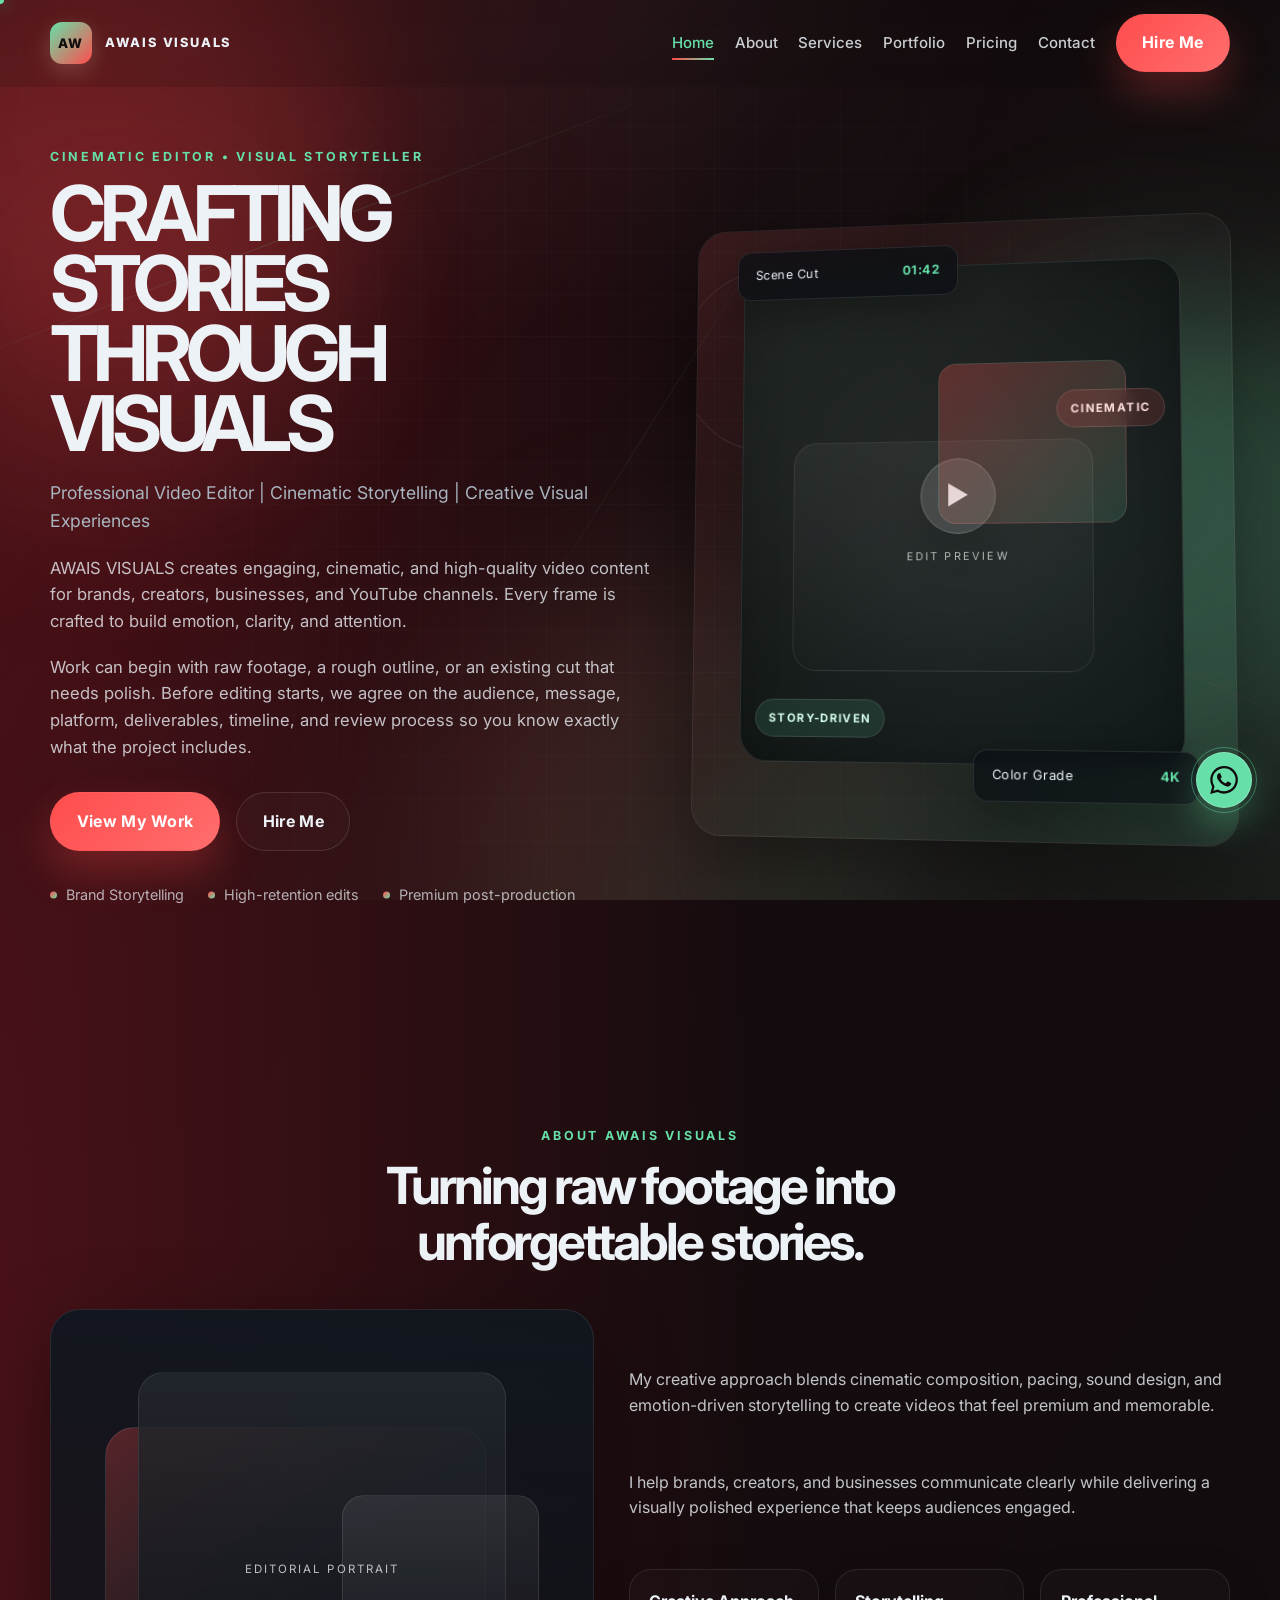
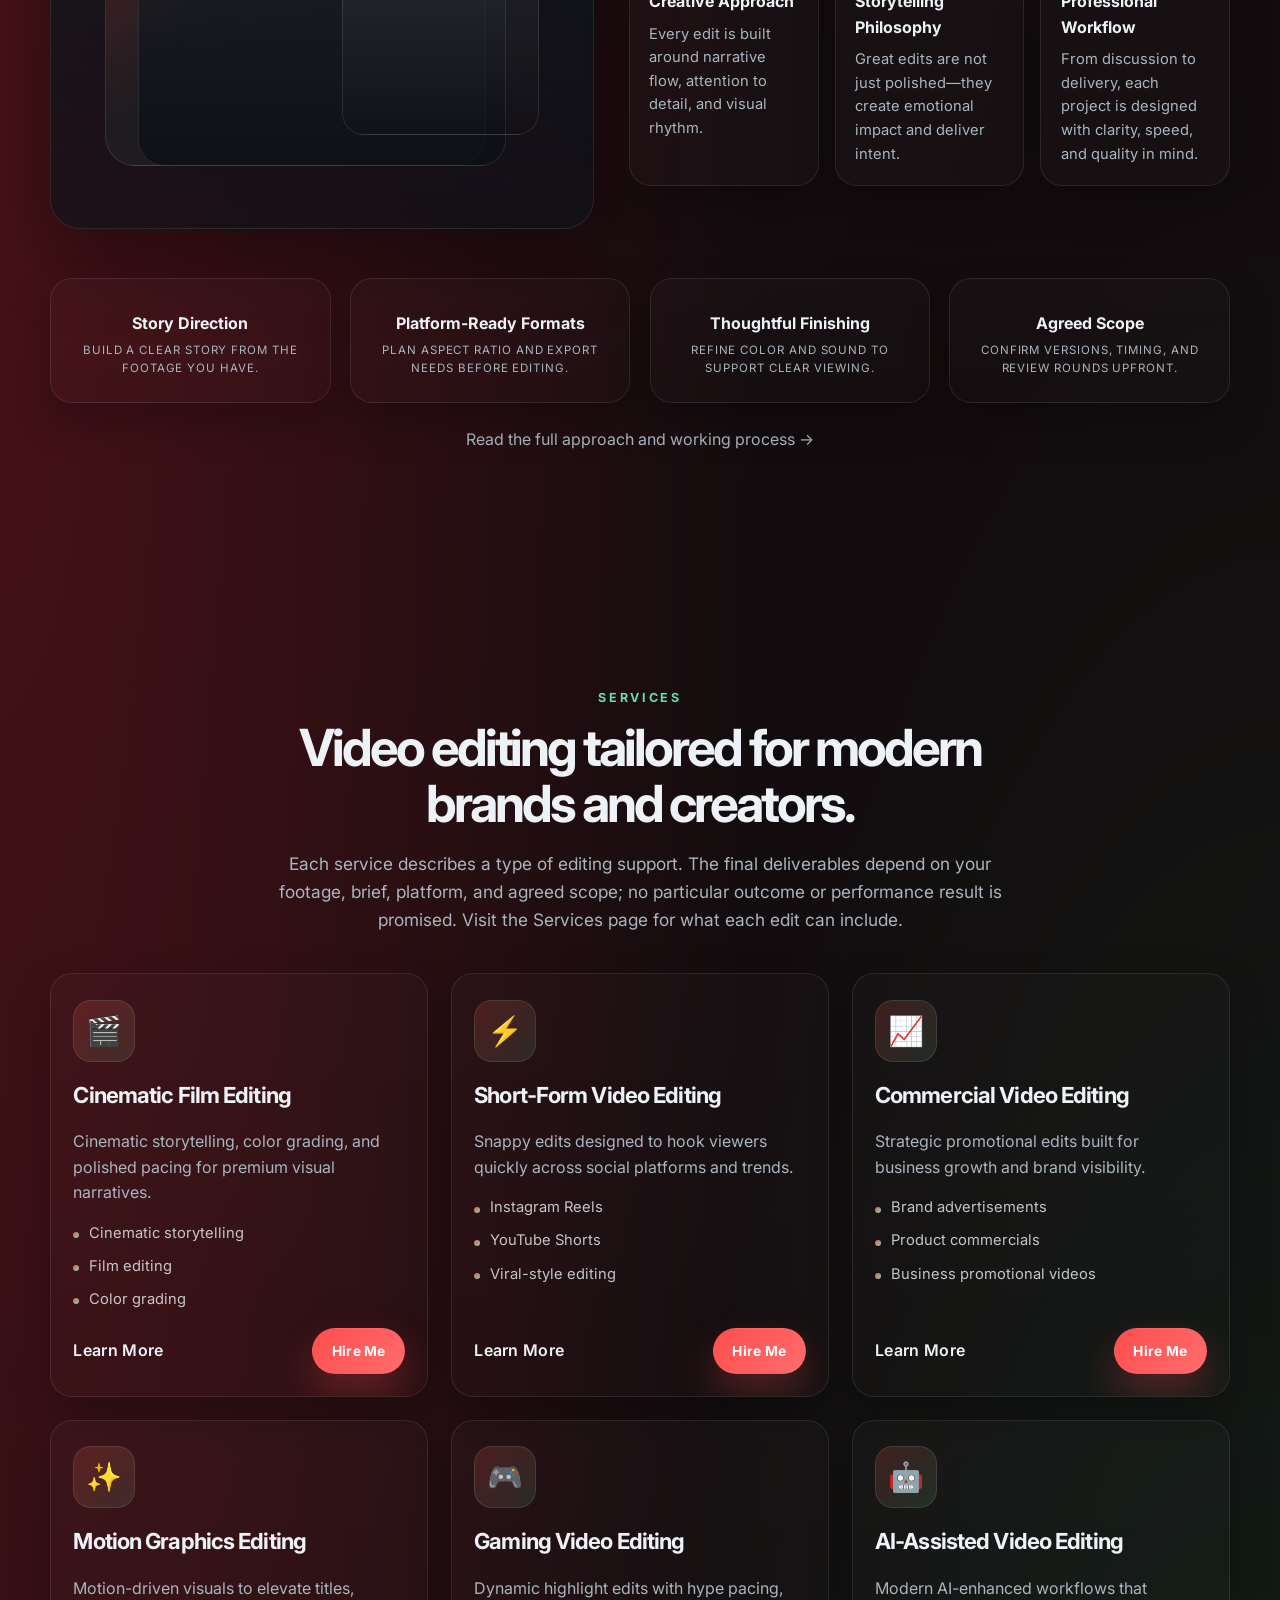
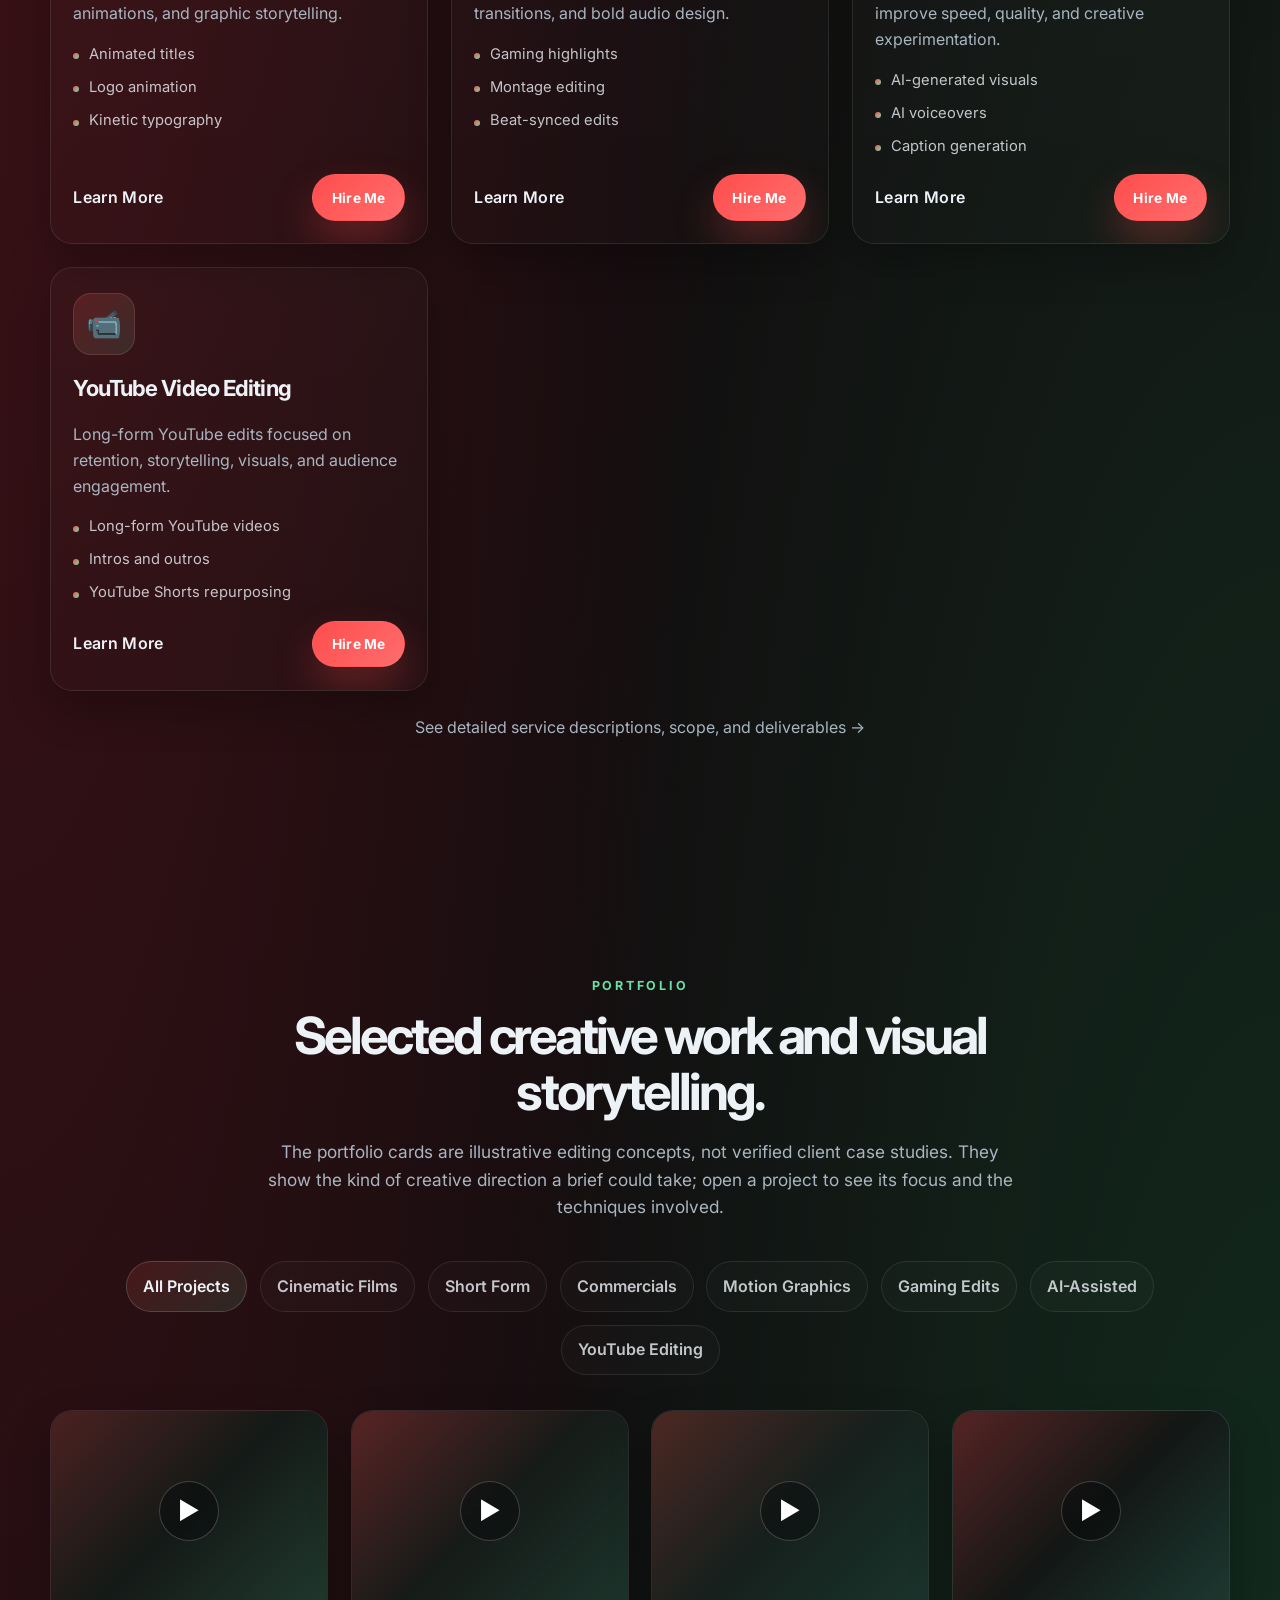
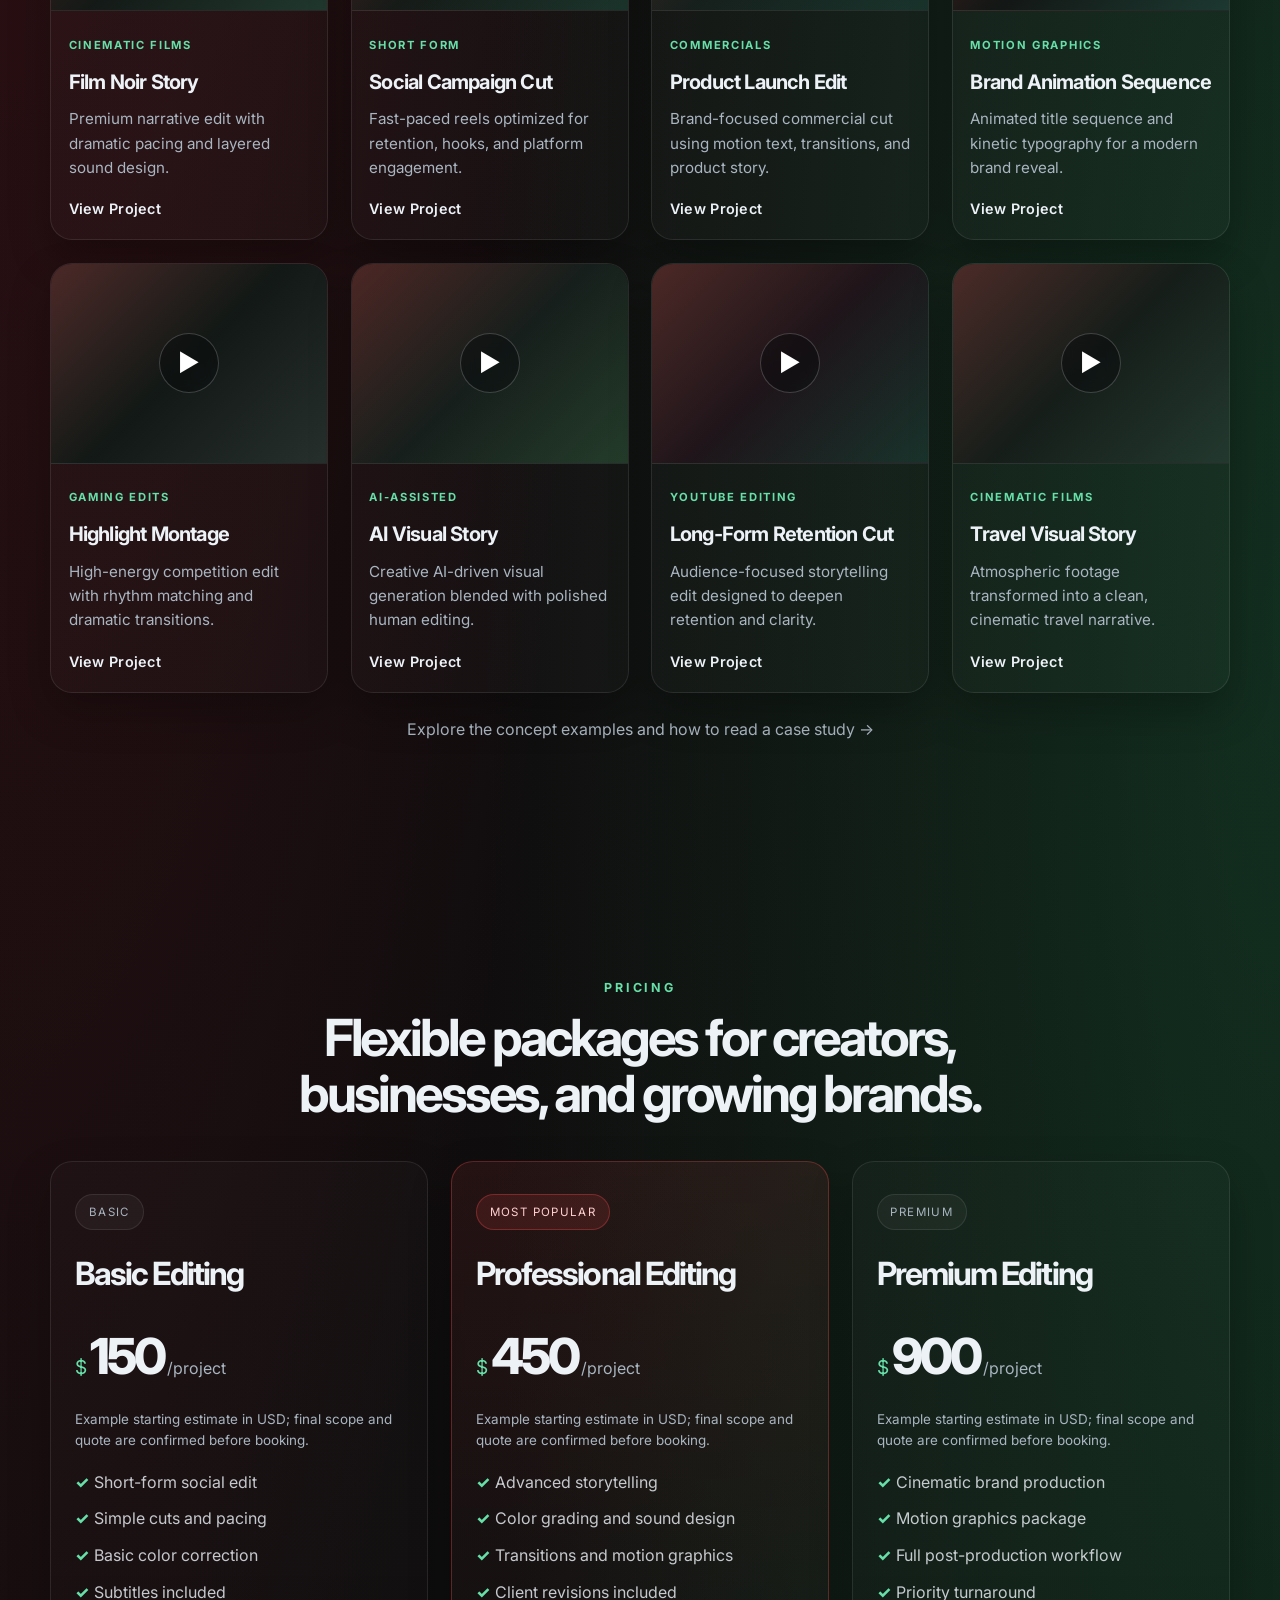
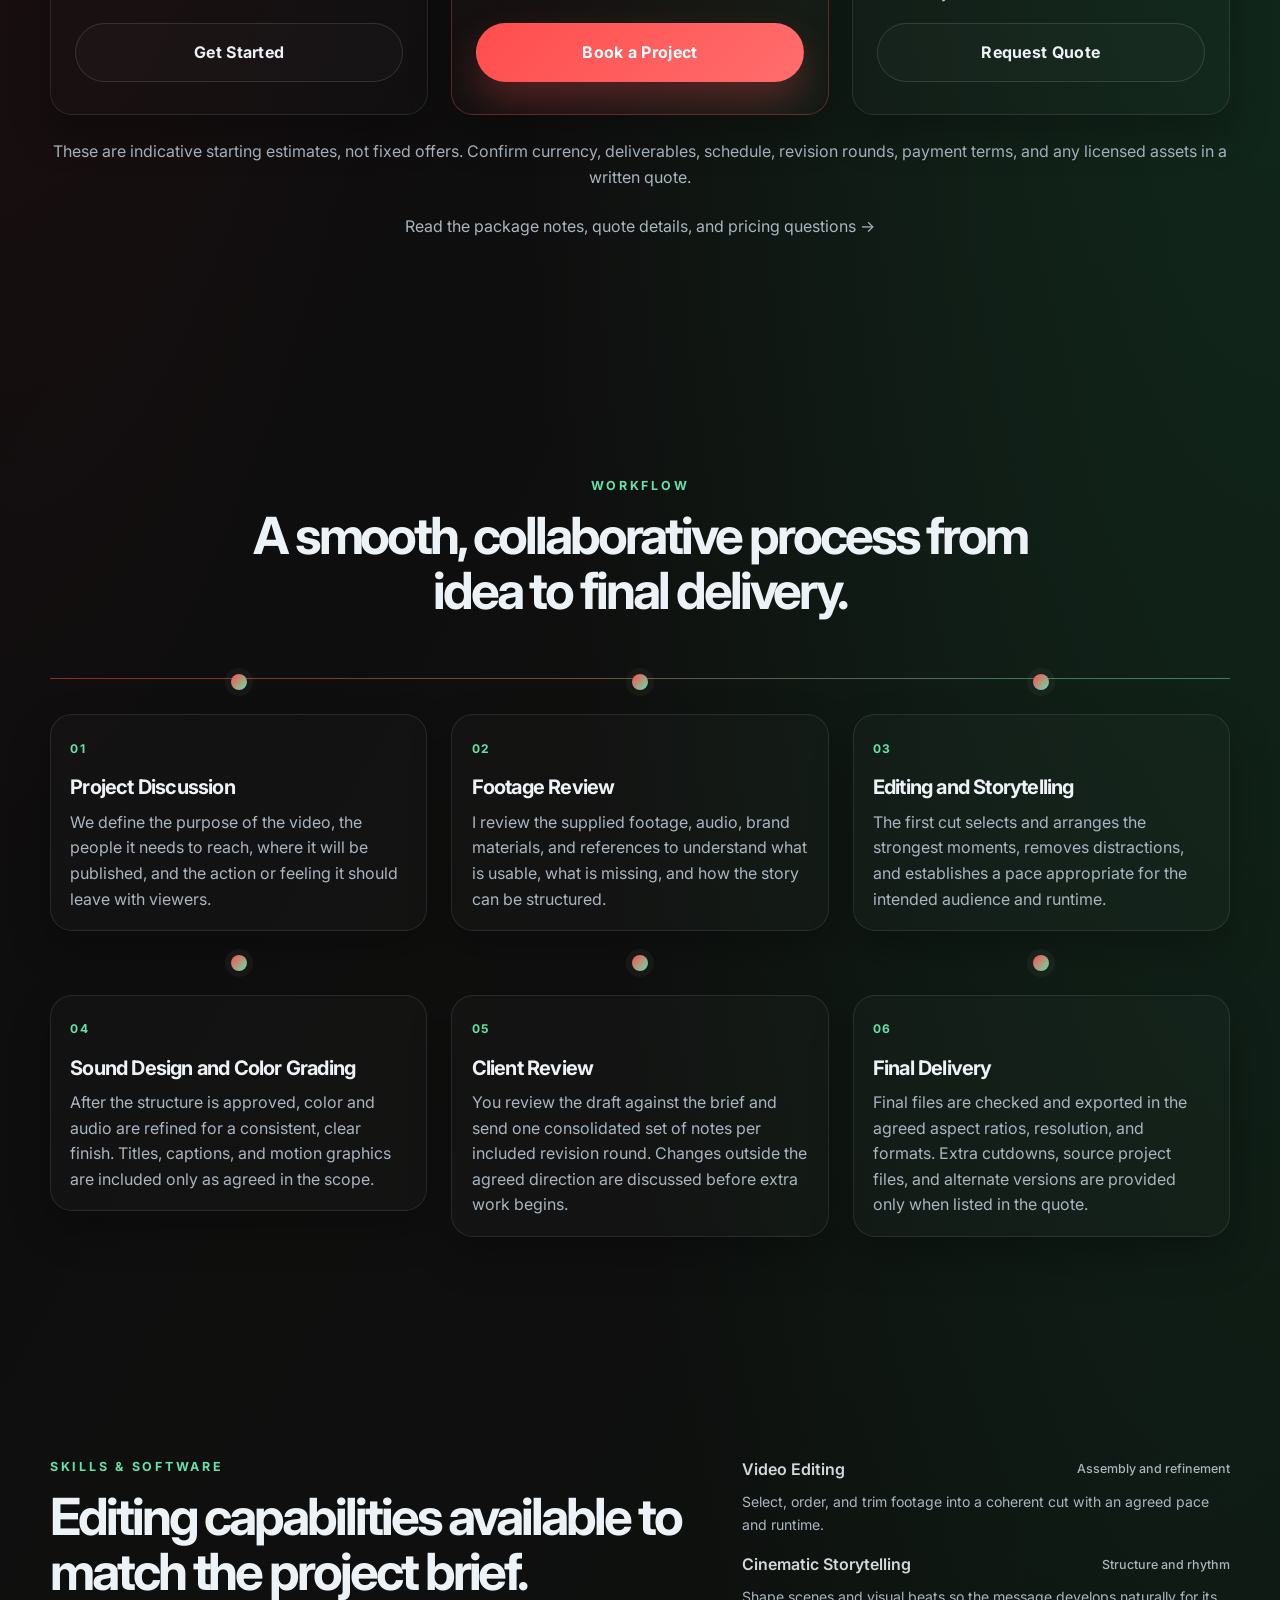
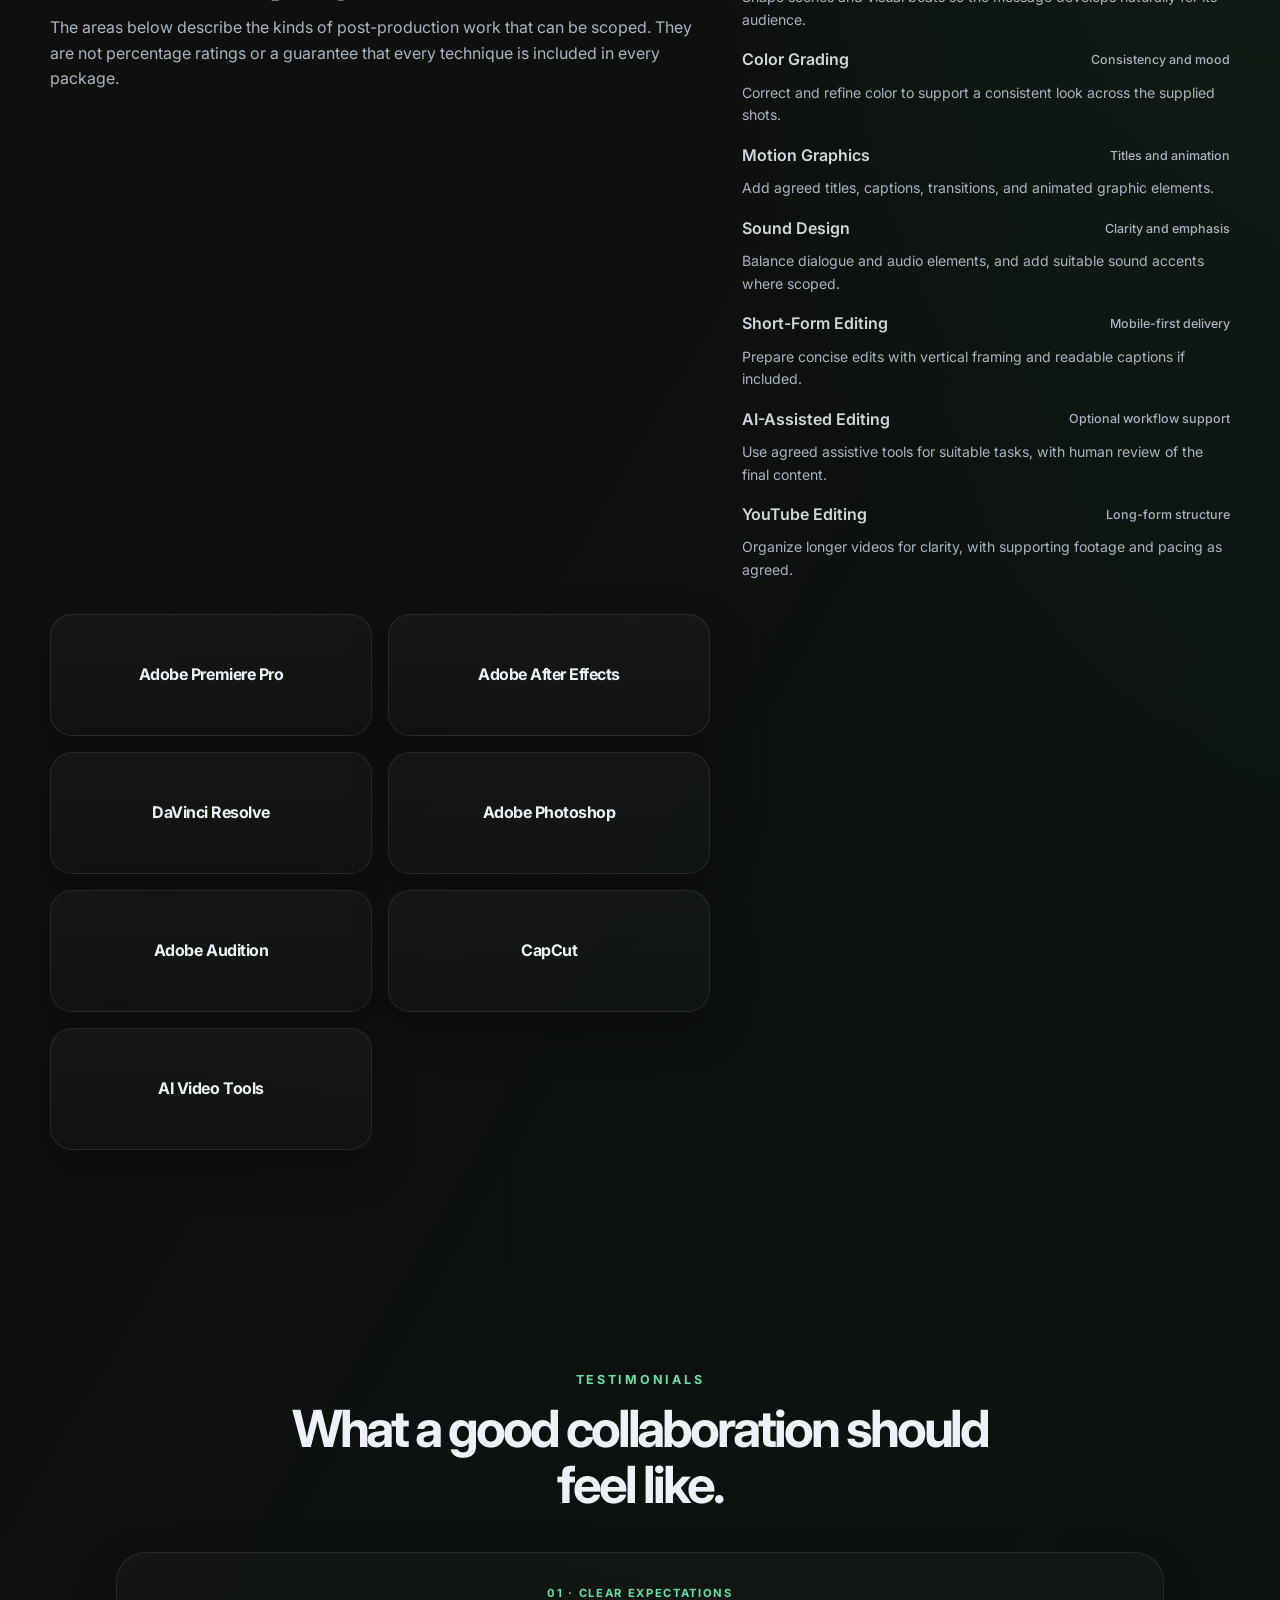
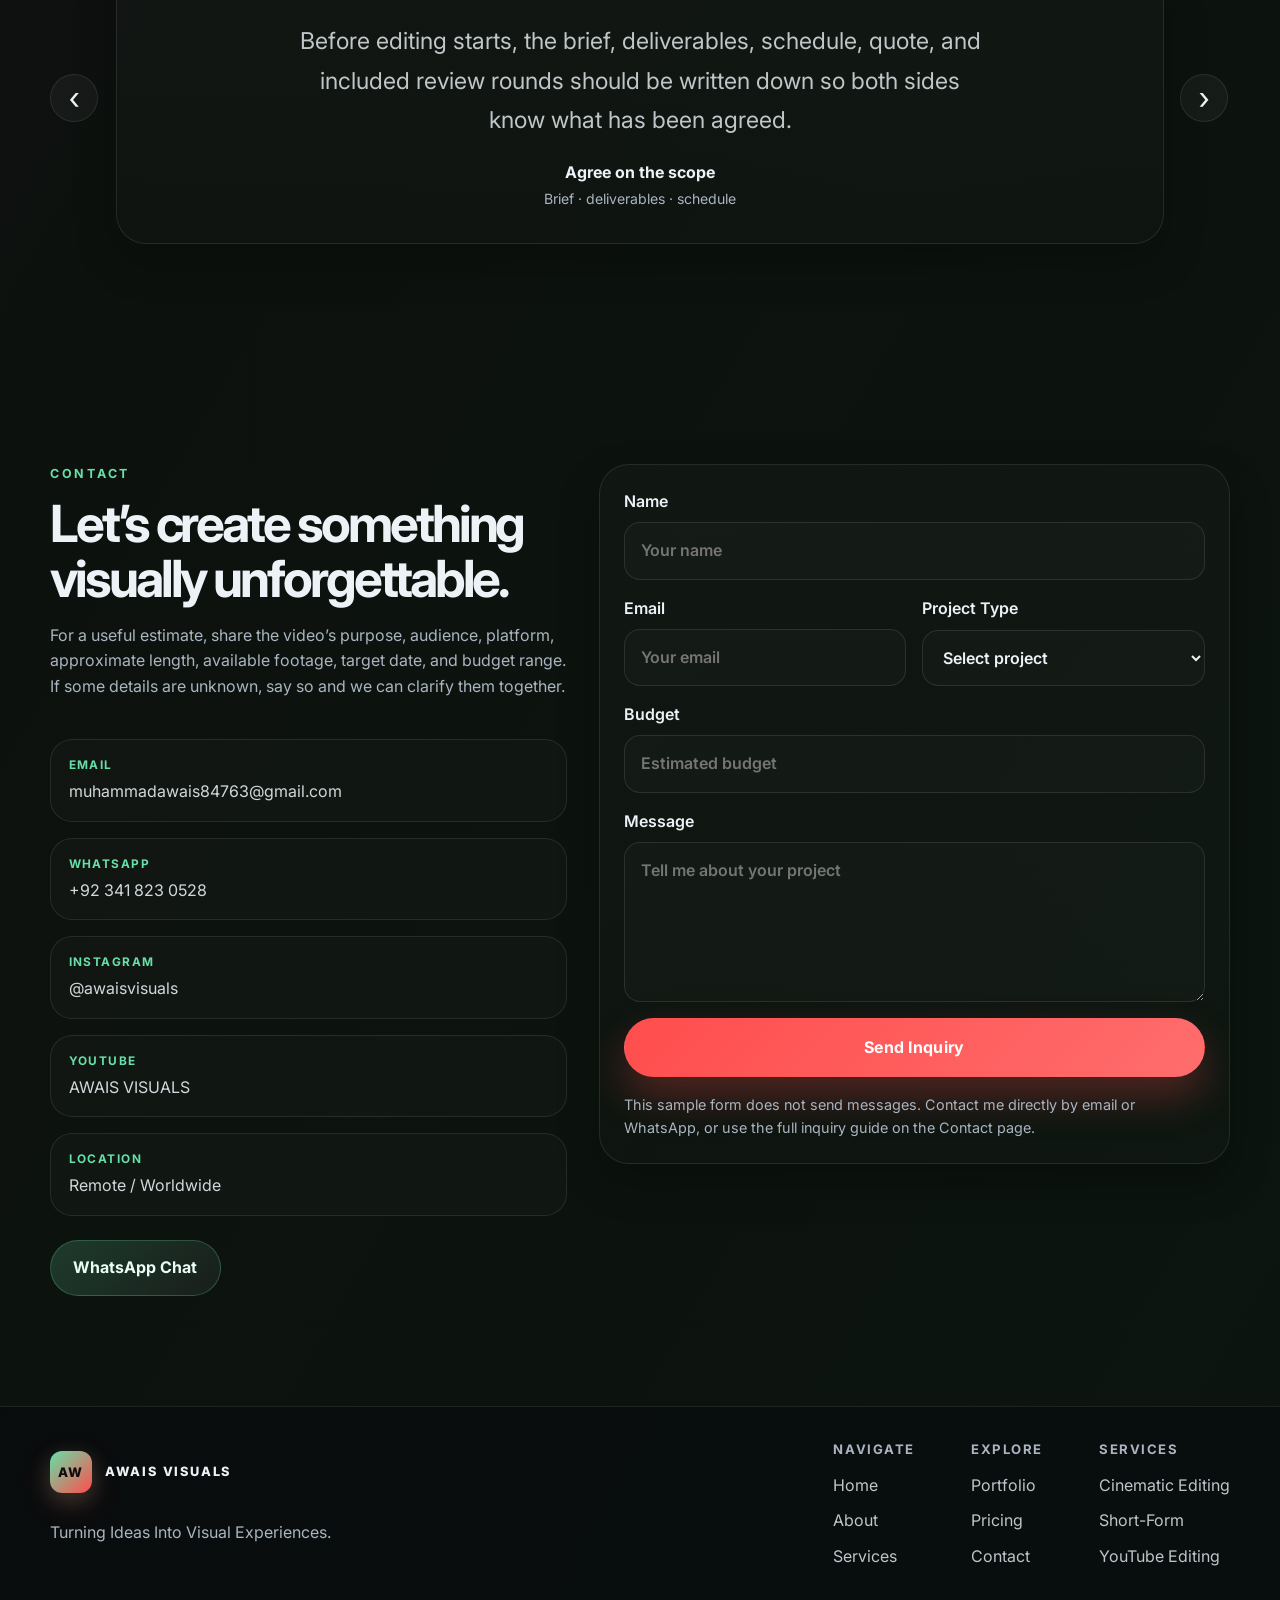
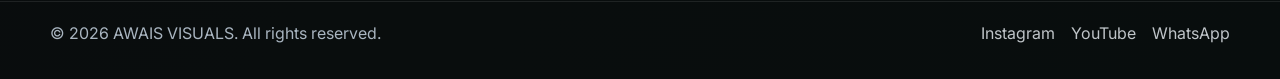
<file: index.html>
<!DOCTYPE html>
<html lang="en">
  <head>
    <meta charset="UTF-8" />
    <meta name="viewport" content="width=device-width, initial-scale=1.0" />
    <meta
      name="description"
      content="AWAIS VISUALS — professional video editor and visual storyteller crafting cinematic content for brands, creators, and businesses."
    />
    <title>AWAIS VISUALS | Video Editor Portfolio</title>
    <link rel="preconnect" href="https://fonts.googleapis.com" />
    <link rel="preconnect" href="https://fonts.gstatic.com" crossorigin />
    <link
      href="https://fonts.googleapis.com/css2?family=Inter:wght@400;500;600;700;800;900&display=swap"
      rel="stylesheet"
    />
    <link rel="stylesheet" href="style.css" />
  </head>
  <body>
    <div class="page-shell">
      <div class="cursor-dot" aria-hidden="true"></div>
      <div class="cursor-ring" aria-hidden="true"></div>
      <div class="ambient-background" aria-hidden="true">
        <div class="ambient-gradient ambient-gradient-one"></div>
        <div class="ambient-gradient ambient-gradient-two"></div>
        <div class="ambient-gradient ambient-gradient-three"></div>
        <div class="ambient-grid"></div>
        <div class="particle-field"></div>
        <div class="ambient-line ambient-line-one"></div>
        <div class="ambient-line ambient-line-two"></div>
        <div class="ambient-line ambient-line-three"></div>
      </div>
      <div class="bg-orb orb-1"></div>
      <div class="bg-orb orb-2"></div>
      <div class="bg-grid"></div>
      <header class="site-header" id="top">
        <nav class="nav container" aria-label="Main navigation">
          <a href="#home" class="brand" aria-label="AWAIS VISUALS home">
            <span class="brand-mark">AW</span>
            <span class="brand-text">AWAIS VISUALS</span>
          </a>

          <button
            class="nav-toggle"
            type="button"
            aria-expanded="false"
            aria-label="Toggle navigation"
          >
            <span></span>
            <span></span>
            <span></span>
          </button>

          <div class="nav-panel">
            <ul class="nav-links">
              <li><a href="index.html" class="nav-link active" aria-current="page">Home</a></li>
              <li><a href="about.html" class="nav-link">About</a></li>
              <li><a href="services.html" class="nav-link">Services</a></li>
              <li><a href="portfolio.html" class="nav-link">Portfolio</a></li>
              <li><a href="pricing.html" class="nav-link">Pricing</a></li>
              <li><a href="contact.html" class="nav-link">Contact</a></li>
            </ul>
            <a href="contact.html" class="btn btn-primary nav-cta">Hire Me</a>
          </div>
        </nav>
      </header>

      <main>
        <section class="hero section" id="home">
          <div class="container hero-grid">
            <div class="hero-copy reveal">
              <p class="eyebrow">Cinematic Editor • Visual Storyteller</p>
              <h1>
                CRAFTING STORIES<br />
                THROUGH VISUALS
              </h1>
              <p class="hero-subtitle">
                Professional Video Editor | Cinematic Storytelling | Creative
                Visual Experiences
              </p>
              <p class="hero-text">
                AWAIS VISUALS creates engaging, cinematic, and high-quality
                video content for brands, creators, businesses, and YouTube
                channels. Every frame is crafted to build emotion, clarity, and
                attention.
              </p>
              <p class="hero-text">
                Work can begin with raw footage, a rough outline, or an existing
                cut that needs polish. Before editing starts, we agree on the
                audience, message, platform, deliverables, timeline, and review
                process so you know exactly what the project includes.
              </p>
              <div class="hero-actions">
                <a href="#portfolio" class="btn btn-primary">View My Work</a>
                <a href="#contact" class="btn btn-secondary">Hire Me</a>
              </div>
              <ul class="hero-trust" aria-label="Key strengths">
                <li>Brand Storytelling</li>
                <li>High-retention edits</li>
                <li>Premium post-production</li>
              </ul>
            </div>

            <div class="hero-visual reveal">
              <div class="hero-frame">
                <div class="timeline-card timeline-top">
                  <span>Scene Cut</span>
                  <span>01:42</span>
                </div>
                <div class="timeline-card timeline-bottom">
                  <span>Color Grade</span>
                  <span>4K</span>
                </div>
                <div class="play-ring"></div>
                <div class="video-placeholder">
                  <div class="placeholder-overlay">
                    <span class="play-button" aria-hidden="true">▶</span>
                    <small>EDIT PREVIEW</small>
                  </div>
                </div>
                <div class="floating-badge badge-red">Cinematic</div>
                <div class="floating-badge badge-green">Story-Driven</div>
              </div>
            </div>
          </div>
        </section>

        <section class="about section" id="about">
          <div class="container">
            <div class="section-heading reveal">
              <p class="eyebrow">About AWAIS VISUALS</p>
              <h2>Turning raw footage into unforgettable stories.</h2>
            </div>

            <div class="about-grid">
              <div class="about-visual reveal">
                <div class="portrait-card">
                  <div class="portrait-placeholder">
                    <span>EDITORIAL PORTRAIT</span>
                  </div>
                </div>
              </div>

              <div class="about-copy reveal">
                <div class="about-intro">
                  <p>
                    My creative approach blends cinematic composition, pacing,
                    sound design, and emotion-driven storytelling to create videos
                    that feel premium and memorable.
                  </p>
                  <p>
                    I help brands, creators, and businesses communicate clearly
                    while delivering a visually polished experience that keeps
                    audiences engaged.
                  </p>
                </div>

                <div class="about-points">
                  <div class="point">
                    <h3>Creative Approach</h3>
                    <p>
                      Every edit is built around narrative flow, attention to
                      detail, and visual rhythm.
                    </p>
                  </div>
                  <div class="point">
                    <h3>Storytelling Philosophy</h3>
                    <p>
                      Great edits are not just polished—they create emotional
                      impact and deliver intent.
                    </p>
                  </div>
                  <div class="point">
                    <h3>Professional Workflow</h3>
                    <p>
                      From discussion to delivery, each project is designed with
                      clarity, speed, and quality in mind.
                    </p>
                  </div>
                </div>
              </div>
            </div>

            <div class="stats-grid reveal" aria-label="Project priorities">
              <article class="stat-card">
                <span class="stat-label">Story Direction</span>
                <small>Build a clear story from the footage you have.</small>
              </article>
              <article class="stat-card">
                <span class="stat-label">Platform-Ready Formats</span>
                <small>Plan aspect ratio and export needs before editing.</small>
              </article>
              <article class="stat-card">
                <span class="stat-label">Thoughtful Finishing</span>
                <small>Refine color and sound to support clear viewing.</small>
              </article>
              <article class="stat-card">
                <span class="stat-label">Agreed Scope</span>
                <small>Confirm versions, timing, and review rounds upfront.</small>
              </article>
            </div>
            <p class="pricing-footnote"><a href="about.html">Read the full approach and working process →</a></p>
          </div>
        </section>

        <section class="services section" id="services">
          <div class="container">
            <div class="section-heading reveal">
              <p class="eyebrow">Services</p>
              <h2>Video editing tailored for modern brands and creators.</h2>
              <p class="page-lead">
                Each service describes a type of editing support. The final
                deliverables depend on your footage, brief, platform, and agreed
                scope; no particular outcome or performance result is promised.
                Visit the Services page for what each edit can include.
              </p>
            </div>

            <div class="services-grid">
              <article class="service-card reveal" data-service="cinematic-film">
                <div class="service-icon">🎬</div>
                <h3>Cinematic Film Editing</h3>
                <p>
                  Cinematic storytelling, color grading, and polished pacing for
                  premium visual narratives.
                </p>
                <ul>
                  <li>Cinematic storytelling</li>
                  <li>Film editing</li>
                  <li>Color grading</li>
                </ul>
                <div class="service-actions">
                  <button class="btn btn-link service-details-trigger" type="button">Learn More</button>
                  <a href="#contact" class="btn btn-primary btn-small">Hire Me</a>
                </div>
              </article>

              <article class="service-card reveal" data-service="short-form">
                <div class="service-icon">⚡</div>
                <h3>Short-Form Video Editing</h3>
                <p>
                  Snappy edits designed to hook viewers quickly across social
                  platforms and trends.
                </p>
                <ul>
                  <li>Instagram Reels</li>
                  <li>YouTube Shorts</li>
                  <li>Viral-style editing</li>
                </ul>
                <div class="service-actions">
                  <button class="btn btn-link service-details-trigger" type="button">Learn More</button>
                  <a href="#contact" class="btn btn-primary btn-small">Hire Me</a>
                </div>
              </article>

              <article class="service-card reveal" data-service="commercial">
                <div class="service-icon">📈</div>
                <h3>Commercial Video Editing</h3>
                <p>
                  Strategic promotional edits built for business growth and brand
                  visibility.
                </p>
                <ul>
                  <li>Brand advertisements</li>
                  <li>Product commercials</li>
                  <li>Business promotional videos</li>
                </ul>
                <div class="service-actions">
                  <button class="btn btn-link service-details-trigger" type="button">Learn More</button>
                  <a href="#contact" class="btn btn-primary btn-small">Hire Me</a>
                </div>
              </article>

              <article class="service-card reveal" data-service="motion-graphics">
                <div class="service-icon">✨</div>
                <h3>Motion Graphics Editing</h3>
                <p>
                  Motion-driven visuals to elevate titles, animations, and graphic
                  storytelling.
                </p>
                <ul>
                  <li>Animated titles</li>
                  <li>Logo animation</li>
                  <li>Kinetic typography</li>
                </ul>
                <div class="service-actions">
                  <button class="btn btn-link service-details-trigger" type="button">Learn More</button>
                  <a href="#contact" class="btn btn-primary btn-small">Hire Me</a>
                </div>
              </article>

              <article class="service-card reveal" data-service="gaming">
                <div class="service-icon">🎮</div>
                <h3>Gaming Video Editing</h3>
                <p>
                  Dynamic highlight edits with hype pacing, transitions, and bold
                  audio design.
                </p>
                <ul>
                  <li>Gaming highlights</li>
                  <li>Montage editing</li>
                  <li>Beat-synced edits</li>
                </ul>
                <div class="service-actions">
                  <button class="btn btn-link service-details-trigger" type="button">Learn More</button>
                  <a href="#contact" class="btn btn-primary btn-small">Hire Me</a>
                </div>
              </article>

              <article class="service-card reveal" data-service="ai-assisted">
                <div class="service-icon">🤖</div>
                <h3>AI-Assisted Video Editing</h3>
                <p>
                  Modern AI-enhanced workflows that improve speed, quality, and
                  creative experimentation.
                </p>
                <ul>
                  <li>AI-generated visuals</li>
                  <li>AI voiceovers</li>
                  <li>Caption generation</li>
                </ul>
                <div class="service-actions">
                  <button class="btn btn-link service-details-trigger" type="button">Learn More</button>
                  <a href="#contact" class="btn btn-primary btn-small">Hire Me</a>
                </div>
              </article>

              <article class="service-card reveal" data-service="youtube">
                <div class="service-icon">📹</div>
                <h3>YouTube Video Editing</h3>
                <p>
                  Long-form YouTube edits focused on retention, storytelling,
                  visuals, and audience engagement.
                </p>
                <ul>
                  <li>Long-form YouTube videos</li>
                  <li>Intros and outros</li>
                  <li>YouTube Shorts repurposing</li>
                </ul>
                <div class="service-actions">
                  <button class="btn btn-link service-details-trigger" type="button">Learn More</button>
                  <a href="#contact" class="btn btn-primary btn-small">Hire Me</a>
                </div>
              </article>
            </div>
            <p class="pricing-footnote"><a href="services.html">See detailed service descriptions, scope, and deliverables →</a></p>
          </div>
        </section>

        <section class="portfolio section" id="portfolio">
          <div class="container">
            <div class="section-heading reveal">
              <p class="eyebrow">Portfolio</p>
              <h2>Selected creative work and visual storytelling.</h2>
              <p class="page-lead">
                The portfolio cards are illustrative editing concepts, not
                verified client case studies. They show the kind of creative
                direction a brief could take; open a project to see its focus
                and the techniques involved.
              </p>
            </div>

            <div class="filter-bar reveal" aria-label="Portfolio filters">
              <button class="filter-btn active" data-filter="all" type="button">All Projects</button>
              <button class="filter-btn" data-filter="cinematic" type="button">Cinematic Films</button>
              <button class="filter-btn" data-filter="short-form" type="button">Short Form</button>
              <button class="filter-btn" data-filter="commercial" type="button">Commercials</button>
              <button class="filter-btn" data-filter="motion" type="button">Motion Graphics</button>
              <button class="filter-btn" data-filter="gaming" type="button">Gaming Edits</button>
              <button class="filter-btn" data-filter="ai" type="button">AI-Assisted</button>
              <button class="filter-btn" data-filter="youtube" type="button">YouTube Editing</button>
            </div>

            <div class="portfolio-grid">
              <article class="project-card reveal" data-category="cinematic">
                <div class="project-thumb thumb-one">
                  <button class="play-cta" type="button" data-project="project-1" aria-label="View project 1">
                    ▶
                  </button>
                </div>
                <div class="project-copy">
                  <span class="project-category">Cinematic Films</span>
                  <h3>Film Noir Story</h3>
                  <p>Premium narrative edit with dramatic pacing and layered sound design.</p>
                  <button class="btn btn-link view-project" type="button" data-project="project-1">View Project</button>
                </div>
              </article>

              <article class="project-card reveal" data-category="short-form">
                <div class="project-thumb thumb-two">
                  <button class="play-cta" type="button" data-project="project-2" aria-label="View project 2">
                    ▶
                  </button>
                </div>
                <div class="project-copy">
                  <span class="project-category">Short Form</span>
                  <h3>Social Campaign Cut</h3>
                  <p>Fast-paced reels optimized for retention, hooks, and platform engagement.</p>
                  <button class="btn btn-link view-project" type="button" data-project="project-2">View Project</button>
                </div>
              </article>

              <article class="project-card reveal" data-category="commercial">
                <div class="project-thumb thumb-three">
                  <button class="play-cta" type="button" data-project="project-3" aria-label="View project 3">
                    ▶
                  </button>
                </div>
                <div class="project-copy">
                  <span class="project-category">Commercials</span>
                  <h3>Product Launch Edit</h3>
                  <p>Brand-focused commercial cut using motion text, transitions, and product story.</p>
                  <button class="btn btn-link view-project" type="button" data-project="project-3">View Project</button>
                </div>
              </article>

              <article class="project-card reveal" data-category="motion">
                <div class="project-thumb thumb-four">
                  <button class="play-cta" type="button" data-project="project-4" aria-label="View project 4">
                    ▶
                  </button>
                </div>
                <div class="project-copy">
                  <span class="project-category">Motion Graphics</span>
                  <h3>Brand Animation Sequence</h3>
                  <p>Animated title sequence and kinetic typography for a modern brand reveal.</p>
                  <button class="btn btn-link view-project" type="button" data-project="project-4">View Project</button>
                </div>
              </article>

              <article class="project-card reveal" data-category="gaming">
                <div class="project-thumb thumb-five">
                  <button class="play-cta" type="button" data-project="project-5" aria-label="View project 5">
                    ▶
                  </button>
                </div>
                <div class="project-copy">
                  <span class="project-category">Gaming Edits</span>
                  <h3>Highlight Montage</h3>
                  <p>High-energy competition edit with rhythm matching and dramatic transitions.</p>
                  <button class="btn btn-link view-project" type="button" data-project="project-5">View Project</button>
                </div>
              </article>

              <article class="project-card reveal" data-category="ai">
                <div class="project-thumb thumb-six">
                  <button class="play-cta" type="button" data-project="project-6" aria-label="View project 6">
                    ▶
                  </button>
                </div>
                <div class="project-copy">
                  <span class="project-category">AI-Assisted</span>
                  <h3>AI Visual Story</h3>
                  <p>Creative AI-driven visual generation blended with polished human editing.</p>
                  <button class="btn btn-link view-project" type="button" data-project="project-6">View Project</button>
                </div>
              </article>

              <article class="project-card reveal" data-category="youtube">
                <div class="project-thumb thumb-seven">
                  <button class="play-cta" type="button" data-project="project-7" aria-label="View project 7">
                    ▶
                  </button>
                </div>
                <div class="project-copy">
                  <span class="project-category">YouTube Editing</span>
                  <h3>Long-Form Retention Cut</h3>
                  <p>Audience-focused storytelling edit designed to deepen retention and clarity.</p>
                  <button class="btn btn-link view-project" type="button" data-project="project-7">View Project</button>
                </div>
              </article>

              <article class="project-card reveal" data-category="cinematic">
                <div class="project-thumb thumb-eight">
                  <button class="play-cta" type="button" data-project="project-8" aria-label="View project 8">
                    ▶
                  </button>
                </div>
                <div class="project-copy">
                  <span class="project-category">Cinematic Films</span>
                  <h3>Travel Visual Story</h3>
                  <p>Atmospheric footage transformed into a clean, cinematic travel narrative.</p>
                  <button class="btn btn-link view-project" type="button" data-project="project-8">View Project</button>
                </div>
              </article>
            </div>
            <p class="pricing-footnote"><a href="portfolio.html">Explore the concept examples and how to read a case study →</a></p>
          </div>
        </section>

        <section class="pricing section" id="pricing">
          <div class="container">
            <div class="section-heading reveal">
              <p class="eyebrow">Pricing</p>
              <h2>Flexible packages for creators, businesses, and growing brands.</h2>
            </div>

            <div class="pricing-grid">
              <article class="price-card reveal">
                <span class="plan-tag">Basic</span>
                <h3>Basic Editing</h3>
                <div class="price-row">
                  <span class="currency">$</span>
                  <span class="price-value">150</span>
                  <span class="price-suffix">/project</span>
                </div>
                <p class="price-note">Example starting estimate in USD; final scope and quote are confirmed before booking.</p>
                <ul>
                  <li>Short-form social edit</li>
                  <li>Simple cuts and pacing</li>
                  <li>Basic color correction</li>
                  <li>Subtitles included</li>
                </ul>
                <a href="#contact" class="btn btn-secondary full-width">Get Started</a>
              </article>

              <article class="price-card price-card-featured reveal">
                <span class="plan-tag featured">Most Popular</span>
                <h3>Professional Editing</h3>
                <div class="price-row">
                  <span class="currency">$</span>
                  <span class="price-value">450</span>
                  <span class="price-suffix">/project</span>
                </div>
                <p class="price-note">Example starting estimate in USD; final scope and quote are confirmed before booking.</p>
                <ul>
                  <li>Advanced storytelling</li>
                  <li>Color grading and sound design</li>
                  <li>Transitions and motion graphics</li>
                  <li>Client revisions included</li>
                </ul>
                <a href="#contact" class="btn btn-primary full-width">Book a Project</a>
              </article>

              <article class="price-card reveal">
                <span class="plan-tag">Premium</span>
                <h3>Premium Editing</h3>
                <div class="price-row">
                  <span class="currency">$</span>
                  <span class="price-value">900</span>
                  <span class="price-suffix">/project</span>
                </div>
                <p class="price-note">Example starting estimate in USD; final scope and quote are confirmed before booking.</p>
                <ul>
                  <li>Cinematic brand production</li>
                  <li>Motion graphics package</li>
                  <li>Full post-production workflow</li>
                  <li>Priority turnaround</li>
                </ul>
                <a href="#contact" class="btn btn-secondary full-width">Request Quote</a>
              </article>
            </div>

            <p class="pricing-footnote">These are indicative starting estimates, not fixed offers. Confirm currency, deliverables, schedule, revision rounds, payment terms, and any licensed assets in a written quote.</p>
            <p class="pricing-footnote"><a href="pricing.html">Read the package notes, quote details, and pricing questions →</a></p>
          </div>
        </section>

        <section class="workflow section" id="workflow">
          <div class="container">
            <div class="section-heading reveal">
              <p class="eyebrow">Workflow</p>
              <h2>A smooth, collaborative process from idea to final delivery.</h2>
            </div>

            <div class="timeline reveal">
              <div class="timeline-item">
                <div class="timeline-node"></div>
                <div class="timeline-content">
                  <span>01</span>
                  <h3>Project Discussion</h3>
                  <p>We define the purpose of the video, the people it needs to reach, where it will be published, and the action or feeling it should leave with viewers.</p>
                </div>
              </div>
              <div class="timeline-item">
                <div class="timeline-node"></div>
                <div class="timeline-content">
                  <span>02</span>
                  <h3>Footage Review</h3>
                  <p>I review the supplied footage, audio, brand materials, and references to understand what is usable, what is missing, and how the story can be structured.</p>
                </div>
              </div>
              <div class="timeline-item">
                <div class="timeline-node"></div>
                <div class="timeline-content">
                  <span>03</span>
                  <h3>Editing and Storytelling</h3>
                  <p>The first cut selects and arranges the strongest moments, removes distractions, and establishes a pace appropriate for the intended audience and runtime.</p>
                </div>
              </div>
              <div class="timeline-item">
                <div class="timeline-node"></div>
                <div class="timeline-content">
                  <span>04</span>
                  <h3>Sound Design and Color Grading</h3>
                  <p>After the structure is approved, color and audio are refined for a consistent, clear finish. Titles, captions, and motion graphics are included only as agreed in the scope.</p>
                </div>
              </div>
              <div class="timeline-item">
                <div class="timeline-node"></div>
                <div class="timeline-content">
                  <span>05</span>
                  <h3>Client Review</h3>
                  <p>You review the draft against the brief and send one consolidated set of notes per included revision round. Changes outside the agreed direction are discussed before extra work begins.</p>
                </div>
              </div>
              <div class="timeline-item">
                <div class="timeline-node"></div>
                <div class="timeline-content">
                  <span>06</span>
                  <h3>Final Delivery</h3>
                  <p>Final files are checked and exported in the agreed aspect ratios, resolution, and formats. Extra cutdowns, source project files, and alternate versions are provided only when listed in the quote.</p>
                </div>
              </div>
            </div>
          </div>
        </section>

        <section class="skills section" id="skills">
          <div class="container skill-layout">
            <div class="section-heading reveal skills-heading">
              <p class="eyebrow">Skills & Software</p>
              <h2>Editing capabilities available to match the project brief.</h2>
              <p class="page-copy">The areas below describe the kinds of post-production work that can be scoped. They are not percentage ratings or a guarantee that every technique is included in every package.</p>
            </div>

            <div class="skills-column reveal">
              <div class="skill-item">
                <div class="skill-meta"><span>Video Editing</span><span>Assembly and refinement</span></div>
                <p class="page-copy">Select, order, and trim footage into a coherent cut with an agreed pace and runtime.</p>
              </div>
              <div class="skill-item">
                <div class="skill-meta"><span>Cinematic Storytelling</span><span>Structure and rhythm</span></div>
                <p class="page-copy">Shape scenes and visual beats so the message develops naturally for its audience.</p>
              </div>
              <div class="skill-item">
                <div class="skill-meta"><span>Color Grading</span><span>Consistency and mood</span></div>
                <p class="page-copy">Correct and refine color to support a consistent look across the supplied shots.</p>
              </div>
              <div class="skill-item">
                <div class="skill-meta"><span>Motion Graphics</span><span>Titles and animation</span></div>
                <p class="page-copy">Add agreed titles, captions, transitions, and animated graphic elements.</p>
              </div>
              <div class="skill-item">
                <div class="skill-meta"><span>Sound Design</span><span>Clarity and emphasis</span></div>
                <p class="page-copy">Balance dialogue and audio elements, and add suitable sound accents where scoped.</p>
              </div>
              <div class="skill-item">
                <div class="skill-meta"><span>Short-Form Editing</span><span>Mobile-first delivery</span></div>
                <p class="page-copy">Prepare concise edits with vertical framing and readable captions if included.</p>
              </div>
              <div class="skill-item">
                <div class="skill-meta"><span>AI-Assisted Editing</span><span>Optional workflow support</span></div>
                <p class="page-copy">Use agreed assistive tools for suitable tasks, with human review of the final content.</p>
              </div>
              <div class="skill-item">
                <div class="skill-meta"><span>YouTube Editing</span><span>Long-form structure</span></div>
                <p class="page-copy">Organize longer videos for clarity, with supporting footage and pacing as agreed.</p>
              </div>
            </div>

            <div class="software-column reveal">
              <div class="software-grid">
                <div class="software-card">Adobe Premiere Pro</div>
                <div class="software-card">Adobe After Effects</div>
                <div class="software-card">DaVinci Resolve</div>
                <div class="software-card">Adobe Photoshop</div>
                <div class="software-card">Adobe Audition</div>
                <div class="software-card">CapCut</div>
                <div class="software-card">AI Video Tools</div>
              </div>
            </div>
          </div>
        </section>

        <section class="testimonials section" id="testimonials">
          <div class="container">
            <div class="section-heading reveal">
              <p class="eyebrow">Testimonials</p>
              <h2>What a good collaboration should feel like.</h2>
            </div>

            <div class="testimonial-slider reveal">
              <button class="slider-btn prev" type="button" aria-label="Previous testimonial">‹</button>
              <div class="testimonial-track">
                <article class="testimonial active">
                  <span class="project-category">01 · Clear expectations</span>
                  <p>Before editing starts, the brief, deliverables, schedule, quote, and included review rounds should be written down so both sides know what has been agreed.</p>
                  <div class="testimonial-meta"><strong>Agree on the scope</strong><span>Brief · deliverables · schedule</span></div>
                </article>
                <article class="testimonial">
                  <span class="project-category">02 · Useful feedback</span>
                  <p>Review the cut against the original goal and send feedback together in one organized list. This keeps revisions focused and makes decisions easier to track.</p>
                  <div class="testimonial-meta"><strong>Review with purpose</strong><span>Draft · consolidated notes · refinement</span></div>
                </article>
                <article class="testimonial">
                  <span class="project-category">03 · Ready-to-use delivery</span>
                  <p>Before handoff, confirm the approved version, export dimensions, file format, and any additional cutdowns that were included in the project scope.</p>
                  <div class="testimonial-meta"><strong>Finish with clarity</strong><span>Approval · exports · handoff</span></div>
                </article>
              </div>
              <button class="slider-btn next" type="button" aria-label="Next testimonial">›</button>
            </div>
          </div>
        </section>

        <section class="contact section" id="contact">
          <div class="container contact-grid">
            <div class="contact-info reveal">
              <div class="section-heading left-align">
                <p class="eyebrow">Contact</p>
                <h2>Let’s create something visually unforgettable.</h2>
                <p class="page-copy">For a useful estimate, share the video’s purpose, audience, platform, approximate length, available footage, target date, and budget range. If some details are unknown, say so and we can clarify them together.</p>
              </div>

              <div class="contact-details">
                <div class="contact-item">
                  <span class="label">Email</span>
                  <a href="mailto:muhammadawais84763@gmail.com">muhammadawais84763@gmail.com</a>
                </div>
                <div class="contact-item">
                  <span class="label">WhatsApp</span>
                  <a href="https://wa.me/923418230528" target="_blank" rel="noreferrer">+92 341 823 0528</a>
                </div>
                <div class="contact-item">
                  <span class="label">Instagram</span>
                  <a href="https://instagram.com" target="_blank" rel="noreferrer">@awaisvisuals</a>
                </div>
                <div class="contact-item">
                  <span class="label">YouTube</span>
                  <a href="https://youtube.com" target="_blank" rel="noreferrer">AWAIS VISUALS</a>
                </div>
                <div class="contact-item">
                  <span class="label">Location</span>
                  <span>Remote / Worldwide</span>
                </div>
              </div>

              <a href="https://wa.me/923418230528" class="whatsapp-btn" target="_blank" rel="noreferrer">
                WhatsApp Chat
              </a>
            </div>

            <div class="contact-form-wrap reveal">
              <form class="contact-form" novalidate>
                <div class="field-row">
                  <label>
                    <span>Name</span>
                    <input type="text" name="name" placeholder="Your name" />
                  </label>
                </div>

                <div class="field-row two-col">
                  <label>
                    <span>Email</span>
                    <input type="email" name="email" placeholder="Your email" />
                  </label>
                  <label>
                    <span>Project Type</span>
                    <select name="projectType">
                      <option value="">Select project</option>
                      <option value="Cinematic film editing">Cinematic Film Editing</option>
                      <option value="Short-form editing">Short-Form Editing</option>
                      <option value="Commercial editing">Commercial Editing</option>
                      <option value="Motion graphics">Motion Graphics</option>
                      <option value="Gaming edits">Gaming Edits</option>
                      <option value="AI-assisted editing">AI-Assisted Editing</option>
                      <option value="YouTube editing">YouTube Editing</option>
                    </select>
                  </label>
                </div>

                <div class="field-row">
                  <label>
                    <span>Budget</span>
                    <input type="text" name="budget" placeholder="Estimated budget" />
                  </label>
                </div>

                <div class="field-row">
                  <label>
                    <span>Message</span>
                    <textarea name="message" rows="5" placeholder="Tell me about your project"></textarea>
                  </label>
                </div>

                <button type="submit" class="btn btn-primary submit-btn">Send Inquiry</button>
                <p class="form-status" aria-live="polite">This sample form does not send messages. Contact me directly by email or WhatsApp, or use the full inquiry guide on the Contact page.</p>
              </form>
            </div>
          </div>
        </section>
      </main>

      <footer class="site-footer">
        <div class="container footer-inner">
          <div class="footer-brand">
            <a href="index.html" class="brand footer-brand-link">
              <span class="brand-mark">AW</span>
              <span class="brand-text">AWAIS VISUALS</span>
            </a>
            <p>Turning Ideas Into Visual Experiences.</p>
          </div>

          <div class="footer-links">
            <div>
              <h4>Navigate</h4>
              <ul>
                <li><a href="index.html">Home</a></li>
                <li><a href="about.html">About</a></li>
                <li><a href="services.html">Services</a></li>
              </ul>
            </div>
            <div>
              <h4>Explore</h4>
              <ul>
                <li><a href="portfolio.html">Portfolio</a></li>
                <li><a href="pricing.html">Pricing</a></li>
                <li><a href="contact.html">Contact</a></li>
              </ul>
            </div>
            <div>
              <h4>Services</h4>
              <ul>
                <li><a href="services.html">Cinematic Editing</a></li>
                <li><a href="services.html">Short-Form</a></li>
                <li><a href="services.html">YouTube Editing</a></li>
              </ul>
            </div>
          </div>
        </div>

        <div class="footer-bottom">
          <div class="container footer-bottom-inner">
            <p>© 2026 AWAIS VISUALS. All rights reserved.</p>
            <div class="social-links">
              <a href="https://instagram.com" target="_blank" rel="noreferrer">Instagram</a>
              <a href="https://youtube.com" target="_blank" rel="noreferrer">YouTube</a>
              <a href="https://wa.me/923418230528" target="_blank" rel="noreferrer">WhatsApp</a>
            </div>
          </div>
        </div>

        <button type="button" class="back-to-top" aria-label="Back to top">↑</button>
      </footer>

      <a
        class="whatsapp-float"
        href="https://wa.me/923418230528"
        target="_blank"
        rel="noreferrer"
        aria-label="Chat with AWAIS VISUALS on WhatsApp"
      >
        <svg viewBox="0 0 24 24" aria-hidden="true">
          <path d="M20.52 3.48A11.82 11.82 0 0 0 12.08 0C5.55 0 .24 5.31.24 11.84c0 2.09.55 4.13 1.59 5.92L.14 24l6.38-1.67a11.83 11.83 0 0 0 5.56 1.4h.01c6.52 0 11.83-5.31 11.83-11.84 0-3.16-1.23-6.13-3.4-8.41ZM12.09 21.7h-.01a9.84 9.84 0 0 1-5.02-1.37l-.36-.21-3.79.99 1.01-3.69-.23-.38a9.83 9.83 0 0 1-1.51-5.2C2.18 6.41 6.62 1.97 12.08 1.97a9.8 9.8 0 0 1 6.97 2.89 9.82 9.82 0 0 1 2.89 6.99c0 5.46-4.44 9.85-9.85 9.85Zm5.4-7.38c-.3-.15-1.77-.87-2.04-.97-.27-.1-.47-.15-.67.15-.2.3-.77.97-.94 1.17-.17.2-.35.22-.65.07-.3-.15-1.27-.47-2.42-1.49-.89-.79-1.49-1.77-1.66-2.07-.17-.3-.02-.46.13-.61.13-.13.3-.35.45-.52.15-.17.2-.3.3-.5.1-.2.05-.37-.02-.52-.07-.15-.67-1.62-.92-2.22-.24-.58-.49-.5-.67-.51h-.57c-.2 0-.52.07-.79.37-.27.3-1.04 1.02-1.04 2.49 0 1.47 1.07 2.89 1.22 3.09.15.2 2.1 3.21 5.08 4.5.71.31 1.26.49 1.69.63.71.23 1.36.2 1.87.12.57-.08 1.77-.72 2.02-1.42.25-.7.25-1.3.17-1.42-.07-.12-.27-.2-.57-.35Z" />
        </svg>
      </a>
    </div>

    <div class="modal-overlay" id="project-modal" aria-hidden="true">
      <div class="modal-panel project-modal" role="dialog" aria-modal="true" aria-labelledby="project-modal-title">
        <button type="button" class="modal-close" aria-label="Close project modal">×</button>
        <div class="modal-body">
          <div class="modal-media">
            <div class="modal-thumb" id="modal-thumb"></div>
          </div>
          <div class="modal-content">
            <span class="project-category" id="modal-category">Project Type</span>
            <h3 id="project-modal-title">Project Title</h3>
            <p id="project-description">Project description.</p>
            <ul id="project-details"></ul>
            <div class="modal-meta">
              <div>
                <span>Editing techniques</span>
                <p id="project-techniques">Narrative editing, sound design, color grading</p>
              </div>
              <div>
                <span>Software used</span>
                <p id="project-software">Premiere Pro, After Effects, DaVinci Resolve</p>
              </div>
            </div>
          </div>
        </div>
      </div>
    </div>

    <div class="modal-overlay" id="service-modal" aria-hidden="true">
      <div class="modal-panel service-modal" role="dialog" aria-modal="true" aria-labelledby="service-modal-title">
        <button type="button" class="modal-close" aria-label="Close service modal">×</button>
        <div class="modal-body compact">
          <div class="modal-content">
            <span class="project-category" id="service-category">Service</span>
            <h3 id="service-modal-title">Service Title</h3>
            <p id="service-description">Service description.</p>
            <ul id="service-features"></ul>
            <a href="#contact" class="btn btn-primary">Hire Me</a>
          </div>
        </div>
      </div>
    </div>

    <script src="script.js"></script>
  </body>
</html>
</file>
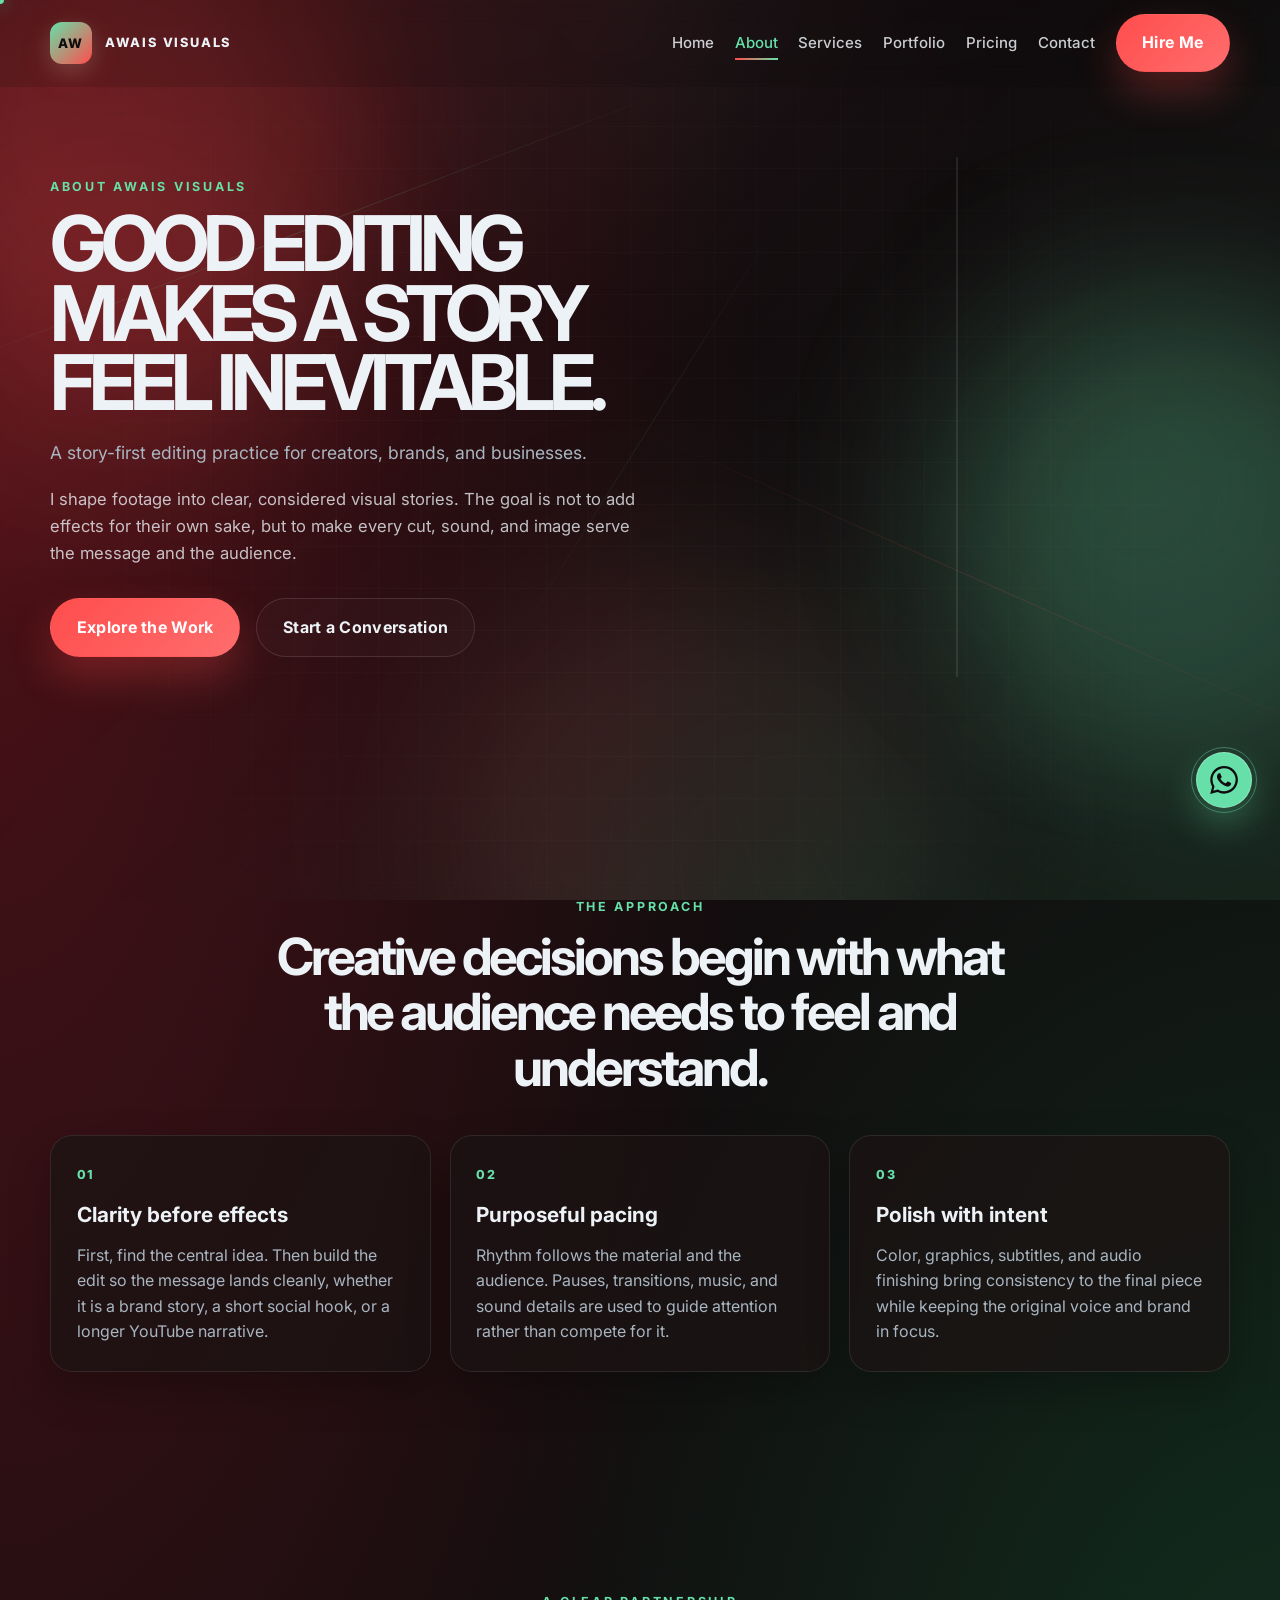
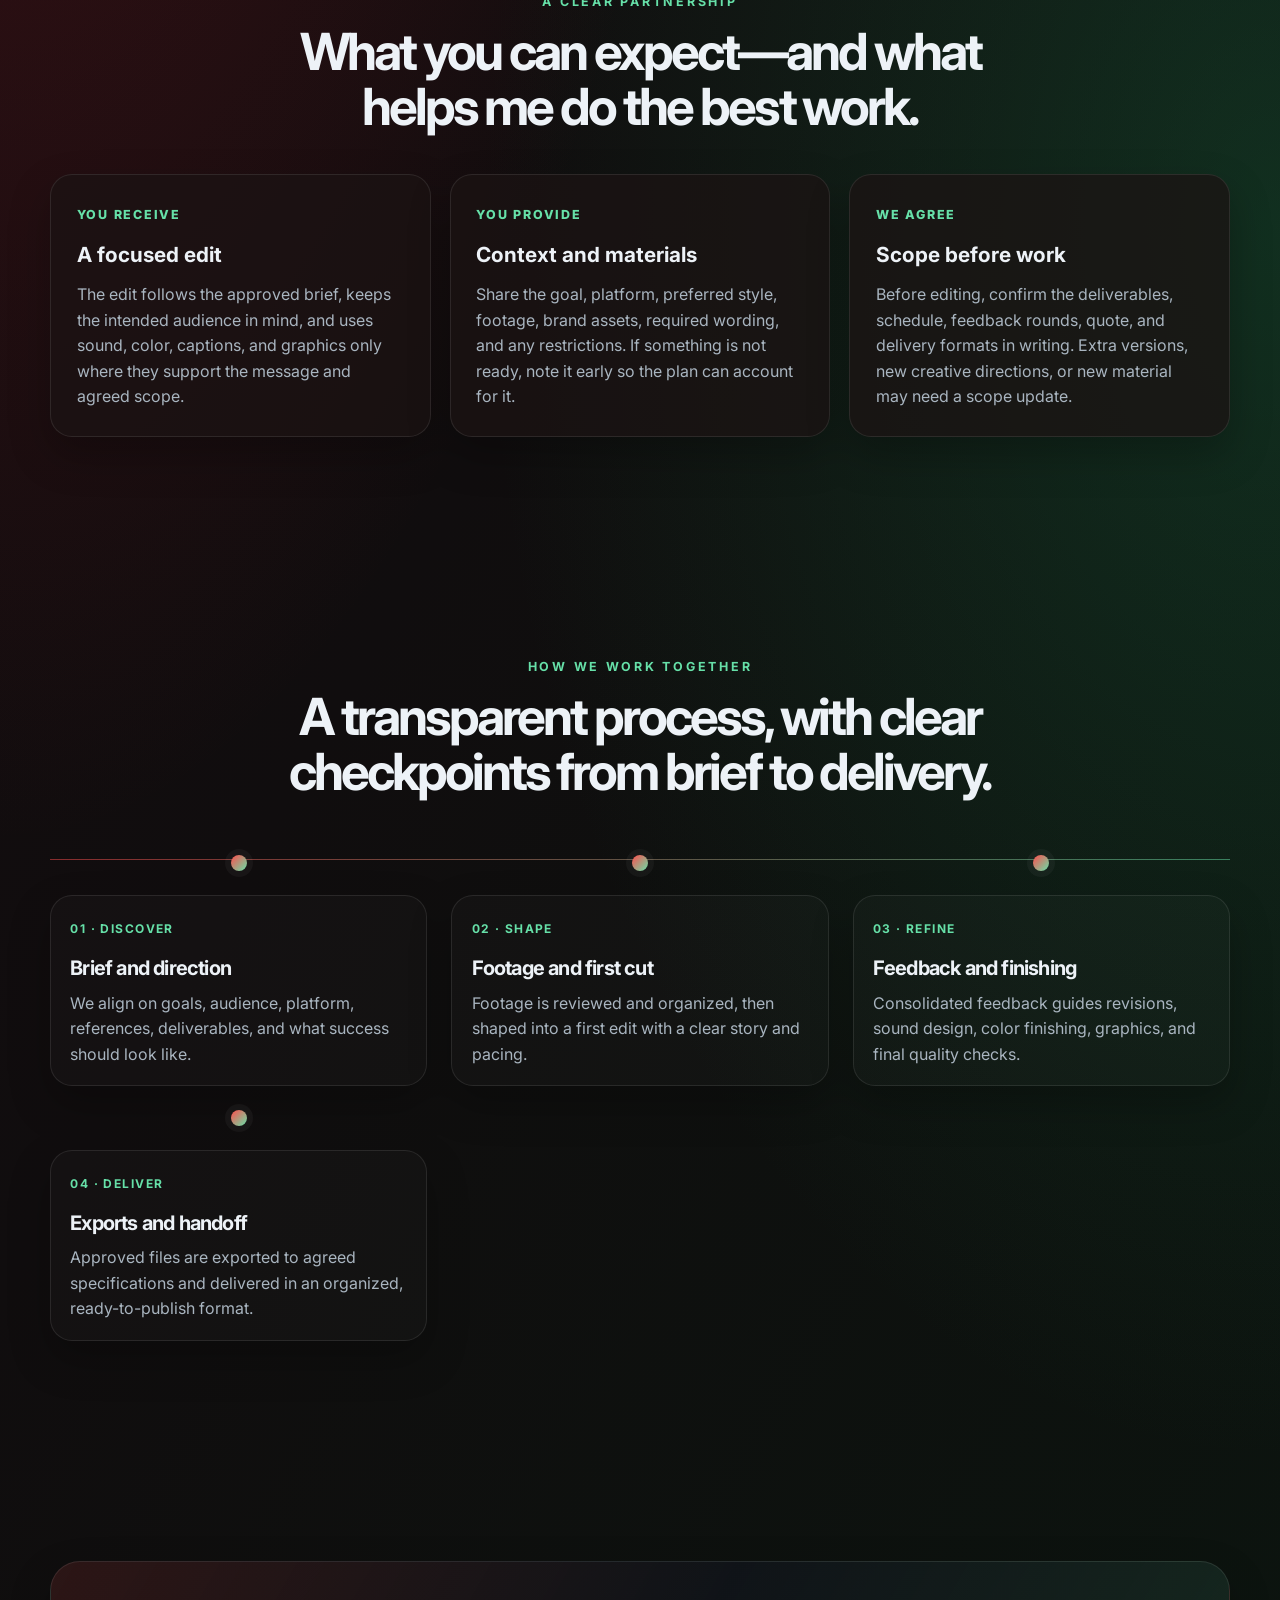
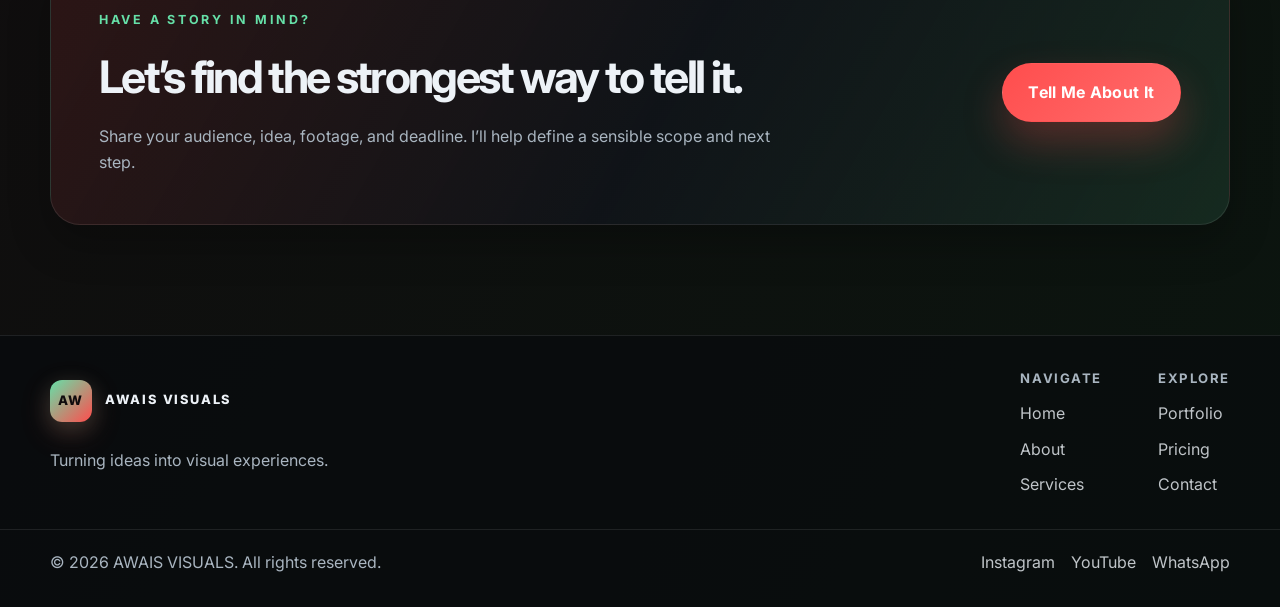
<file: about.html>
<!DOCTYPE html>
<html lang="en">
  <head>
    <meta charset="UTF-8" />
    <meta name="viewport" content="width=device-width, initial-scale=1.0" />
    <meta name="description" content="Meet AWAIS VISUALS: a thoughtful, story-first video editing practice focused on clear communication, cinematic craft, and dependable delivery." />
    <title>About | AWAIS VISUALS</title>
    <link rel="preconnect" href="https://fonts.googleapis.com" />
    <link rel="preconnect" href="https://fonts.gstatic.com" crossorigin />
    <link href="https://fonts.googleapis.com/css2?family=Inter:wght@400;500;600;700;800;900&display=swap" rel="stylesheet" />
    <link rel="stylesheet" href="style.css" />
  </head>
  <body>
    <div class="page-shell">
      <div class="cursor-dot" aria-hidden="true"></div>
      <div class="cursor-ring" aria-hidden="true"></div>
      <div class="ambient-background" aria-hidden="true">
        <div class="ambient-gradient ambient-gradient-one"></div>
        <div class="ambient-gradient ambient-gradient-two"></div>
        <div class="ambient-gradient ambient-gradient-three"></div>
        <div class="ambient-grid"></div>
        <div class="particle-field"></div>
        <div class="ambient-line ambient-line-one"></div>
        <div class="ambient-line ambient-line-two"></div>
        <div class="ambient-line ambient-line-three"></div>
      </div>
      <div class="bg-orb orb-1"></div>
      <div class="bg-orb orb-2"></div>
      <div class="bg-grid"></div>

      <header class="site-header" id="top">
        <nav class="nav container" aria-label="Main navigation">
          <a href="index.html" class="brand" aria-label="AWAIS VISUALS home"><span class="brand-mark">AW</span><span class="brand-text">AWAIS VISUALS</span></a>
          <button class="nav-toggle" type="button" aria-expanded="false" aria-label="Toggle navigation"><span></span><span></span><span></span></button>
          <div class="nav-panel">
            <ul class="nav-links">
              <li><a href="index.html" class="nav-link">Home</a></li>
              <li><a href="about.html" class="nav-link active" aria-current="page">About</a></li>
              <li><a href="services.html" class="nav-link">Services</a></li>
              <li><a href="portfolio.html" class="nav-link">Portfolio</a></li>
              <li><a href="pricing.html" class="nav-link">Pricing</a></li>
              <li><a href="contact.html" class="nav-link">Contact</a></li>
            </ul>
            <a href="contact.html" class="btn btn-primary nav-cta">Hire Me</a>
          </div>
        </nav>
      </header>

      <main>
        <section class="page-hero section">
          <div class="container hero-grid">
            <div class="hero-copy reveal">
              <p class="eyebrow">About AWAIS VISUALS</p>
              <h1>GOOD EDITING<br />MAKES A STORY<br />FEEL INEVITABLE.</h1>
              <p class="hero-subtitle">A story-first editing practice for creators, brands, and businesses.</p>
              <p class="hero-text">I shape footage into clear, considered visual stories. The goal is not to add effects for their own sake, but to make every cut, sound, and image serve the message and the audience.</p>
              <div class="hero-actions">
                <a href="portfolio.html" class="btn btn-primary">Explore the Work</a>
                <a href="contact.html" class="btn btn-secondary">Start a Conversation</a>
              </div>
            </div>
            <div class="hero-visual reveal">
              <div class="portrait-card">
                <div class="portrait-placeholder"><span>STORY FIRST · DETAIL ALWAYS</span></div>
              </div>
            </div>
          </div>
        </section>

        <section class="section">
          <div class="container">
            <div class="section-heading reveal">
              <p class="eyebrow">The Approach</p>
              <h2>Creative decisions begin with what the audience needs to feel and understand.</h2>
            </div>
            <div class="detail-grid">
              <article class="detail-card reveal"><span class="detail-number">01</span><h3>Clarity before effects</h3><p>First, find the central idea. Then build the edit so the message lands cleanly, whether it is a brand story, a short social hook, or a longer YouTube narrative.</p></article>
              <article class="detail-card reveal"><span class="detail-number">02</span><h3>Purposeful pacing</h3><p>Rhythm follows the material and the audience. Pauses, transitions, music, and sound details are used to guide attention rather than compete for it.</p></article>
              <article class="detail-card reveal"><span class="detail-number">03</span><h3>Polish with intent</h3><p>Color, graphics, subtitles, and audio finishing bring consistency to the final piece while keeping the original voice and brand in focus.</p></article>
            </div>
          </div>
        </section>

        <section class="section">
          <div class="container">
            <div class="section-heading reveal">
              <p class="eyebrow">A Clear Partnership</p>
              <h2>What you can expect—and what helps me do the best work.</h2>
            </div>
            <div class="detail-grid">
              <article class="detail-card reveal"><span class="detail-number">YOU RECEIVE</span><h3>A focused edit</h3><p>The edit follows the approved brief, keeps the intended audience in mind, and uses sound, color, captions, and graphics only where they support the message and agreed scope.</p></article>
              <article class="detail-card reveal"><span class="detail-number">YOU PROVIDE</span><h3>Context and materials</h3><p>Share the goal, platform, preferred style, footage, brand assets, required wording, and any restrictions. If something is not ready, note it early so the plan can account for it.</p></article>
              <article class="detail-card reveal"><span class="detail-number">WE AGREE</span><h3>Scope before work</h3><p>Before editing, confirm the deliverables, schedule, feedback rounds, quote, and delivery formats in writing. Extra versions, new creative directions, or new material may need a scope update.</p></article>
            </div>
          </div>
        </section>

        <section class="section">
          <div class="container">
            <div class="section-heading reveal">
              <p class="eyebrow">How We Work Together</p>
              <h2>A transparent process, with clear checkpoints from brief to delivery.</h2>
            </div>
            <div class="timeline reveal">
              <article class="timeline-item"><div class="timeline-node"></div><div class="timeline-content"><span>01 · Discover</span><h3>Brief and direction</h3><p>We align on goals, audience, platform, references, deliverables, and what success should look like.</p></div></article>
              <article class="timeline-item"><div class="timeline-node"></div><div class="timeline-content"><span>02 · Shape</span><h3>Footage and first cut</h3><p>Footage is reviewed and organized, then shaped into a first edit with a clear story and pacing.</p></div></article>
              <article class="timeline-item"><div class="timeline-node"></div><div class="timeline-content"><span>03 · Refine</span><h3>Feedback and finishing</h3><p>Consolidated feedback guides revisions, sound design, color finishing, graphics, and final quality checks.</p></div></article>
              <article class="timeline-item"><div class="timeline-node"></div><div class="timeline-content"><span>04 · Deliver</span><h3>Exports and handoff</h3><p>Approved files are exported to agreed specifications and delivered in an organized, ready-to-publish format.</p></div></article>
            </div>
          </div>
        </section>

        <section class="section">
          <div class="container page-callout reveal">
            <div><p class="eyebrow">Have a story in mind?</p><h2>Let’s find the strongest way to tell it.</h2><p>Share your audience, idea, footage, and deadline. I’ll help define a sensible scope and next step.</p></div>
            <a href="contact.html" class="btn btn-primary">Tell Me About It</a>
          </div>
        </section>
      </main>

      <footer class="site-footer">
        <div class="container footer-inner">
          <div class="footer-brand"><a href="index.html" class="brand"><span class="brand-mark">AW</span><span class="brand-text">AWAIS VISUALS</span></a><p>Turning ideas into visual experiences.</p></div>
          <div class="footer-links">
            <div><h4>Navigate</h4><ul><li><a href="index.html">Home</a></li><li><a href="about.html">About</a></li><li><a href="services.html">Services</a></li></ul></div>
            <div><h4>Explore</h4><ul><li><a href="portfolio.html">Portfolio</a></li><li><a href="pricing.html">Pricing</a></li><li><a href="contact.html">Contact</a></li></ul></div>
          </div>
        </div>
        <div class="footer-bottom"><div class="container footer-bottom-inner"><p>© 2026 AWAIS VISUALS. All rights reserved.</p><div class="social-links"><a href="https://instagram.com" target="_blank" rel="noreferrer">Instagram</a><a href="https://youtube.com" target="_blank" rel="noreferrer">YouTube</a><a href="https://wa.me/923418230528" target="_blank" rel="noreferrer">WhatsApp</a></div></div></div>
        <button type="button" class="back-to-top" aria-label="Back to top">↑</button>
      </footer>
      <a class="whatsapp-float" href="https://wa.me/923418230528" target="_blank" rel="noreferrer" aria-label="Chat with AWAIS VISUALS on WhatsApp"><svg viewBox="0 0 24 24" aria-hidden="true"><path d="M20.52 3.48A11.82 11.82 0 0 0 12.08 0C5.55 0 .24 5.31.24 11.84c0 2.09.55 4.13 1.59 5.92L.14 24l6.38-1.67a11.83 11.83 0 0 0 5.56 1.4h.01c6.52 0 11.83-5.31 11.83-11.84 0-3.16-1.23-6.13-3.4-8.41ZM12.09 21.7h-.01a9.84 9.84 0 0 1-5.02-1.37l-.36-.21-3.79.99 1.01-3.69-.23-.38a9.83 9.83 0 0 1-1.51-5.2C2.18 6.41 6.62 1.97 12.08 1.97a9.8 9.8 0 0 1 6.97 2.89 9.82 9.82 0 0 1 2.89 6.99c0 5.46-4.44 9.85-9.85 9.85Zm5.4-7.38c-.3-.15-1.77-.87-2.04-.97-.27-.1-.47-.15-.67.15-.2.3-.77.97-.94 1.17-.17.2-.35.22-.65.07-.3-.15-1.27-.47-2.42-1.49-.89-.79-1.49-1.77-1.66-2.07-.17-.3-.02-.46.13-.61.13-.13.3-.35.45-.52.15-.17.2-.3.3-.5.1-.2.05-.37-.02-.52-.07-.15-.67-1.62-.92-2.22-.24-.58-.49-.5-.67-.51h-.57c-.2 0-.52.07-.79.37-.27.3-1.04 1.02-1.04 2.49 0 1.47 1.07 2.89 1.22 3.09.15.2 2.1 3.21 5.08 4.5.71.31 1.26.49 1.69.63.71.23 1.36.2 1.87.12.57-.08 1.77-.72 2.02-1.42.25-.7.25-1.3.17-1.42-.07-.12-.27-.2-.57-.35Z"/></svg></a>
    </div>
    <script src="script.js"></script>
  </body>
</html>
</file>
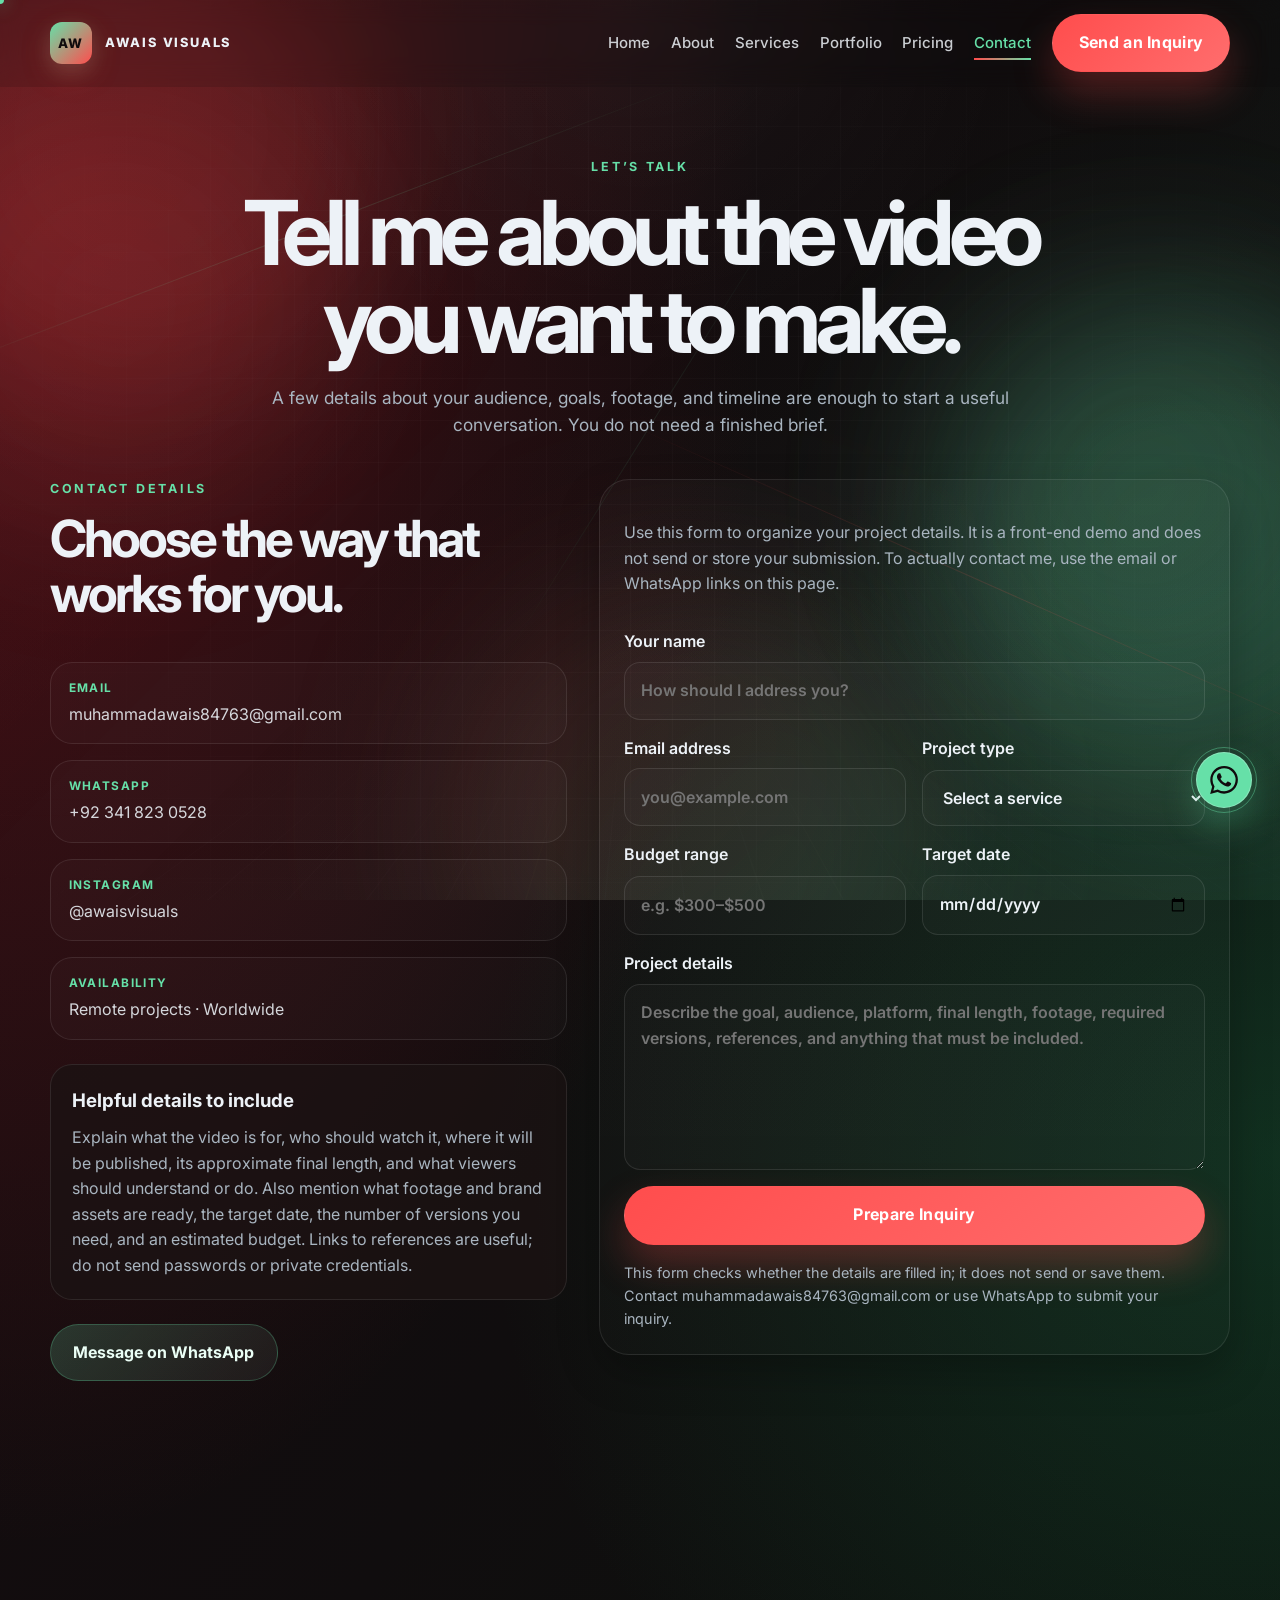
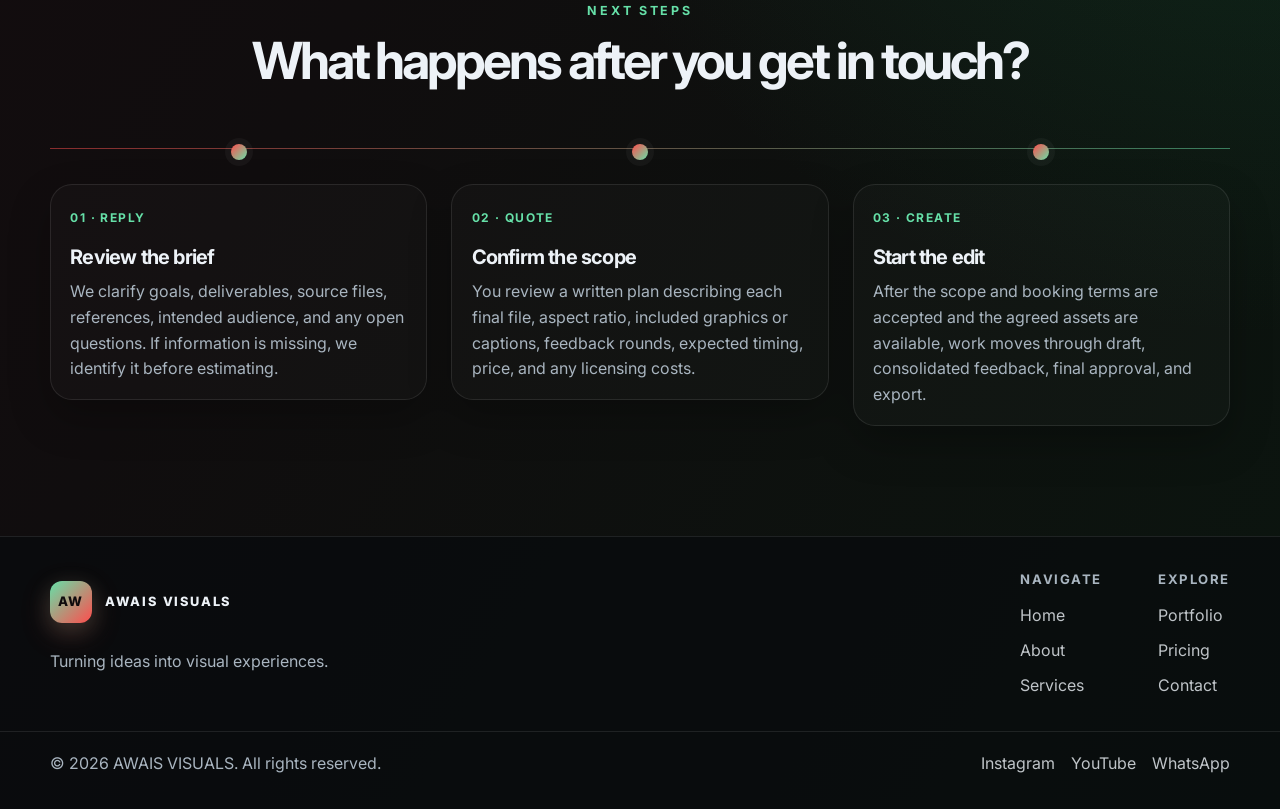
<file: contact.html>
<!DOCTYPE html>
<html lang="en">
  <head>
    <meta charset="UTF-8" />
    <meta name="viewport" content="width=device-width, initial-scale=1.0" />
    <meta name="description" content="Contact AWAIS VISUALS to discuss a video editing project, share your brief, and request a tailored quote." />
    <title>Contact | AWAIS VISUALS</title>
    <link rel="preconnect" href="https://fonts.googleapis.com" />
    <link rel="preconnect" href="https://fonts.gstatic.com" crossorigin />
    <link href="https://fonts.googleapis.com/css2?family=Inter:wght@400;500;600;700;800;900&display=swap" rel="stylesheet" />
    <link rel="stylesheet" href="style.css" />
  </head>
  <body>
    <div class="page-shell">
      <div class="cursor-dot" aria-hidden="true"></div><div class="cursor-ring" aria-hidden="true"></div>
      <div class="ambient-background" aria-hidden="true"><div class="ambient-gradient ambient-gradient-one"></div><div class="ambient-gradient ambient-gradient-two"></div><div class="ambient-gradient ambient-gradient-three"></div><div class="ambient-grid"></div><div class="particle-field"></div><div class="ambient-line ambient-line-one"></div><div class="ambient-line ambient-line-two"></div><div class="ambient-line ambient-line-three"></div></div><div class="bg-orb orb-1"></div><div class="bg-orb orb-2"></div><div class="bg-grid"></div>
      <header class="site-header" id="top"><nav class="nav container" aria-label="Main navigation">
        <a href="index.html" class="brand" aria-label="AWAIS VISUALS home"><span class="brand-mark">AW</span><span class="brand-text">AWAIS VISUALS</span></a>
        <button class="nav-toggle" type="button" aria-expanded="false" aria-label="Toggle navigation"><span></span><span></span><span></span></button>
        <div class="nav-panel"><ul class="nav-links"><li><a href="index.html" class="nav-link">Home</a></li><li><a href="about.html" class="nav-link">About</a></li><li><a href="services.html" class="nav-link">Services</a></li><li><a href="portfolio.html" class="nav-link">Portfolio</a></li><li><a href="pricing.html" class="nav-link">Pricing</a></li><li><a href="contact.html" class="nav-link active" aria-current="page">Contact</a></li></ul><a href="#inquiry" class="btn btn-primary nav-cta">Send an Inquiry</a></div>
      </nav></header>
      <main>
        <section class="page-hero section"><div class="container">
          <div class="section-heading reveal"><p class="eyebrow">Let’s Talk</p><h1 class="page-title">Tell me about the video you want to make.</h1><p class="page-lead">A few details about your audience, goals, footage, and timeline are enough to start a useful conversation. You do not need a finished brief.</p></div>
          <div class="contact-grid">
            <div class="contact-info reveal">
              <div class="section-heading left-align"><p class="eyebrow">Contact Details</p><h2>Choose the way that works for you.</h2></div>
              <div class="contact-details">
                <div class="contact-item"><span class="label">Email</span><a href="mailto:muhammadawais84763@gmail.com">muhammadawais84763@gmail.com</a></div>
                <div class="contact-item"><span class="label">WhatsApp</span><a href="https://wa.me/923418230528" target="_blank" rel="noreferrer">+92 341 823 0528</a></div>
                <div class="contact-item"><span class="label">Instagram</span><a href="https://instagram.com" target="_blank" rel="noreferrer">@awaisvisuals</a></div>
                <div class="contact-item"><span class="label">Availability</span><span>Remote projects · Worldwide</span></div>
              </div>
              <div class="contact-expectations"><h3>Helpful details to include</h3><p>Explain what the video is for, who should watch it, where it will be published, its approximate final length, and what viewers should understand or do. Also mention what footage and brand assets are ready, the target date, the number of versions you need, and an estimated budget. Links to references are useful; do not send passwords or private credentials.</p></div>
              <a href="https://wa.me/923418230528" class="whatsapp-btn" target="_blank" rel="noreferrer">Message on WhatsApp</a>
            </div>
            <div class="contact-form-wrap reveal" id="inquiry">
              <form class="contact-form" novalidate>
                <p class="page-copy">Use this form to organize your project details. It is a front-end demo and does not send or store your submission. To actually contact me, use the email or WhatsApp links on this page.</p>
                <div class="field-row"><label><span>Your name</span><input type="text" name="name" autocomplete="name" placeholder="How should I address you?" required /></label></div>
                <div class="field-row two-col">
                  <label><span>Email address</span><input type="email" name="email" autocomplete="email" placeholder="you@example.com" required /></label>
                  <label><span>Project type</span><select name="projectType" required><option value="">Select a service</option><option value="Cinematic film editing">Cinematic Film Editing</option><option value="Short-form editing">Short-Form Editing</option><option value="Commercial editing">Commercial / Brand Editing</option><option value="Motion graphics">Motion Graphics</option><option value="Gaming edits">Gaming Edits</option><option value="AI-assisted editing">AI-Assisted Editing</option><option value="YouTube editing">YouTube Editing</option><option value="Other">Not sure yet / Other</option></select></label>
                </div>
                <div class="field-row two-col">
                  <label><span>Budget range</span><input type="text" name="budget" placeholder="e.g. $300–$500" required /></label>
                  <label><span>Target date</span><input type="date" name="targetDate" /></label>
                </div>
                <div class="field-row"><label><span>Project details</span><textarea name="message" rows="6" placeholder="Describe the goal, audience, platform, final length, footage, required versions, references, and anything that must be included." required></textarea></label></div>
                <button type="submit" class="btn btn-primary submit-btn">Prepare Inquiry</button>
                <p class="form-status" aria-live="polite">This form checks whether the details are filled in; it does not send or save them. Contact muhammadawais84763@gmail.com or use WhatsApp to submit your inquiry.</p>
              </form>
            </div>
          </div>
        </div></section>
        <section class="section"><div class="container">
          <div class="section-heading reveal"><p class="eyebrow">Next Steps</p><h2>What happens after you get in touch?</h2></div>
          <div class="timeline reveal"><article class="timeline-item"><div class="timeline-node"></div><div class="timeline-content"><span>01 · Reply</span><h3>Review the brief</h3><p>We clarify goals, deliverables, source files, references, intended audience, and any open questions. If information is missing, we identify it before estimating.</p></div></article><article class="timeline-item"><div class="timeline-node"></div><div class="timeline-content"><span>02 · Quote</span><h3>Confirm the scope</h3><p>You review a written plan describing each final file, aspect ratio, included graphics or captions, feedback rounds, expected timing, price, and any licensing costs.</p></div></article><article class="timeline-item"><div class="timeline-node"></div><div class="timeline-content"><span>03 · Create</span><h3>Start the edit</h3><p>After the scope and booking terms are accepted and the agreed assets are available, work moves through draft, consolidated feedback, final approval, and export.</p></div></article></div>
        </div></section>
      </main>
      <footer class="site-footer"><div class="container footer-inner"><div class="footer-brand"><a href="index.html" class="brand"><span class="brand-mark">AW</span><span class="brand-text">AWAIS VISUALS</span></a><p>Turning ideas into visual experiences.</p></div><div class="footer-links"><div><h4>Navigate</h4><ul><li><a href="index.html">Home</a></li><li><a href="about.html">About</a></li><li><a href="services.html">Services</a></li></ul></div><div><h4>Explore</h4><ul><li><a href="portfolio.html">Portfolio</a></li><li><a href="pricing.html">Pricing</a></li><li><a href="contact.html">Contact</a></li></ul></div></div></div><div class="footer-bottom"><div class="container footer-bottom-inner"><p>© 2026 AWAIS VISUALS. All rights reserved.</p><div class="social-links"><a href="https://instagram.com" target="_blank" rel="noreferrer">Instagram</a><a href="https://youtube.com" target="_blank" rel="noreferrer">YouTube</a><a href="https://wa.me/923418230528" target="_blank" rel="noreferrer">WhatsApp</a></div></div></div><button type="button" class="back-to-top" aria-label="Back to top">↑</button></footer>
      <a class="whatsapp-float" href="https://wa.me/923418230528" target="_blank" rel="noreferrer" aria-label="Chat with AWAIS VISUALS on WhatsApp"><svg viewBox="0 0 24 24" aria-hidden="true"><path d="M20.52 3.48A11.82 11.82 0 0 0 12.08 0C5.55 0 .24 5.31.24 11.84c0 2.09.55 4.13 1.59 5.92L.14 24l6.38-1.67a11.83 11.83 0 0 0 5.56 1.4h.01c6.52 0 11.83-5.31 11.83-11.84 0-3.16-1.23-6.13-3.4-8.41ZM12.09 21.7h-.01a9.84 9.84 0 0 1-5.02-1.37l-.36-.21-3.79.99 1.01-3.69-.23-.38a9.83 9.83 0 0 1-1.51-5.2C2.18 6.41 6.62 1.97 12.08 1.97a9.8 9.8 0 0 1 6.97 2.89 9.82 9.82 0 0 1 2.89 6.99c0 5.46-4.44 9.85-9.85 9.85Zm5.4-7.38c-.3-.15-1.77-.87-2.04-.97-.27-.1-.47-.15-.67.15-.2.3-.77.97-.94 1.17-.17.2-.35.22-.65.07-.3-.15-1.27-.47-2.42-1.49-.89-.79-1.49-1.77-1.66-2.07-.17-.3-.02-.46.13-.61.13-.13.3-.35.45-.52.15-.17.2-.3.3-.5.1-.2.05-.37-.02-.52-.07-.15-.67-1.62-.92-2.22-.24-.58-.49-.5-.67-.51h-.57c-.2 0-.52.07-.79.37-.27.3-1.04 1.02-1.04 2.49 0 1.47 1.07 2.89 1.22 3.09.15.2 2.1 3.21 5.08 4.5.71.31 1.26.49 1.69.63.71.23 1.36.2 1.87.12.57-.08 1.77-.72 2.02-1.42.25-.7.25-1.3.17-1.42-.07-.12-.27-.2-.57-.35Z"/></svg></a>
    </div><script src="script.js"></script>
  </body>
</html>
</file>
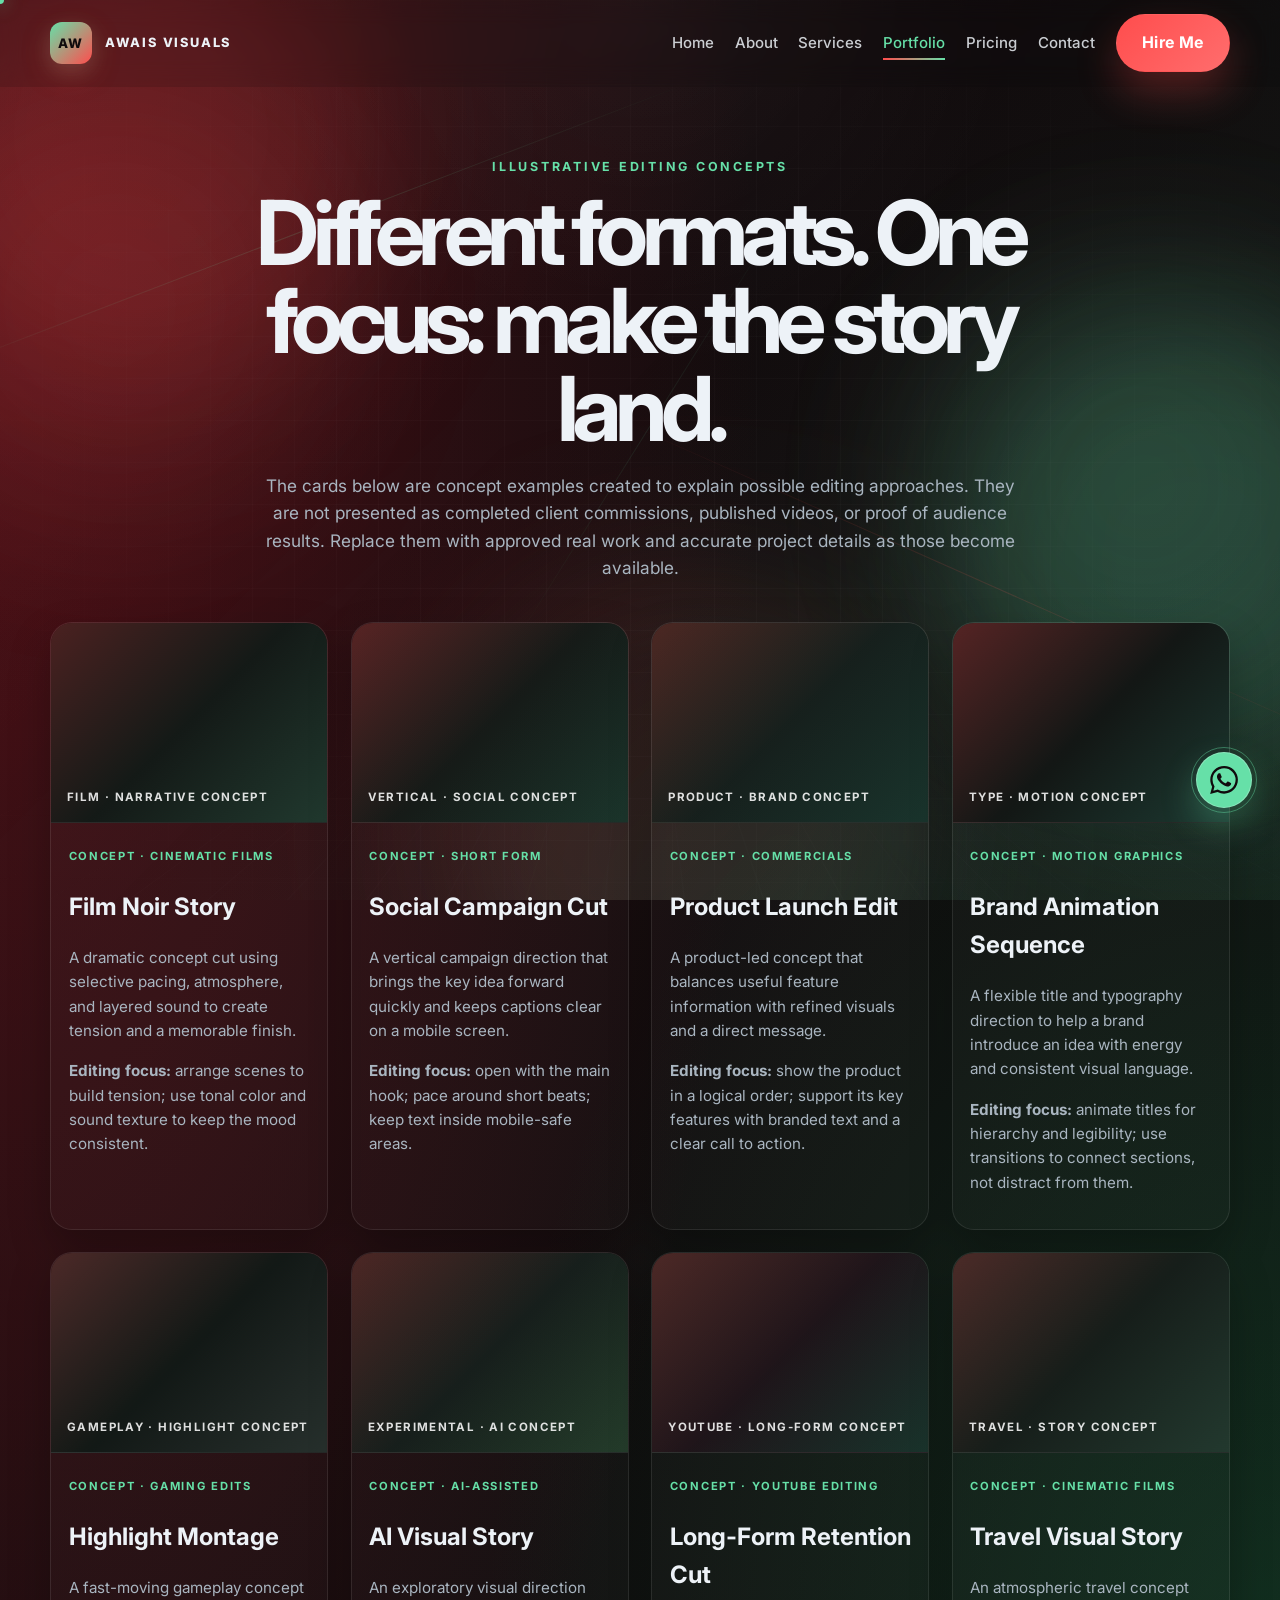
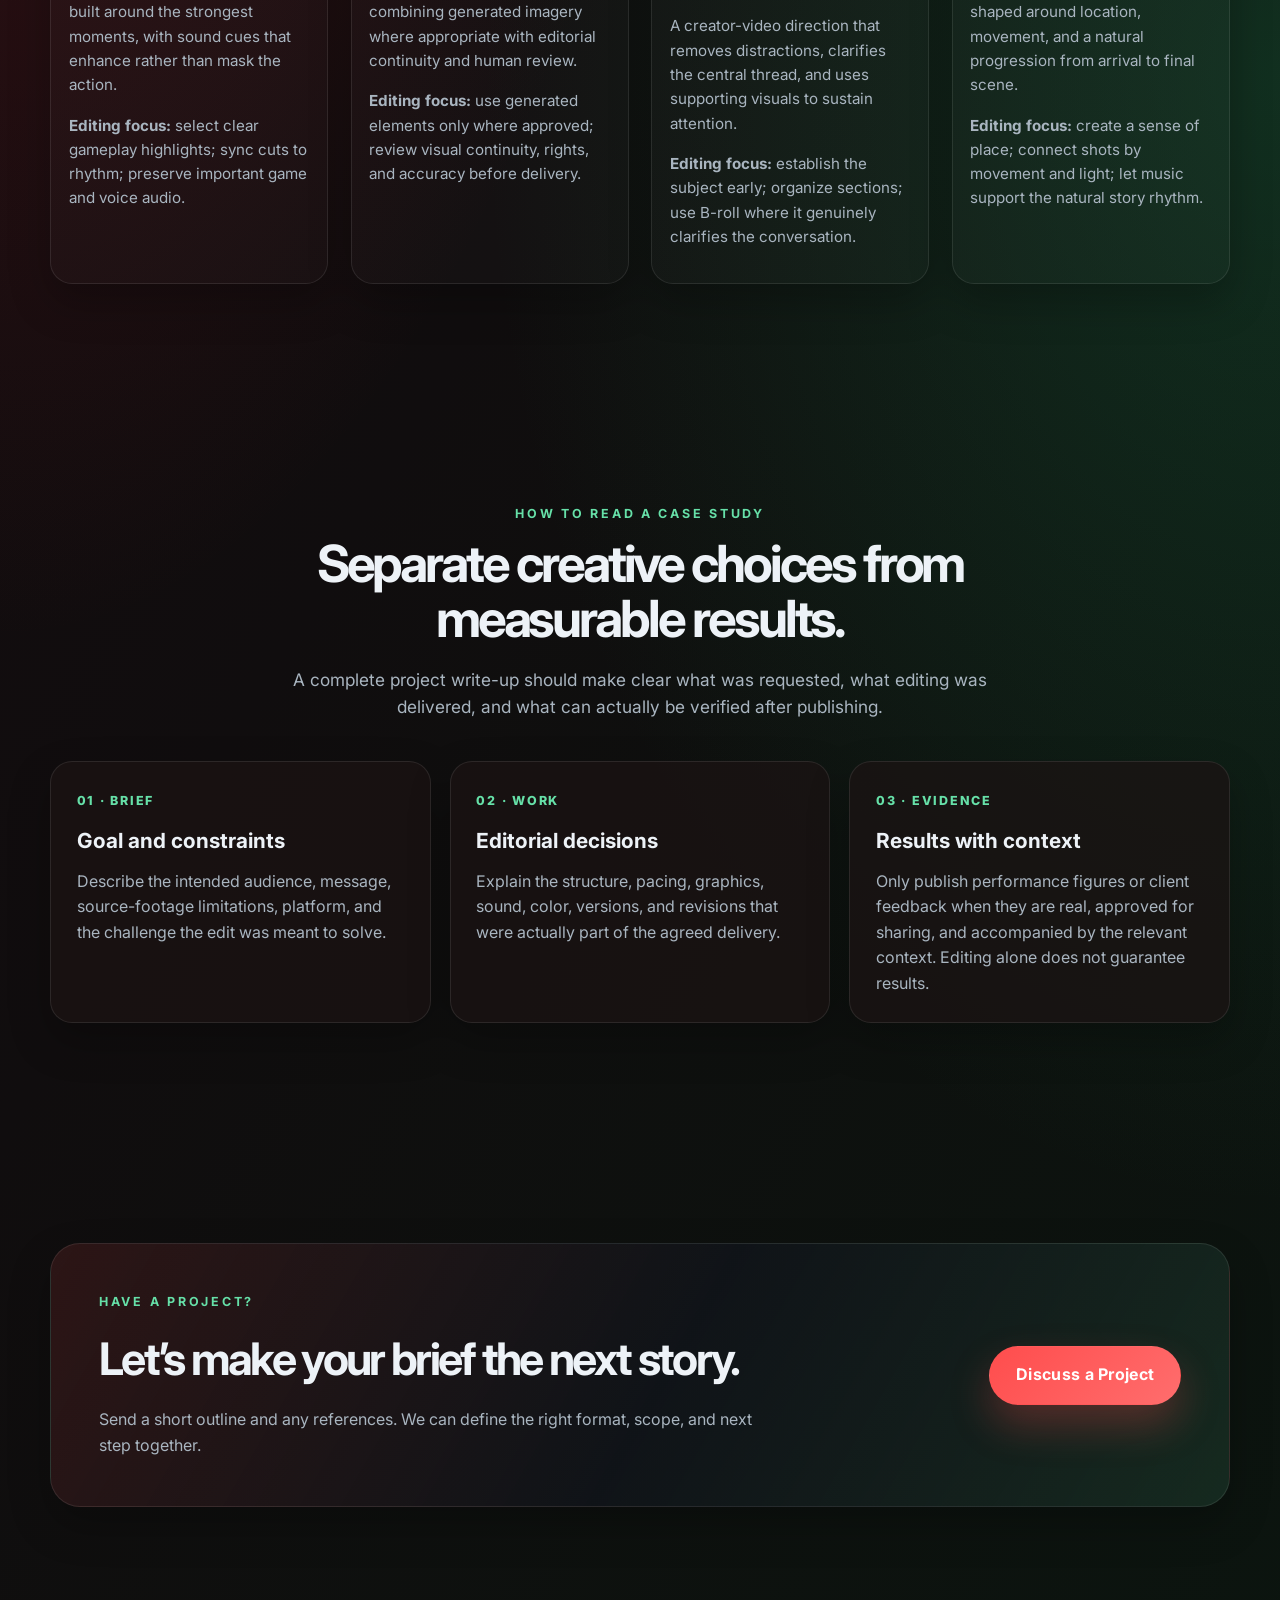
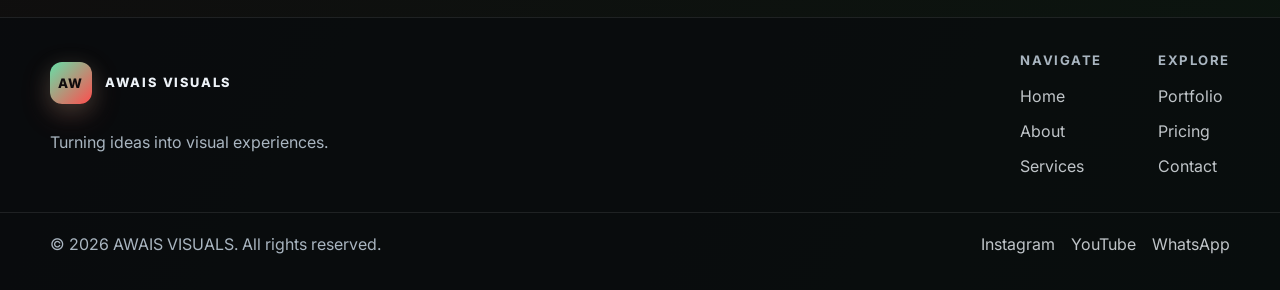
<file: portfolio.html>
<!DOCTYPE html>
<html lang="en">
  <head>
    <meta charset="UTF-8" />
    <meta name="viewport" content="width=device-width, initial-scale=1.0" />
    <meta name="description" content="Browse selected AWAIS VISUALS video editing concepts across cinematic films, social content, commercial edits, motion graphics, gaming, and YouTube." />
    <title>Portfolio | AWAIS VISUALS</title>
    <link rel="preconnect" href="https://fonts.googleapis.com" />
    <link rel="preconnect" href="https://fonts.gstatic.com" crossorigin />
    <link href="https://fonts.googleapis.com/css2?family=Inter:wght@400;500;600;700;800;900&display=swap" rel="stylesheet" />
    <link rel="stylesheet" href="style.css" />
  </head>
  <body>
    <div class="page-shell">
      <div class="cursor-dot" aria-hidden="true"></div><div class="cursor-ring" aria-hidden="true"></div>
      <div class="ambient-background" aria-hidden="true"><div class="ambient-gradient ambient-gradient-one"></div><div class="ambient-gradient ambient-gradient-two"></div><div class="ambient-gradient ambient-gradient-three"></div><div class="ambient-grid"></div><div class="particle-field"></div><div class="ambient-line ambient-line-one"></div><div class="ambient-line ambient-line-two"></div><div class="ambient-line ambient-line-three"></div></div><div class="bg-orb orb-1"></div><div class="bg-orb orb-2"></div><div class="bg-grid"></div>
      <header class="site-header" id="top"><nav class="nav container" aria-label="Main navigation">
        <a href="index.html" class="brand" aria-label="AWAIS VISUALS home"><span class="brand-mark">AW</span><span class="brand-text">AWAIS VISUALS</span></a>
        <button class="nav-toggle" type="button" aria-expanded="false" aria-label="Toggle navigation"><span></span><span></span><span></span></button>
        <div class="nav-panel"><ul class="nav-links"><li><a href="index.html" class="nav-link">Home</a></li><li><a href="about.html" class="nav-link">About</a></li><li><a href="services.html" class="nav-link">Services</a></li><li><a href="portfolio.html" class="nav-link active" aria-current="page">Portfolio</a></li><li><a href="pricing.html" class="nav-link">Pricing</a></li><li><a href="contact.html" class="nav-link">Contact</a></li></ul><a href="contact.html" class="btn btn-primary nav-cta">Hire Me</a></div>
      </nav></header>
      <main>
        <section class="page-hero section"><div class="container">
          <div class="section-heading reveal"><p class="eyebrow">Illustrative Editing Concepts</p><h1 class="page-title">Different formats. One focus: make the story land.</h1><p class="page-lead">The cards below are concept examples created to explain possible editing approaches. They are not presented as completed client commissions, published videos, or proof of audience results. Replace them with approved real work and accurate project details as those become available.</p></div>
          <div class="portfolio-grid">
            <article class="project-card reveal"><div class="project-thumb thumb-one"><span class="project-thumb-label">Film · Narrative Concept</span></div><div class="project-copy"><span class="project-category">Concept · Cinematic Films</span><h2>Film Noir Story</h2><p>A dramatic concept cut using selective pacing, atmosphere, and layered sound to create tension and a memorable finish.</p><p><strong>Editing focus:</strong> arrange scenes to build tension; use tonal color and sound texture to keep the mood consistent.</p></div></article>
            <article class="project-card reveal"><div class="project-thumb thumb-two"><span class="project-thumb-label">Vertical · Social Concept</span></div><div class="project-copy"><span class="project-category">Concept · Short Form</span><h2>Social Campaign Cut</h2><p>A vertical campaign direction that brings the key idea forward quickly and keeps captions clear on a mobile screen.</p><p><strong>Editing focus:</strong> open with the main hook; pace around short beats; keep text inside mobile-safe areas.</p></div></article>
            <article class="project-card reveal"><div class="project-thumb thumb-three"><span class="project-thumb-label">Product · Brand Concept</span></div><div class="project-copy"><span class="project-category">Concept · Commercials</span><h2>Product Launch Edit</h2><p>A product-led concept that balances useful feature information with refined visuals and a direct message.</p><p><strong>Editing focus:</strong> show the product in a logical order; support its key features with branded text and a clear call to action.</p></div></article>
            <article class="project-card reveal"><div class="project-thumb thumb-four"><span class="project-thumb-label">Type · Motion Concept</span></div><div class="project-copy"><span class="project-category">Concept · Motion Graphics</span><h2>Brand Animation Sequence</h2><p>A flexible title and typography direction to help a brand introduce an idea with energy and consistent visual language.</p><p><strong>Editing focus:</strong> animate titles for hierarchy and legibility; use transitions to connect sections, not distract from them.</p></div></article>
            <article class="project-card reveal"><div class="project-thumb thumb-five"><span class="project-thumb-label">Gameplay · Highlight Concept</span></div><div class="project-copy"><span class="project-category">Concept · Gaming Edits</span><h2>Highlight Montage</h2><p>A fast-moving gameplay concept built around the strongest moments, with sound cues that enhance rather than mask the action.</p><p><strong>Editing focus:</strong> select clear gameplay highlights; sync cuts to rhythm; preserve important game and voice audio.</p></div></article>
            <article class="project-card reveal"><div class="project-thumb thumb-six"><span class="project-thumb-label">Experimental · AI Concept</span></div><div class="project-copy"><span class="project-category">Concept · AI-Assisted</span><h2>AI Visual Story</h2><p>An exploratory visual direction combining generated imagery where appropriate with editorial continuity and human review.</p><p><strong>Editing focus:</strong> use generated elements only where approved; review visual continuity, rights, and accuracy before delivery.</p></div></article>
            <article class="project-card reveal"><div class="project-thumb thumb-seven"><span class="project-thumb-label">YouTube · Long-Form Concept</span></div><div class="project-copy"><span class="project-category">Concept · YouTube Editing</span><h2>Long-Form Retention Cut</h2><p>A creator-video direction that removes distractions, clarifies the central thread, and uses supporting visuals to sustain attention.</p><p><strong>Editing focus:</strong> establish the subject early; organize sections; use B-roll where it genuinely clarifies the conversation.</p></div></article>
            <article class="project-card reveal"><div class="project-thumb thumb-eight"><span class="project-thumb-label">Travel · Story Concept</span></div><div class="project-copy"><span class="project-category">Concept · Cinematic Films</span><h2>Travel Visual Story</h2><p>An atmospheric travel concept shaped around location, movement, and a natural progression from arrival to final scene.</p><p><strong>Editing focus:</strong> create a sense of place; connect shots by movement and light; let music support the natural story rhythm.</p></div></article>
          </div>
        </div></section>
        <section class="section"><div class="container">
          <div class="section-heading reveal"><p class="eyebrow">How to Read a Case Study</p><h2>Separate creative choices from measurable results.</h2><p class="page-lead">A complete project write-up should make clear what was requested, what editing was delivered, and what can actually be verified after publishing.</p></div>
          <div class="detail-grid"><article class="detail-card reveal"><span class="detail-number">01 · BRIEF</span><h3>Goal and constraints</h3><p>Describe the intended audience, message, source-footage limitations, platform, and the challenge the edit was meant to solve.</p></article><article class="detail-card reveal"><span class="detail-number">02 · WORK</span><h3>Editorial decisions</h3><p>Explain the structure, pacing, graphics, sound, color, versions, and revisions that were actually part of the agreed delivery.</p></article><article class="detail-card reveal"><span class="detail-number">03 · EVIDENCE</span><h3>Results with context</h3><p>Only publish performance figures or client feedback when they are real, approved for sharing, and accompanied by the relevant context. Editing alone does not guarantee results.</p></article></div>
        </div></section>
        <section class="section"><div class="container page-callout reveal"><div><p class="eyebrow">Have a project?</p><h2>Let’s make your brief the next story.</h2><p>Send a short outline and any references. We can define the right format, scope, and next step together.</p></div><a href="contact.html" class="btn btn-primary">Discuss a Project</a></div></section>
      </main>
      <footer class="site-footer"><div class="container footer-inner"><div class="footer-brand"><a href="index.html" class="brand"><span class="brand-mark">AW</span><span class="brand-text">AWAIS VISUALS</span></a><p>Turning ideas into visual experiences.</p></div><div class="footer-links"><div><h4>Navigate</h4><ul><li><a href="index.html">Home</a></li><li><a href="about.html">About</a></li><li><a href="services.html">Services</a></li></ul></div><div><h4>Explore</h4><ul><li><a href="portfolio.html">Portfolio</a></li><li><a href="pricing.html">Pricing</a></li><li><a href="contact.html">Contact</a></li></ul></div></div></div><div class="footer-bottom"><div class="container footer-bottom-inner"><p>© 2026 AWAIS VISUALS. All rights reserved.</p><div class="social-links"><a href="https://instagram.com" target="_blank" rel="noreferrer">Instagram</a><a href="https://youtube.com" target="_blank" rel="noreferrer">YouTube</a><a href="https://wa.me/923418230528" target="_blank" rel="noreferrer">WhatsApp</a></div></div></div><button type="button" class="back-to-top" aria-label="Back to top">↑</button></footer>
      <a class="whatsapp-float" href="https://wa.me/923418230528" target="_blank" rel="noreferrer" aria-label="Chat with AWAIS VISUALS on WhatsApp"><svg viewBox="0 0 24 24" aria-hidden="true"><path d="M20.52 3.48A11.82 11.82 0 0 0 12.08 0C5.55 0 .24 5.31.24 11.84c0 2.09.55 4.13 1.59 5.92L.14 24l6.38-1.67a11.83 11.83 0 0 0 5.56 1.4h.01c6.52 0 11.83-5.31 11.83-11.84 0-3.16-1.23-6.13-3.4-8.41ZM12.09 21.7h-.01a9.84 9.84 0 0 1-5.02-1.37l-.36-.21-3.79.99 1.01-3.69-.23-.38a9.83 9.83 0 0 1-1.51-5.2C2.18 6.41 6.62 1.97 12.08 1.97a9.8 9.8 0 0 1 6.97 2.89 9.82 9.82 0 0 1 2.89 6.99c0 5.46-4.44 9.85-9.85 9.85Zm5.4-7.38c-.3-.15-1.77-.87-2.04-.97-.27-.1-.47-.15-.67.15-.2.3-.77.97-.94 1.17-.17.2-.35.22-.65.07-.3-.15-1.27-.47-2.42-1.49-.89-.79-1.49-1.77-1.66-2.07-.17-.3-.02-.46.13-.61.13-.13.3-.35.45-.52.15-.17.2-.3.3-.5.1-.2.05-.37-.02-.52-.07-.15-.67-1.62-.92-2.22-.24-.58-.49-.5-.67-.51h-.57c-.2 0-.52.07-.79.37-.27.3-1.04 1.02-1.04 2.49 0 1.47 1.07 2.89 1.22 3.09.15.2 2.1 3.21 5.08 4.5.71.31 1.26.49 1.69.63.71.23 1.36.2 1.87.12.57-.08 1.77-.72 2.02-1.42.25-.7.25-1.3.17-1.42-.07-.12-.27-.2-.57-.35Z"/></svg></a>
    </div><script src="script.js"></script>
  </body>
</html>
</file>
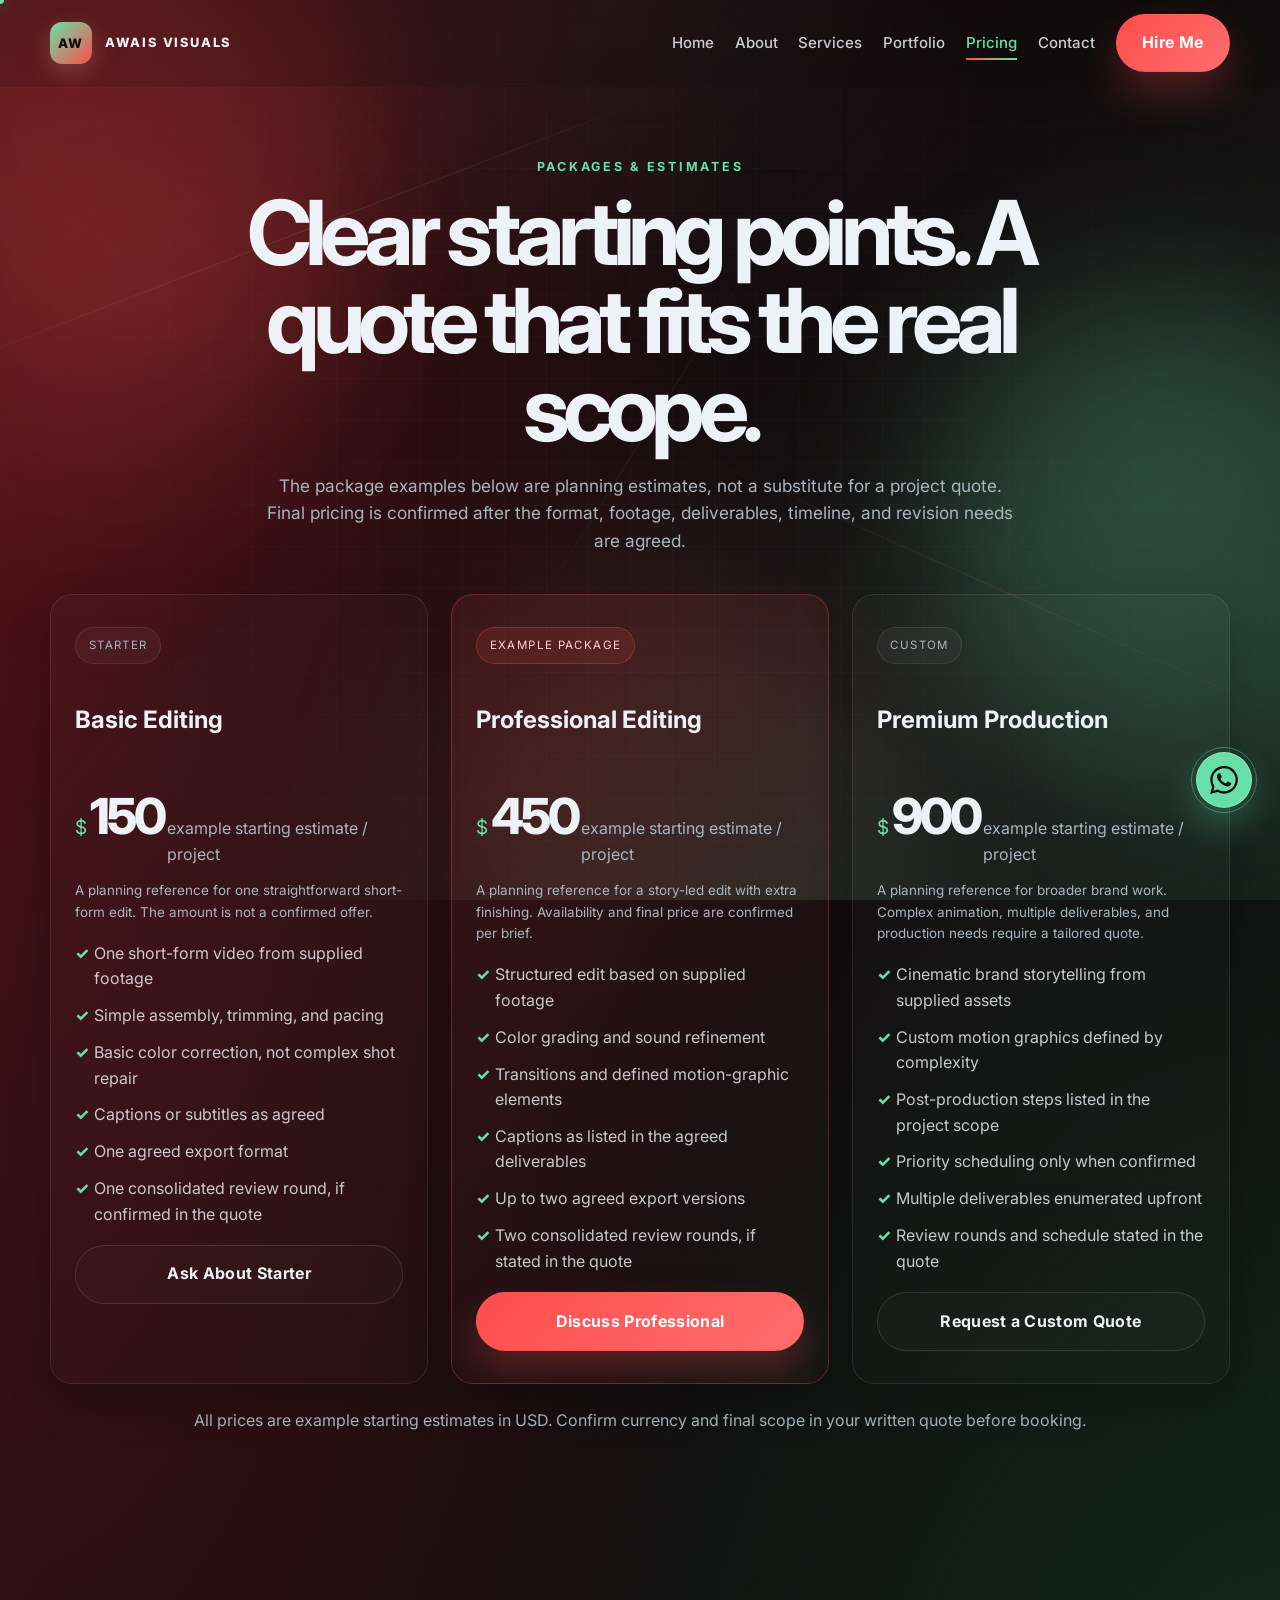
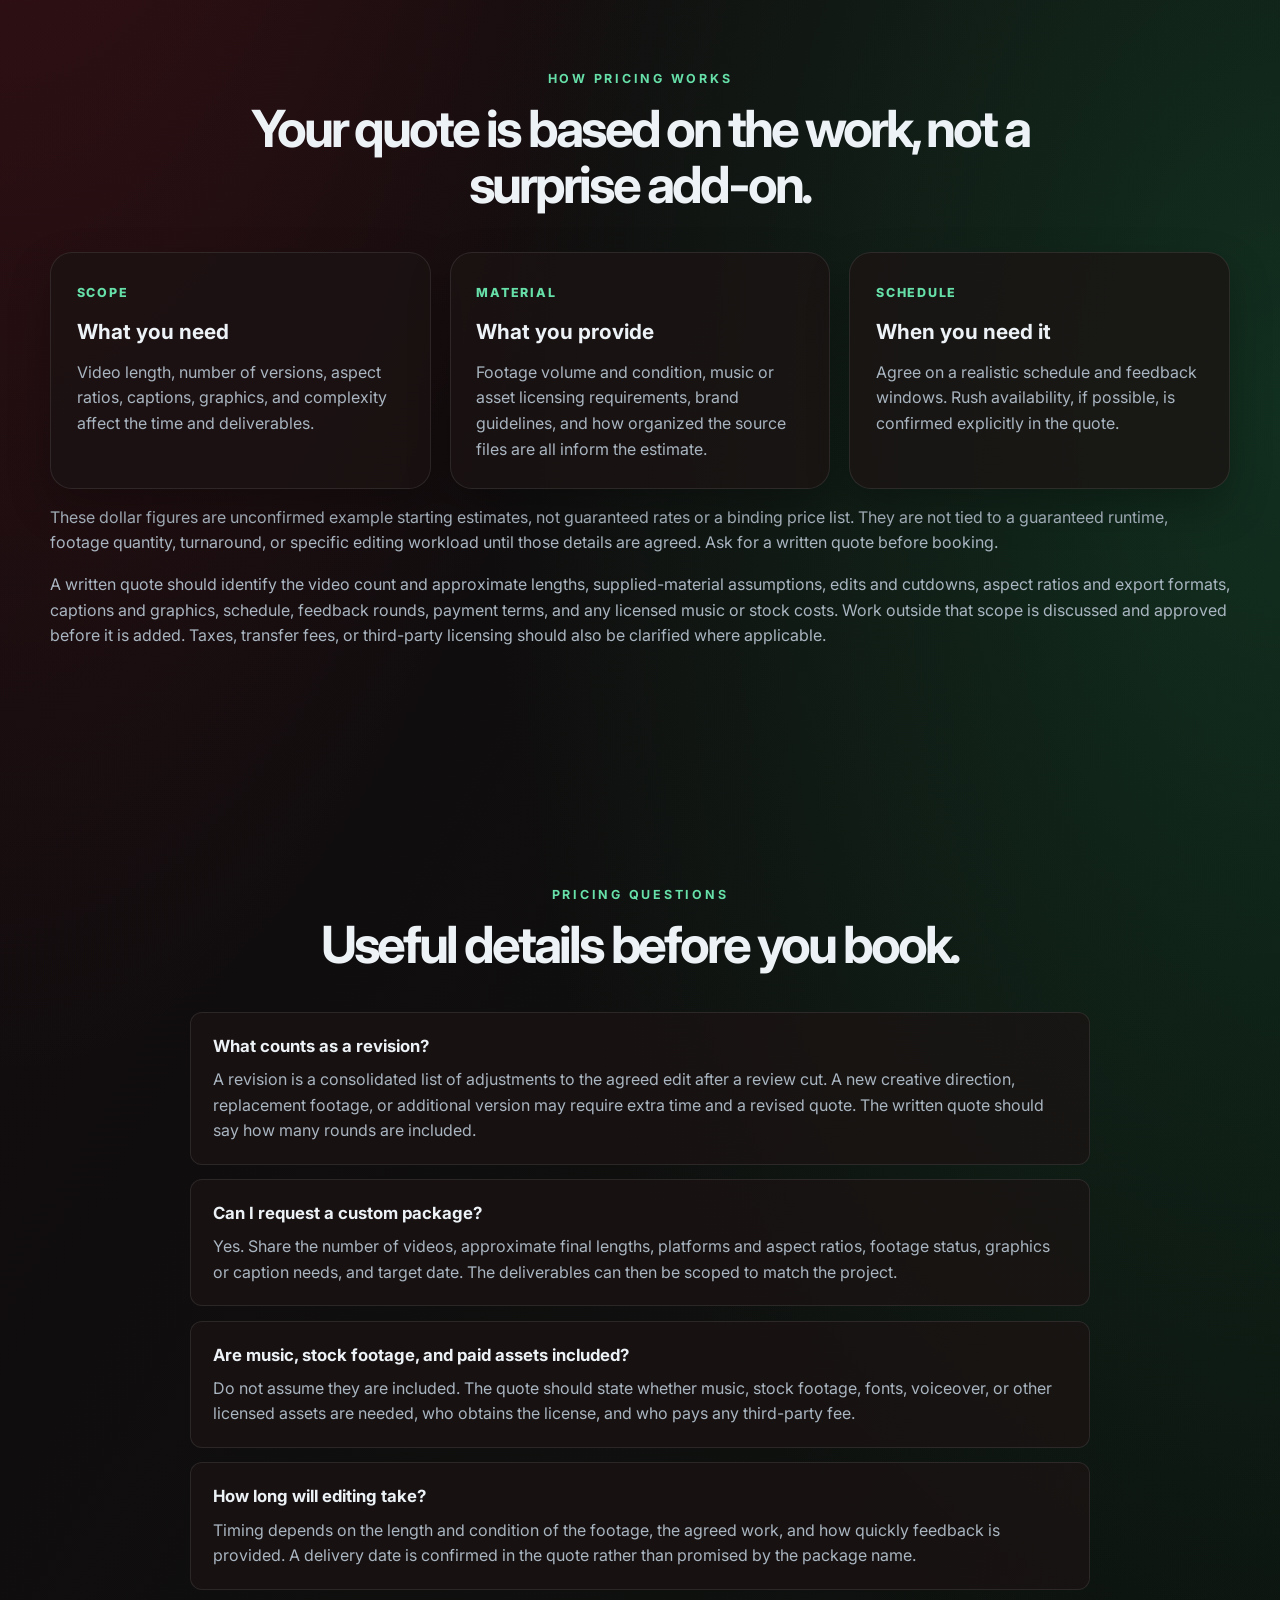
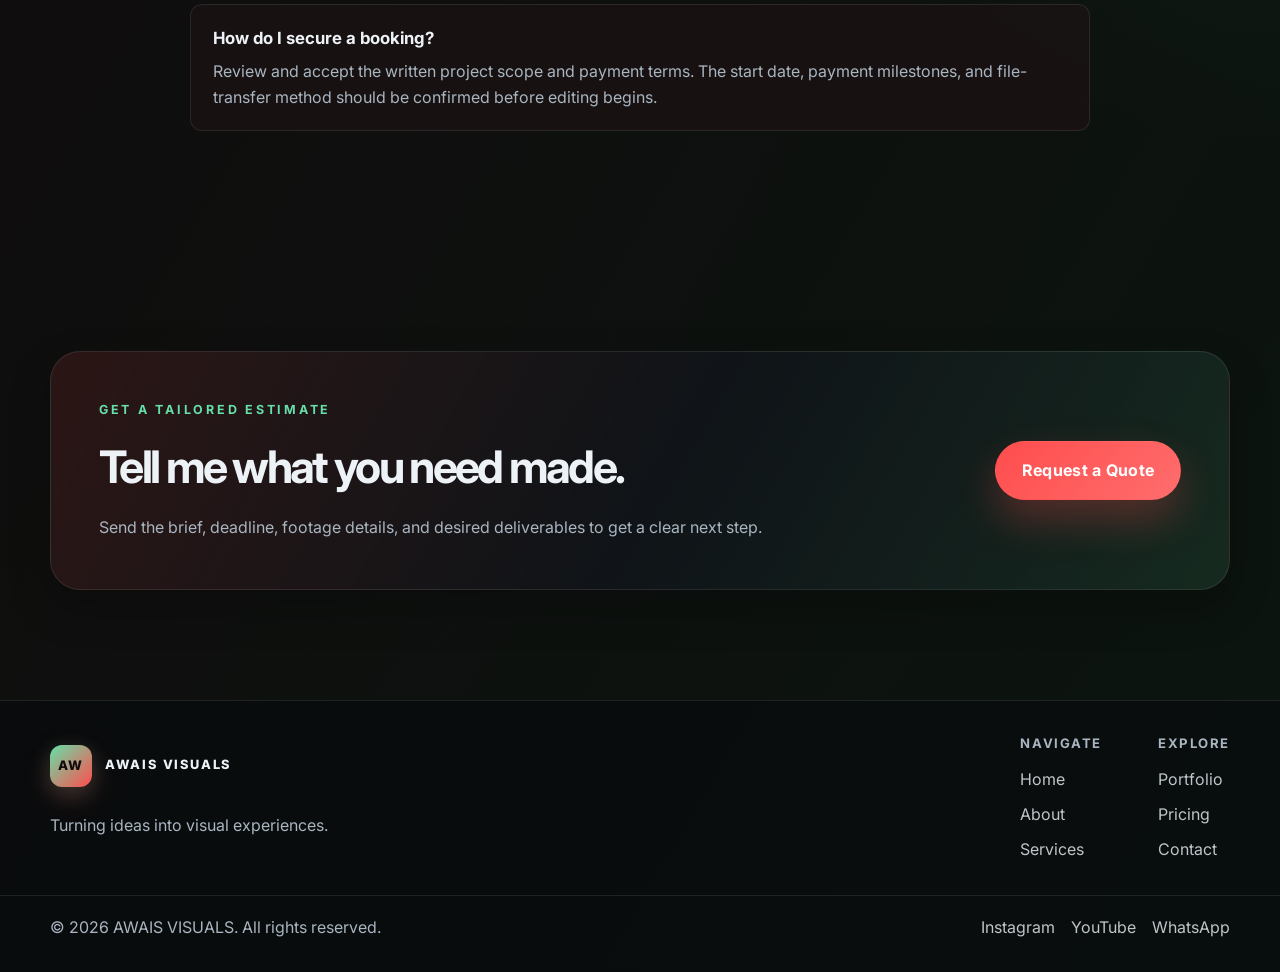
<file: pricing.html>
<!DOCTYPE html>
<html lang="en">
  <head>
    <meta charset="UTF-8" />
    <meta name="viewport" content="width=device-width, initial-scale=1.0" />
    <meta name="description" content="Review AWAIS VISUALS editing package examples, included deliverables, how custom quotes work, and common pricing questions." />
    <title>Pricing | AWAIS VISUALS</title>
    <link rel="preconnect" href="https://fonts.googleapis.com" />
    <link rel="preconnect" href="https://fonts.gstatic.com" crossorigin />
    <link href="https://fonts.googleapis.com/css2?family=Inter:wght@400;500;600;700;800;900&display=swap" rel="stylesheet" />
    <link rel="stylesheet" href="style.css" />
  </head>
  <body>
    <div class="page-shell">
      <div class="cursor-dot" aria-hidden="true"></div><div class="cursor-ring" aria-hidden="true"></div>
      <div class="ambient-background" aria-hidden="true"><div class="ambient-gradient ambient-gradient-one"></div><div class="ambient-gradient ambient-gradient-two"></div><div class="ambient-gradient ambient-gradient-three"></div><div class="ambient-grid"></div><div class="particle-field"></div><div class="ambient-line ambient-line-one"></div><div class="ambient-line ambient-line-two"></div><div class="ambient-line ambient-line-three"></div></div><div class="bg-orb orb-1"></div><div class="bg-orb orb-2"></div><div class="bg-grid"></div>
      <header class="site-header" id="top"><nav class="nav container" aria-label="Main navigation">
        <a href="index.html" class="brand" aria-label="AWAIS VISUALS home"><span class="brand-mark">AW</span><span class="brand-text">AWAIS VISUALS</span></a>
        <button class="nav-toggle" type="button" aria-expanded="false" aria-label="Toggle navigation"><span></span><span></span><span></span></button>
        <div class="nav-panel"><ul class="nav-links"><li><a href="index.html" class="nav-link">Home</a></li><li><a href="about.html" class="nav-link">About</a></li><li><a href="services.html" class="nav-link">Services</a></li><li><a href="portfolio.html" class="nav-link">Portfolio</a></li><li><a href="pricing.html" class="nav-link active" aria-current="page">Pricing</a></li><li><a href="contact.html" class="nav-link">Contact</a></li></ul><a href="contact.html" class="btn btn-primary nav-cta">Hire Me</a></div>
      </nav></header>
      <main>
        <section class="page-hero section"><div class="container">
          <div class="section-heading reveal"><p class="eyebrow">Packages & Estimates</p><h1 class="page-title">Clear starting points. A quote that fits the real scope.</h1><p class="page-lead">The package examples below are planning estimates, not a substitute for a project quote. Final pricing is confirmed after the format, footage, deliverables, timeline, and revision needs are agreed.</p></div>
          <div class="pricing-grid">
            <article class="price-card reveal"><span class="plan-tag">Starter</span><h2>Basic Editing</h2><div class="price-row"><span class="currency">$</span><span class="price-value">150</span><span class="price-suffix">example starting estimate / project</span></div><p class="price-note">A planning reference for one straightforward short-form edit. The amount is not a confirmed offer.</p><ul><li>One short-form video from supplied footage</li><li>Simple assembly, trimming, and pacing</li><li>Basic color correction, not complex shot repair</li><li>Captions or subtitles as agreed</li><li>One agreed export format</li><li>One consolidated review round, if confirmed in the quote</li></ul><a href="contact.html#inquiry" class="btn btn-secondary full-width">Ask About Starter</a></article>
            <article class="price-card price-card-featured reveal"><span class="plan-tag featured">Example Package</span><h2>Professional Editing</h2><div class="price-row"><span class="currency">$</span><span class="price-value">450</span><span class="price-suffix">example starting estimate / project</span></div><p class="price-note">A planning reference for a story-led edit with extra finishing. Availability and final price are confirmed per brief.</p><ul><li>Structured edit based on supplied footage</li><li>Color grading and sound refinement</li><li>Transitions and defined motion-graphic elements</li><li>Captions as listed in the agreed deliverables</li><li>Up to two agreed export versions</li><li>Two consolidated review rounds, if stated in the quote</li></ul><a href="contact.html#inquiry" class="btn btn-primary full-width">Discuss Professional</a></article>
            <article class="price-card reveal"><span class="plan-tag">Custom</span><h2>Premium Production</h2><div class="price-row"><span class="currency">$</span><span class="price-value">900</span><span class="price-suffix">example starting estimate / project</span></div><p class="price-note">A planning reference for broader brand work. Complex animation, multiple deliverables, and production needs require a tailored quote.</p><ul><li>Cinematic brand storytelling from supplied assets</li><li>Custom motion graphics defined by complexity</li><li>Post-production steps listed in the project scope</li><li>Priority scheduling only when confirmed</li><li>Multiple deliverables enumerated upfront</li><li>Review rounds and schedule stated in the quote</li></ul><a href="contact.html#inquiry" class="btn btn-secondary full-width">Request a Custom Quote</a></article>
          </div>
          <p class="pricing-footnote">All prices are example starting estimates in USD. Confirm currency and final scope in your written quote before booking.</p>
        </div></section>
        <section class="section"><div class="container">
          <div class="section-heading reveal"><p class="eyebrow">How Pricing Works</p><h2>Your quote is based on the work, not a surprise add-on.</h2></div>
          <div class="detail-grid"><article class="detail-card reveal"><span class="detail-number">SCOPE</span><h3>What you need</h3><p>Video length, number of versions, aspect ratios, captions, graphics, and complexity affect the time and deliverables.</p></article><article class="detail-card reveal"><span class="detail-number">MATERIAL</span><h3>What you provide</h3><p>Footage volume and condition, music or asset licensing requirements, brand guidelines, and how organized the source files are all inform the estimate.</p></article><article class="detail-card reveal"><span class="detail-number">SCHEDULE</span><h3>When you need it</h3><p>Agree on a realistic schedule and feedback windows. Rush availability, if possible, is confirmed explicitly in the quote.</p></article></div>
          <div class="page-copy"><p>These dollar figures are unconfirmed example starting estimates, not guaranteed rates or a binding price list. They are not tied to a guaranteed runtime, footage quantity, turnaround, or specific editing workload until those details are agreed. Ask for a written quote before booking.</p><p>A written quote should identify the video count and approximate lengths, supplied-material assumptions, edits and cutdowns, aspect ratios and export formats, captions and graphics, schedule, feedback rounds, payment terms, and any licensed music or stock costs. Work outside that scope is discussed and approved before it is added. Taxes, transfer fees, or third-party licensing should also be clarified where applicable.</p></div>
        </div></section>
        <section class="section"><div class="container">
          <div class="section-heading reveal"><p class="eyebrow">Pricing Questions</p><h2>Useful details before you book.</h2></div>
          <div class="faq-list"><article class="faq-item reveal"><h3>What counts as a revision?</h3><p>A revision is a consolidated list of adjustments to the agreed edit after a review cut. A new creative direction, replacement footage, or additional version may require extra time and a revised quote. The written quote should say how many rounds are included.</p></article><article class="faq-item reveal"><h3>Can I request a custom package?</h3><p>Yes. Share the number of videos, approximate final lengths, platforms and aspect ratios, footage status, graphics or caption needs, and target date. The deliverables can then be scoped to match the project.</p></article><article class="faq-item reveal"><h3>Are music, stock footage, and paid assets included?</h3><p>Do not assume they are included. The quote should state whether music, stock footage, fonts, voiceover, or other licensed assets are needed, who obtains the license, and who pays any third-party fee.</p></article><article class="faq-item reveal"><h3>How long will editing take?</h3><p>Timing depends on the length and condition of the footage, the agreed work, and how quickly feedback is provided. A delivery date is confirmed in the quote rather than promised by the package name.</p></article><article class="faq-item reveal"><h3>How do I secure a booking?</h3><p>Review and accept the written project scope and payment terms. The start date, payment milestones, and file-transfer method should be confirmed before editing begins.</p></article></div>
        </div></section>
        <section class="section"><div class="container page-callout reveal"><div><p class="eyebrow">Get a tailored estimate</p><h2>Tell me what you need made.</h2><p>Send the brief, deadline, footage details, and desired deliverables to get a clear next step.</p></div><a href="contact.html" class="btn btn-primary">Request a Quote</a></div></section>
      </main>
      <footer class="site-footer"><div class="container footer-inner"><div class="footer-brand"><a href="index.html" class="brand"><span class="brand-mark">AW</span><span class="brand-text">AWAIS VISUALS</span></a><p>Turning ideas into visual experiences.</p></div><div class="footer-links"><div><h4>Navigate</h4><ul><li><a href="index.html">Home</a></li><li><a href="about.html">About</a></li><li><a href="services.html">Services</a></li></ul></div><div><h4>Explore</h4><ul><li><a href="portfolio.html">Portfolio</a></li><li><a href="pricing.html">Pricing</a></li><li><a href="contact.html">Contact</a></li></ul></div></div></div><div class="footer-bottom"><div class="container footer-bottom-inner"><p>© 2026 AWAIS VISUALS. All rights reserved.</p><div class="social-links"><a href="https://instagram.com" target="_blank" rel="noreferrer">Instagram</a><a href="https://youtube.com" target="_blank" rel="noreferrer">YouTube</a><a href="https://wa.me/923418230528" target="_blank" rel="noreferrer">WhatsApp</a></div></div></div><button type="button" class="back-to-top" aria-label="Back to top">↑</button></footer>
      <a class="whatsapp-float" href="https://wa.me/923418230528" target="_blank" rel="noreferrer" aria-label="Chat with AWAIS VISUALS on WhatsApp"><svg viewBox="0 0 24 24" aria-hidden="true"><path d="M20.52 3.48A11.82 11.82 0 0 0 12.08 0C5.55 0 .24 5.31.24 11.84c0 2.09.55 4.13 1.59 5.92L.14 24l6.38-1.67a11.83 11.83 0 0 0 5.56 1.4h.01c6.52 0 11.83-5.31 11.83-11.84 0-3.16-1.23-6.13-3.4-8.41ZM12.09 21.7h-.01a9.84 9.84 0 0 1-5.02-1.37l-.36-.21-3.79.99 1.01-3.69-.23-.38a9.83 9.83 0 0 1-1.51-5.2C2.18 6.41 6.62 1.97 12.08 1.97a9.8 9.8 0 0 1 6.97 2.89 9.82 9.82 0 0 1 2.89 6.99c0 5.46-4.44 9.85-9.85 9.85Zm5.4-7.38c-.3-.15-1.77-.87-2.04-.97-.27-.1-.47-.15-.67.15-.2.3-.77.97-.94 1.17-.17.2-.35.22-.65.07-.3-.15-1.27-.47-2.42-1.49-.89-.79-1.49-1.77-1.66-2.07-.17-.3-.02-.46.13-.61.13-.13.3-.35.45-.52.15-.17.2-.3.3-.5.1-.2.05-.37-.02-.52-.07-.15-.67-1.62-.92-2.22-.24-.58-.49-.5-.67-.51h-.57c-.2 0-.52.07-.79.37-.27.3-1.04 1.02-1.04 2.49 0 1.47 1.07 2.89 1.22 3.09.15.2 2.1 3.21 5.08 4.5.71.31 1.26.49 1.69.63.71.23 1.36.2 1.87.12.57-.08 1.77-.72 2.02-1.42.25-.7.25-1.3.17-1.42-.07-.12-.27-.2-.57-.35Z"/></svg></a>
    </div><script src="script.js"></script>
  </body>
</html>
</file>
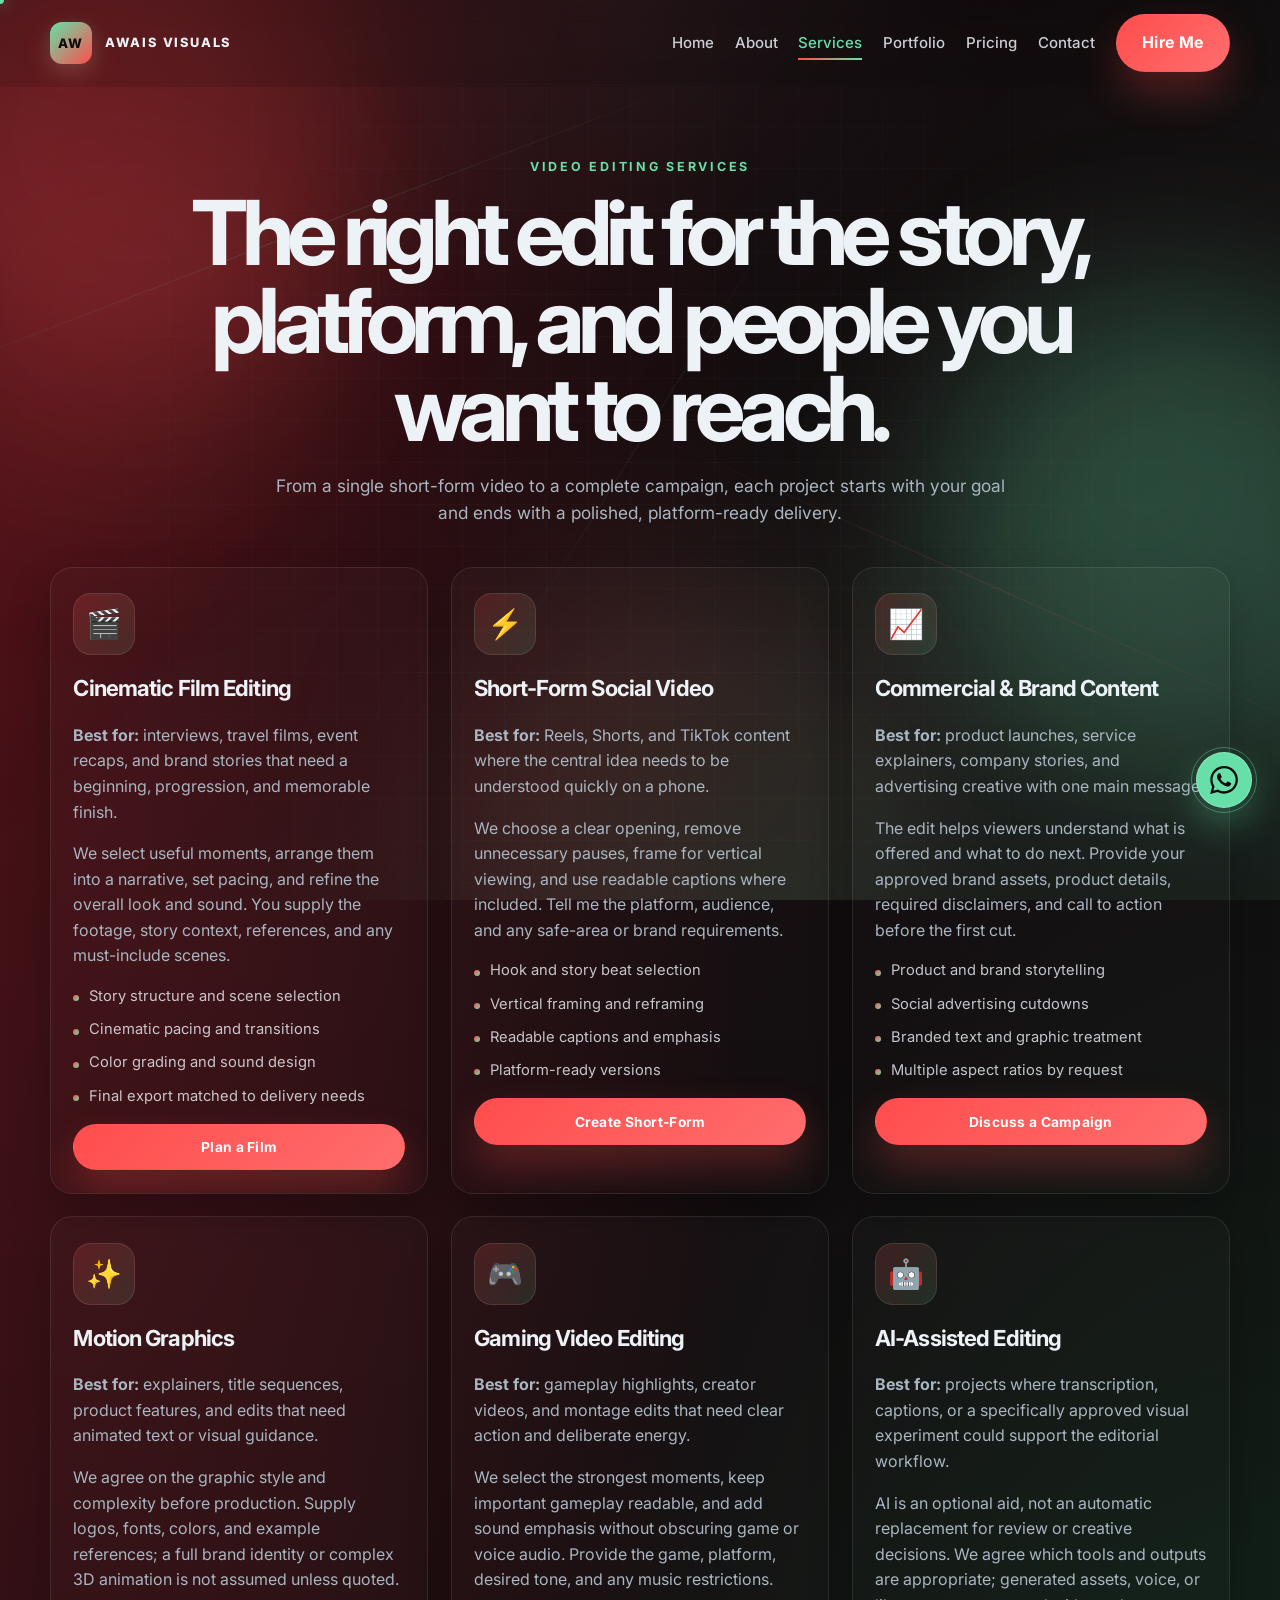
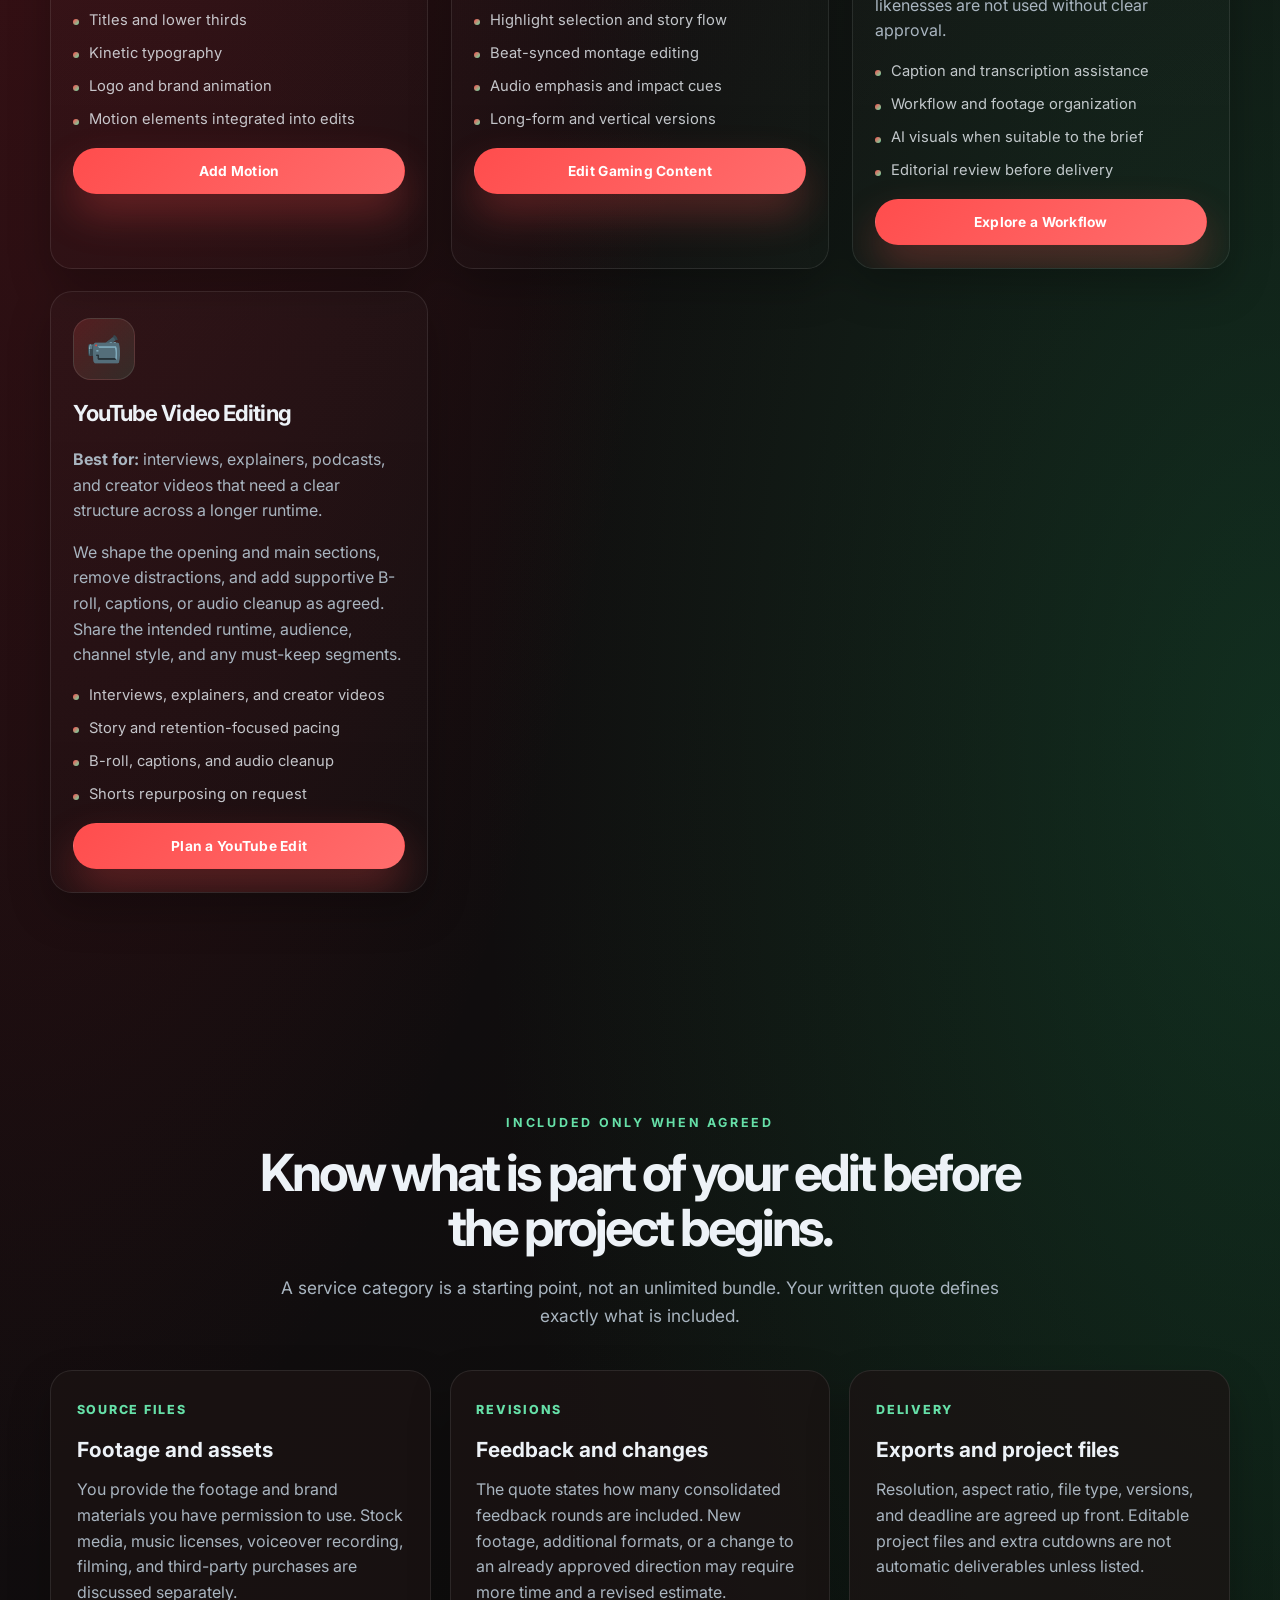
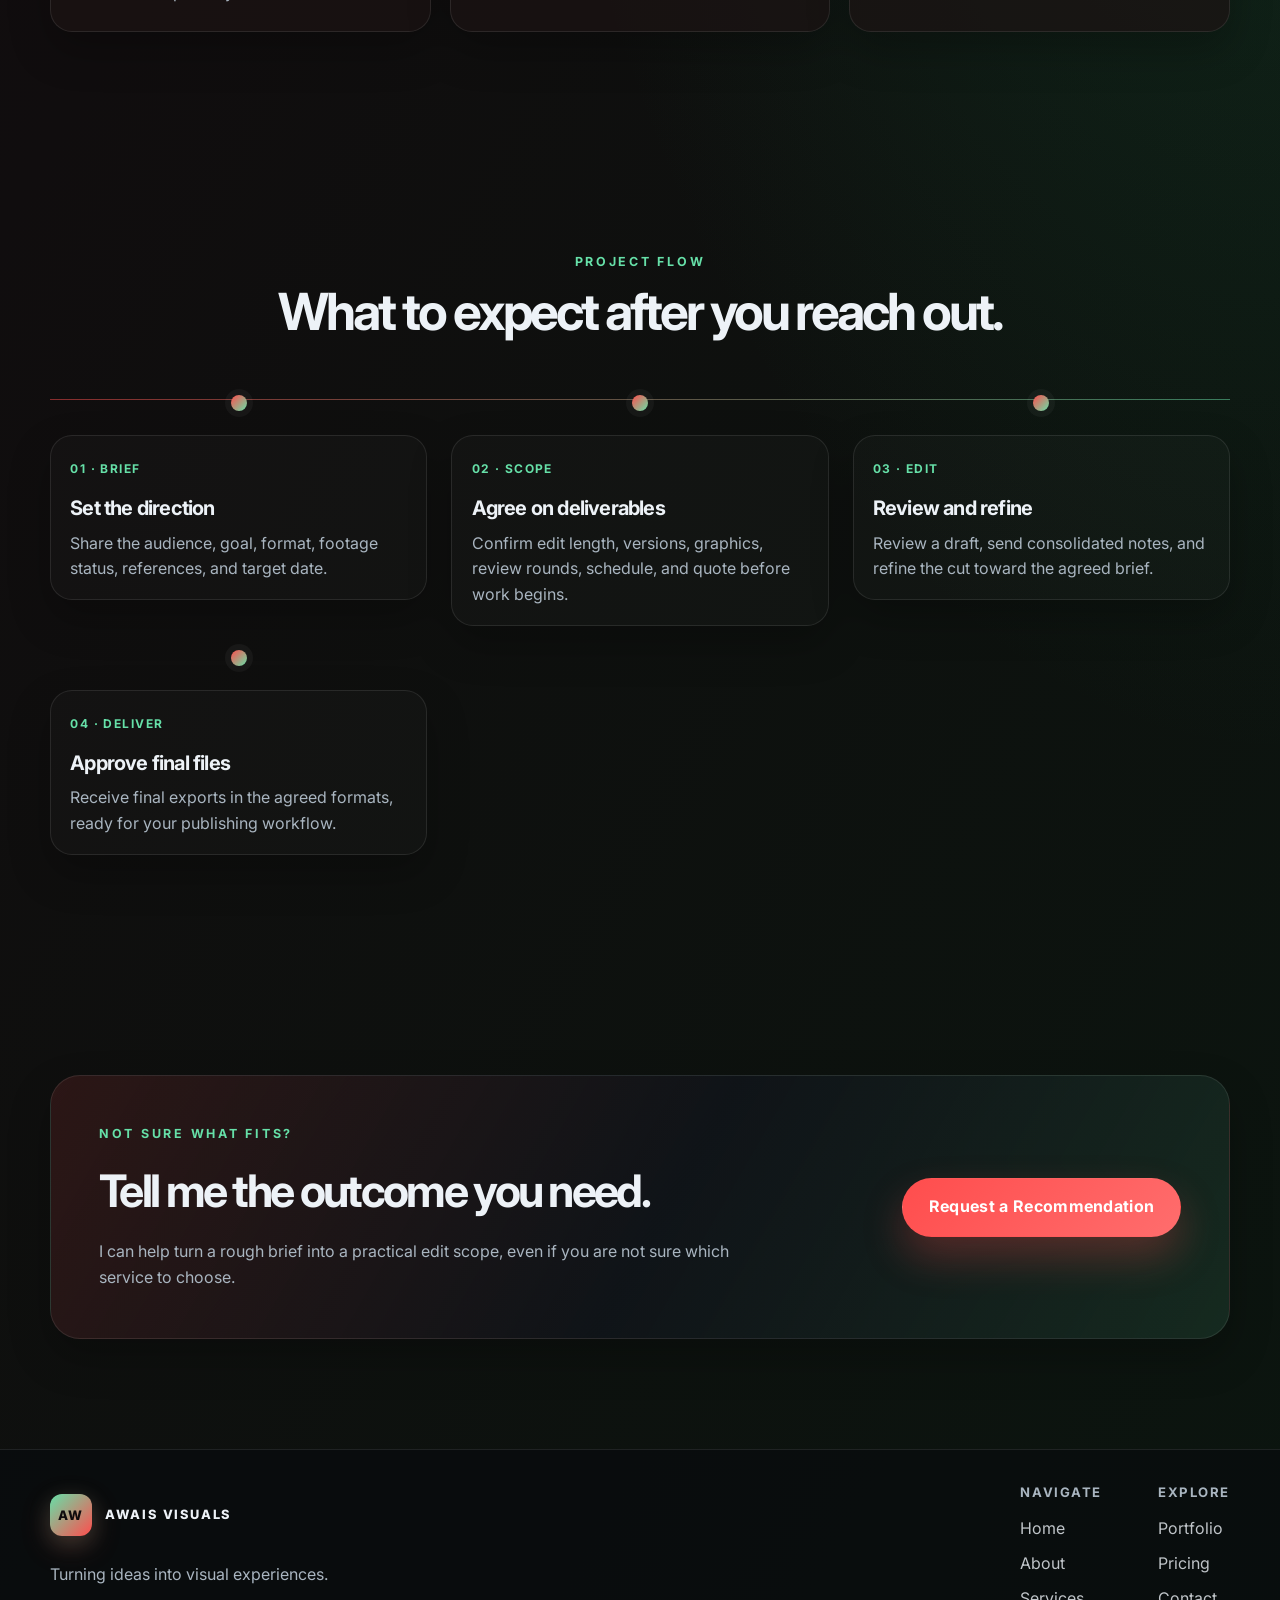
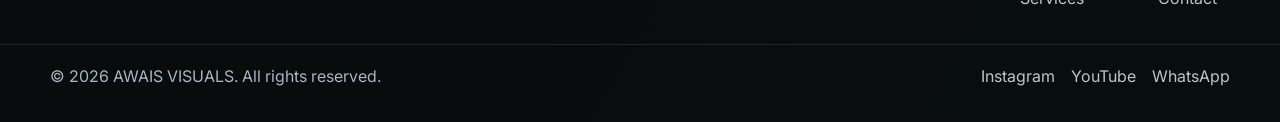
<file: services.html>
<!DOCTYPE html>
<html lang="en">
  <head>
    <meta charset="UTF-8" />
    <meta name="viewport" content="width=device-width, initial-scale=1.0" />
    <meta name="description" content="Explore AWAIS VISUALS video editing services: cinematic films, social shorts, commercials, motion graphics, gaming, AI-assisted workflows, and YouTube." />
    <title>Video Editing Services | AWAIS VISUALS</title>
    <link rel="preconnect" href="https://fonts.googleapis.com" />
    <link rel="preconnect" href="https://fonts.gstatic.com" crossorigin />
    <link href="https://fonts.googleapis.com/css2?family=Inter:wght@400;500;600;700;800;900&display=swap" rel="stylesheet" />
    <link rel="stylesheet" href="style.css" />
  </head>
  <body>
    <div class="page-shell">
      <div class="cursor-dot" aria-hidden="true"></div><div class="cursor-ring" aria-hidden="true"></div>
      <div class="ambient-background" aria-hidden="true"><div class="ambient-gradient ambient-gradient-one"></div><div class="ambient-gradient ambient-gradient-two"></div><div class="ambient-gradient ambient-gradient-three"></div><div class="ambient-grid"></div><div class="particle-field"></div><div class="ambient-line ambient-line-one"></div><div class="ambient-line ambient-line-two"></div><div class="ambient-line ambient-line-three"></div></div><div class="bg-orb orb-1"></div><div class="bg-orb orb-2"></div><div class="bg-grid"></div>
      <header class="site-header" id="top"><nav class="nav container" aria-label="Main navigation">
        <a href="index.html" class="brand" aria-label="AWAIS VISUALS home"><span class="brand-mark">AW</span><span class="brand-text">AWAIS VISUALS</span></a>
        <button class="nav-toggle" type="button" aria-expanded="false" aria-label="Toggle navigation"><span></span><span></span><span></span></button>
        <div class="nav-panel"><ul class="nav-links"><li><a href="index.html" class="nav-link">Home</a></li><li><a href="about.html" class="nav-link">About</a></li><li><a href="services.html" class="nav-link active" aria-current="page">Services</a></li><li><a href="portfolio.html" class="nav-link">Portfolio</a></li><li><a href="pricing.html" class="nav-link">Pricing</a></li><li><a href="contact.html" class="nav-link">Contact</a></li></ul><a href="contact.html" class="btn btn-primary nav-cta">Hire Me</a></div>
      </nav></header>
      <main>
        <section class="page-hero section"><div class="container">
          <div class="section-heading reveal"><p class="eyebrow">Video Editing Services</p><h1 class="page-title">The right edit for the story, platform, and people you want to reach.</h1><p class="page-lead">From a single short-form video to a complete campaign, each project starts with your goal and ends with a polished, platform-ready delivery.</p></div>
          <div class="services-grid">
            <article class="service-card reveal"><div class="service-icon" aria-hidden="true">🎬</div><h2>Cinematic Film Editing</h2><p><strong>Best for:</strong> interviews, travel films, event recaps, and brand stories that need a beginning, progression, and memorable finish.</p><p>We select useful moments, arrange them into a narrative, set pacing, and refine the overall look and sound. You supply the footage, story context, references, and any must-include scenes.</p><ul><li>Story structure and scene selection</li><li>Cinematic pacing and transitions</li><li>Color grading and sound design</li><li>Final export matched to delivery needs</li></ul><a href="contact.html" class="btn btn-primary btn-small">Plan a Film</a></article>
            <article class="service-card reveal"><div class="service-icon" aria-hidden="true">⚡</div><h2>Short-Form Social Video</h2><p><strong>Best for:</strong> Reels, Shorts, and TikTok content where the central idea needs to be understood quickly on a phone.</p><p>We choose a clear opening, remove unnecessary pauses, frame for vertical viewing, and use readable captions where included. Tell me the platform, audience, and any safe-area or brand requirements.</p><ul><li>Hook and story beat selection</li><li>Vertical framing and reframing</li><li>Readable captions and emphasis</li><li>Platform-ready versions</li></ul><a href="contact.html" class="btn btn-primary btn-small">Create Short-Form</a></article>
            <article class="service-card reveal"><div class="service-icon" aria-hidden="true">📈</div><h2>Commercial & Brand Content</h2><p><strong>Best for:</strong> product launches, service explainers, company stories, and advertising creative with one main message.</p><p>The edit helps viewers understand what is offered and what to do next. Provide your approved brand assets, product details, required disclaimers, and call to action before the first cut.</p><ul><li>Product and brand storytelling</li><li>Social advertising cutdowns</li><li>Branded text and graphic treatment</li><li>Multiple aspect ratios by request</li></ul><a href="contact.html" class="btn btn-primary btn-small">Discuss a Campaign</a></article>
            <article class="service-card reveal"><div class="service-icon" aria-hidden="true">✨</div><h2>Motion Graphics</h2><p><strong>Best for:</strong> explainers, title sequences, product features, and edits that need animated text or visual guidance.</p><p>We agree on the graphic style and complexity before production. Supply logos, fonts, colors, and example references; a full brand identity or complex 3D animation is not assumed unless quoted.</p><ul><li>Titles and lower thirds</li><li>Kinetic typography</li><li>Logo and brand animation</li><li>Motion elements integrated into edits</li></ul><a href="contact.html" class="btn btn-primary btn-small">Add Motion</a></article>
            <article class="service-card reveal"><div class="service-icon" aria-hidden="true">🎮</div><h2>Gaming Video Editing</h2><p><strong>Best for:</strong> gameplay highlights, creator videos, and montage edits that need clear action and deliberate energy.</p><p>We select the strongest moments, keep important gameplay readable, and add sound emphasis without obscuring game or voice audio. Provide the game, platform, desired tone, and any music restrictions.</p><ul><li>Highlight selection and story flow</li><li>Beat-synced montage editing</li><li>Audio emphasis and impact cues</li><li>Long-form and vertical versions</li></ul><a href="contact.html" class="btn btn-primary btn-small">Edit Gaming Content</a></article>
            <article class="service-card reveal"><div class="service-icon" aria-hidden="true">🤖</div><h2>AI-Assisted Editing</h2><p><strong>Best for:</strong> projects where transcription, captions, or a specifically approved visual experiment could support the editorial workflow.</p><p>AI is an optional aid, not an automatic replacement for review or creative decisions. We agree which tools and outputs are appropriate; generated assets, voice, or likenesses are not used without clear approval.</p><ul><li>Caption and transcription assistance</li><li>Workflow and footage organization</li><li>AI visuals when suitable to the brief</li><li>Editorial review before delivery</li></ul><a href="contact.html" class="btn btn-primary btn-small">Explore a Workflow</a></article>
            <article class="service-card reveal"><div class="service-icon" aria-hidden="true">📹</div><h2>YouTube Video Editing</h2><p><strong>Best for:</strong> interviews, explainers, podcasts, and creator videos that need a clear structure across a longer runtime.</p><p>We shape the opening and main sections, remove distractions, and add supportive B-roll, captions, or audio cleanup as agreed. Share the intended runtime, audience, channel style, and any must-keep segments.</p><ul><li>Interviews, explainers, and creator videos</li><li>Story and retention-focused pacing</li><li>B-roll, captions, and audio cleanup</li><li>Shorts repurposing on request</li></ul><a href="contact.html" class="btn btn-primary btn-small">Plan a YouTube Edit</a></article>
          </div>
        </div></section>
        <section class="section"><div class="container">
          <div class="section-heading reveal"><p class="eyebrow">Included Only When Agreed</p><h2>Know what is part of your edit before the project begins.</h2><p class="page-lead">A service category is a starting point, not an unlimited bundle. Your written quote defines exactly what is included.</p></div>
          <div class="detail-grid"><article class="detail-card reveal"><span class="detail-number">SOURCE FILES</span><h3>Footage and assets</h3><p>You provide the footage and brand materials you have permission to use. Stock media, music licenses, voiceover recording, filming, and third-party purchases are discussed separately.</p></article><article class="detail-card reveal"><span class="detail-number">REVISIONS</span><h3>Feedback and changes</h3><p>The quote states how many consolidated feedback rounds are included. New footage, additional formats, or a change to an already approved direction may require more time and a revised estimate.</p></article><article class="detail-card reveal"><span class="detail-number">DELIVERY</span><h3>Exports and project files</h3><p>Resolution, aspect ratio, file type, versions, and deadline are agreed up front. Editable project files and extra cutdowns are not automatic deliverables unless listed.</p></article></div>
        </div></section>
        <section class="section"><div class="container">
          <div class="section-heading reveal"><p class="eyebrow">Project Flow</p><h2>What to expect after you reach out.</h2></div>
          <div class="timeline reveal"><article class="timeline-item"><div class="timeline-node"></div><div class="timeline-content"><span>01 · Brief</span><h3>Set the direction</h3><p>Share the audience, goal, format, footage status, references, and target date.</p></div></article><article class="timeline-item"><div class="timeline-node"></div><div class="timeline-content"><span>02 · Scope</span><h3>Agree on deliverables</h3><p>Confirm edit length, versions, graphics, review rounds, schedule, and quote before work begins.</p></div></article><article class="timeline-item"><div class="timeline-node"></div><div class="timeline-content"><span>03 · Edit</span><h3>Review and refine</h3><p>Review a draft, send consolidated notes, and refine the cut toward the agreed brief.</p></div></article><article class="timeline-item"><div class="timeline-node"></div><div class="timeline-content"><span>04 · Deliver</span><h3>Approve final files</h3><p>Receive final exports in the agreed formats, ready for your publishing workflow.</p></div></article></div>
        </div></section>
        <section class="section"><div class="container page-callout reveal"><div><p class="eyebrow">Not sure what fits?</p><h2>Tell me the outcome you need.</h2><p>I can help turn a rough brief into a practical edit scope, even if you are not sure which service to choose.</p></div><a href="contact.html" class="btn btn-primary">Request a Recommendation</a></div></section>
      </main>
      <footer class="site-footer"><div class="container footer-inner"><div class="footer-brand"><a href="index.html" class="brand"><span class="brand-mark">AW</span><span class="brand-text">AWAIS VISUALS</span></a><p>Turning ideas into visual experiences.</p></div><div class="footer-links"><div><h4>Navigate</h4><ul><li><a href="index.html">Home</a></li><li><a href="about.html">About</a></li><li><a href="services.html">Services</a></li></ul></div><div><h4>Explore</h4><ul><li><a href="portfolio.html">Portfolio</a></li><li><a href="pricing.html">Pricing</a></li><li><a href="contact.html">Contact</a></li></ul></div></div></div><div class="footer-bottom"><div class="container footer-bottom-inner"><p>© 2026 AWAIS VISUALS. All rights reserved.</p><div class="social-links"><a href="https://instagram.com" target="_blank" rel="noreferrer">Instagram</a><a href="https://youtube.com" target="_blank" rel="noreferrer">YouTube</a><a href="https://wa.me/923418230528" target="_blank" rel="noreferrer">WhatsApp</a></div></div></div><button type="button" class="back-to-top" aria-label="Back to top">↑</button></footer>
      <a class="whatsapp-float" href="https://wa.me/923418230528" target="_blank" rel="noreferrer" aria-label="Chat with AWAIS VISUALS on WhatsApp"><svg viewBox="0 0 24 24" aria-hidden="true"><path d="M20.52 3.48A11.82 11.82 0 0 0 12.08 0C5.55 0 .24 5.31.24 11.84c0 2.09.55 4.13 1.59 5.92L.14 24l6.38-1.67a11.83 11.83 0 0 0 5.56 1.4h.01c6.52 0 11.83-5.31 11.83-11.84 0-3.16-1.23-6.13-3.4-8.41ZM12.09 21.7h-.01a9.84 9.84 0 0 1-5.02-1.37l-.36-.21-3.79.99 1.01-3.69-.23-.38a9.83 9.83 0 0 1-1.51-5.2C2.18 6.41 6.62 1.97 12.08 1.97a9.8 9.8 0 0 1 6.97 2.89 9.82 9.82 0 0 1 2.89 6.99c0 5.46-4.44 9.85-9.85 9.85Zm5.4-7.38c-.3-.15-1.77-.87-2.04-.97-.27-.1-.47-.15-.67.15-.2.3-.77.97-.94 1.17-.17.2-.35.22-.65.07-.3-.15-1.27-.47-2.42-1.49-.89-.79-1.49-1.77-1.66-2.07-.17-.3-.02-.46.13-.61.13-.13.3-.35.45-.52.15-.17.2-.3.3-.5.1-.2.05-.37-.02-.52-.07-.15-.67-1.62-.92-2.22-.24-.58-.49-.5-.67-.51h-.57c-.2 0-.52.07-.79.37-.27.3-1.04 1.02-1.04 2.49 0 1.47 1.07 2.89 1.22 3.09.15.2 2.1 3.21 5.08 4.5.71.31 1.26.49 1.69.63.71.23 1.36.2 1.87.12.57-.08 1.77-.72 2.02-1.42.25-.7.25-1.3.17-1.42-.07-.12-.27-.2-.57-.35Z"/></svg></a>
    </div><script src="script.js"></script>
  </body>
</html>
</file>
<file: style.css>
:root {
  --bg: #100b0d;
  --bg-soft: #11150f;
  --panel: rgba(30, 16, 19, 0.82);
  --panel-strong: rgba(24, 22, 16, 0.96);
  --card: rgba(28, 19, 19, 0.74);
  --card-strong: rgba(18, 18, 14, 0.9);
  --text: #edf2f7;
  --muted: #a9b5c0;
  --line: rgba(255, 255, 255, 0.09);
  --primary-red: #ff4d4d;
  --primary-red-soft: rgba(255, 77, 77, 0.18);
  --primary-green: #66e0a8;
  --primary-green-soft: rgba(102, 224, 168, 0.14);
  --shadow: 0 25px 80px rgba(0, 0, 0, 0.4);
  --shadow-soft: 0 18px 40px rgba(0, 0, 0, 0.25);
  --radius: 22px;
  --radius-lg: 30px;
  --radius-sm: 12px;
  --container: min(1180px, calc(100% - 2rem));
  --transition: 240ms ease;
  --transition-slow: 500ms ease;
  --font: "Inter", "Segoe UI", sans-serif;
}

* {
  box-sizing: border-box;
}

html {
  scroll-behavior: smooth;
}

body {
  margin: 0;
  font-family: var(--font);
  background:
    radial-gradient(ellipse at 0% 12%, rgba(170, 30, 42, 0.34), transparent 42%),
    radial-gradient(ellipse at 100% 48%, rgba(25, 120, 71, 0.3), transparent 44%),
    linear-gradient(120deg, #170b0e 0%, #100d0e 48%, #0b150f 100%),
    var(--bg);
  color: var(--text);
  line-height: 1.6;
  overflow-x: hidden;
}

a {
  color: inherit;
  text-decoration: none;
}

img {
  max-width: 100%;
  display: block;
}

button,
input,
select,
textarea {
  font: inherit;
}

button {
  cursor: pointer;
}

.container {
  width: var(--container);
  margin: 0 auto;
}

.section {
  padding: 110px 0;
  position: relative;
  z-index: 1;
}

.page-shell {
  position: relative;
  isolation: isolate;
}

.bg-orb {
  position: fixed;
  width: 430px;
  height: 430px;
  border-radius: 50%;
  filter: blur(90px);
  opacity: 0.12;
  pointer-events: none;
  z-index: 0;
}

.orb-1 {
  background: var(--primary-red);
  top: 10%;
  left: -100px;
}

.orb-2 {
  background: var(--primary-green);
  top: 30%;
  right: -80px;
}

.bg-grid {
  position: fixed;
  inset: 0;
  background-image: linear-gradient(rgba(255,255,255,0.02) 1px, transparent 1px),
    linear-gradient(90deg, rgba(255,255,255,0.02) 1px, transparent 1px);
  background-size: 42px 42px;
  mask-image: radial-gradient(circle at center, black 35%, transparent 100%);
  pointer-events: none;
  z-index: 0;
}

.ambient-background {
  --ambient-x: 0px;
  --ambient-y: 0px;
  position: fixed;
  inset: 0;
  z-index: 0;
  overflow: hidden;
  pointer-events: none;
  background:
    radial-gradient(circle at 50% 0%, rgba(255, 255, 255, 0.045), transparent 34%),
    linear-gradient(135deg, rgba(255, 77, 77, 0.07), transparent 42%, rgba(102, 224, 168, 0.075));
  opacity: 0.9;
  transform: translate3d(var(--ambient-x), var(--ambient-y), 0);
  transition: transform 900ms cubic-bezier(0.16, 1, 0.3, 1);
}

.ambient-gradient {
  position: absolute;
  width: 38vw;
  height: 38vw;
  min-width: 260px;
  min-height: 260px;
  border-radius: 50%;
  filter: blur(70px);
  mix-blend-mode: screen;
  opacity: 0.18;
  animation: ambient-drift 18s ease-in-out infinite;
}

.ambient-gradient-one {
  top: -12%;
  left: -8%;
  background: #ff4d4d;
}

.ambient-gradient-two {
  top: 35%;
  right: -12%;
  background: #66e0a8;
  animation-delay: -6s;
}

.ambient-gradient-three {
  bottom: -18%;
  left: 35%;
  background: linear-gradient(135deg, var(--primary-red), var(--primary-green));
  opacity: 0.14;
  animation-delay: -12s;
}

.ambient-grid {
  position: absolute;
  inset: -12%;
  opacity: 0.35;
  background-image:
    linear-gradient(rgba(255, 255, 255, 0.035) 1px, transparent 1px),
    linear-gradient(90deg, rgba(255, 255, 255, 0.035) 1px, transparent 1px);
  background-size: 76px 76px;
  transform: perspective(900px) rotateX(62deg) translate3d(calc(var(--ambient-x) * -0.35), calc(var(--ambient-y) * -0.35), 0) scale(1.35);
  transform-origin: 50% 100%;
  mask-image: linear-gradient(to top, black, transparent 78%);
}

.particle-field {
  position: absolute;
  inset: 0;
  overflow: hidden;
  opacity: 0.7;
}

.ambient-particle {
  position: absolute;
  left: var(--particle-x);
  top: var(--particle-y);
  width: var(--particle-size);
  height: var(--particle-size);
  border-radius: 50%;
  background: var(--particle-color);
  box-shadow: 0 0 12px 2px color-mix(in srgb, var(--particle-color) 55%, transparent);
  opacity: 0;
  animation: particle-drift var(--particle-duration) ease-in-out var(--particle-delay) infinite;
}

@keyframes particle-drift {
  0%, 100% {
    opacity: 0;
    transform: translate3d(0, 18px, 0) scale(0.7);
  }
  18%, 78% {
    opacity: 0.55;
  }
  50% {
    opacity: 0.9;
    transform: translate3d(var(--particle-drift-x), var(--particle-drift-y), 0) scale(1.25);
  }
}

.ambient-line {
  position: absolute;
  width: 70vw;
  height: 1px;
  opacity: 0.18;
  background: linear-gradient(90deg, transparent, var(--primary-green), transparent);
  transform-origin: center;
  animation: ambient-line-drift 15s ease-in-out infinite;
}

.ambient-line-one {
  top: 26%;
  left: -12%;
  transform: rotate(-21deg);
}

.ambient-line-two {
  top: 66%;
  right: -14%;
  background: linear-gradient(90deg, transparent, var(--primary-red), transparent);
  transform: rotate(24deg);
  animation-delay: -5s;
}

.ambient-line-three {
  top: 48%;
  left: 28%;
  width: 45vw;
  opacity: 0.1;
  transform: rotate(-58deg);
  animation-delay: -9s;
}

@keyframes ambient-drift {
  0%, 100% {
    transform: translate3d(-2%, 0, 0) scale(1);
  }
  50% {
    transform: translate3d(7%, 8%, 0) scale(1.12);
  }
}

@keyframes ambient-line-drift {
  0%, 100% {
    opacity: 0.08;
    translate: 0 0;
  }
  50% {
    opacity: 0.24;
    translate: 4vw -2vh;
  }
}

.eyebrow {
  margin: 0 0 12px;
  font-size: 0.78rem;
  letter-spacing: 0.22em;
  text-transform: uppercase;
  color: var(--primary-green);
  font-weight: 700;
}

.section-heading {
  margin-bottom: 40px;
  text-align: center;
}

.section-heading.left-align {
  text-align: left;
}

.section-heading h2 {
  max-width: 780px;
  margin: 0 auto;
  font-size: clamp(2.1rem, 4vw, 3.3rem);
  line-height: 1.08;
  letter-spacing: -0.06em;
}

.left-align h2 {
  margin-left: 0;
}

.site-header {
  position: sticky;
  top: 0;
  z-index: 20;
  background: rgba(9, 10, 13, 0.12);
  backdrop-filter: blur(12px);
  border-bottom: 1px solid transparent;
  transition: background var(--transition-slow), border-color var(--transition-slow), box-shadow var(--transition-slow);
}

.site-header.scrolled {
  background: rgba(8, 11, 16, 0.8);
  border-color: var(--line);
  box-shadow: 0 12px 35px rgba(0, 0, 0, 0.18);
}

.nav {
  display: flex;
  align-items: center;
  justify-content: space-between;
  min-height: 86px;
  gap: 1rem;
}

.brand {
  display: inline-flex;
  align-items: center;
  gap: 0.8rem;
  font-weight: 800;
  letter-spacing: 0.08em;
  text-transform: uppercase;
}

.brand-mark {
  display: inline-flex;
  align-items: center;
  justify-content: center;
  width: 42px;
  height: 42px;
  border-radius: 12px;
  color: var(--bg);
  background: linear-gradient(135deg, var(--primary-green), var(--primary-red));
  box-shadow: 0 10px 30px rgba(255, 77, 77, 0.22), 0 6px 22px rgba(102, 224, 168, 0.18);
  font-size: 0.82rem;
  letter-spacing: 0.08em;
}

.brand-text {
  font-size: 0.8rem;
  letter-spacing: 0.14em;
}

.nav-panel {
  display: flex;
  align-items: center;
  gap: 1.3rem;
}

.nav-links {
  display: flex;
  align-items: center;
  gap: 1.3rem;
  list-style: none;
  padding: 0;
  margin: 0;
}

.nav-link {
  position: relative;
  color: rgba(237, 242, 247, 0.84);
  font-weight: 500;
  font-size: 0.94rem;
  transition: color var(--transition);
}

.nav-link::after {
  content: "";
  position: absolute;
  left: 0;
  bottom: -8px;
  width: 100%;
  height: 2px;
  background: linear-gradient(90deg, var(--primary-red), var(--primary-green));
  transform: scaleX(0);
  transform-origin: left;
  transition: transform var(--transition);
}

.nav-link:hover,
.nav-link.active {
  color: var(--primary-green);
}

.nav-link:hover::after,
.nav-link.active::after {
  transform: scaleX(1);
}

.btn {
  display: inline-flex;
  align-items: center;
  justify-content: center;
  border: 1px solid var(--line);
  padding: 0.98rem 1.6rem;
  border-radius: 999px;
  transition: transform var(--transition), box-shadow var(--transition), border-color var(--transition), background var(--transition);
  font-weight: 700;
  letter-spacing: 0.02em;
  white-space: nowrap;
}

.btn:hover {
  transform: translateY(-2px);
}

.btn-small {
  padding: 0.7rem 1.15rem;
  font-size: 0.86rem;
}

.btn-primary {
  background: linear-gradient(135deg, var(--primary-red), #ff6d6d);
  border-color: transparent;
  box-shadow: 0 20px 40px rgba(255, 77, 77, 0.28);
  color: #fff;
}

.btn-primary:hover {
  box-shadow: 0 22px 50px rgba(255, 77, 77, 0.38);
}

.btn-secondary {
  background: rgba(255, 255, 255, 0.02);
  border-color: rgba(255, 255, 255, 0.12);
  color: var(--text);
}

.btn-secondary:hover {
  background: linear-gradient(135deg, rgba(102, 224, 168, 0.1), rgba(255, 77, 77, 0.09));
  border-color: rgba(102, 224, 168, 0.42);
  box-shadow: 0 12px 32px rgba(102, 224, 168, 0.12), 0 8px 24px rgba(255, 77, 77, 0.1);
}

:focus-visible {
  outline: 2px solid var(--primary-green);
  outline-offset: 4px;
}

.btn-link {
  background: transparent;
  border: none;
  padding: 0;
  color: var(--text);
  font-weight: 600;
  letter-spacing: 0.02em;
}

.full-width {
  width: 100%;
}

.nav-toggle {
  display: none;
  background: rgba(255, 255, 255, 0.03);
  border: 1px solid var(--line);
  border-radius: 12px;
  width: 48px;
  height: 48px;
  padding: 0.7rem 0.65rem;
  flex-direction: column;
  justify-content: center;
  gap: 0.32rem;
}

.nav-toggle span {
  display: block;
  width: 100%;
  height: 2px;
  background: white;
  border-radius: 999px;
}

.hero {
  min-height: calc(100vh - 86px);
  display: flex;
  align-items: center;
  padding-top: 60px;
}

.hero-grid {
  display: grid;
  grid-template-columns: 1.05fr 0.95fr;
  gap: 2rem;
  align-items: center;
}

.hero-copy h1 {
  margin: 0;
  font-size: clamp(3rem, 6vw, 6.2rem);
  line-height: 0.91;
  letter-spacing: -0.08em;
  max-width: 680px;
}

.hero-subtitle {
  margin-top: 1.3rem;
  color: var(--muted);
  font-size: 1.1rem;
  max-width: 640px;
}

.hero-text {
  margin-top: 1.2rem;
  color: rgba(237, 242, 247, 0.78);
  font-size: 1.04rem;
  max-width: 600px;
}

.hero-actions {
  display: flex;
  flex-wrap: wrap;
  gap: 1rem;
  margin-top: 2rem;
}

.hero-trust {
  list-style: none;
  padding: 0;
  margin: 2rem 0 0;
  display: flex;
  flex-wrap: wrap;
  gap: 0.8rem 1.5rem;
  color: rgba(237, 242, 247, 0.7);
  font-size: 0.9rem;
}

.hero-trust li {
  position: relative;
  padding-left: 1rem;
}

.hero-trust li::before {
  content: "";
  position: absolute;
  left: 0;
  top: 50%;
  width: 7px;
  height: 7px;
  border-radius: 50%;
  background: linear-gradient(135deg, var(--primary-red), var(--primary-green));
  transform: translateY(-50%);
}

.hero-visual {
  display: flex;
  justify-content: center;
}

.hero-frame {
  position: relative;
  width: min(100%, 560px);
  min-height: 620px;
  border: 1px solid rgba(255,255,255,0.08);
  background: linear-gradient(180deg, rgba(255,255,255,0.02), rgba(255,255,255,0.005));
  border-radius: var(--radius-lg);
  box-shadow: var(--shadow);
  overflow: hidden;
  transform: perspective(1400px) rotateX(4deg) rotateY(-8deg);
}

.hero-frame::before {
  content: "";
  position: absolute;
  inset: 0;
  background: linear-gradient(135deg, rgba(255,77,77,0.12), transparent 45%, rgba(102,224,168,0.1));
}

.video-placeholder {
  position: absolute;
  inset: 7% 9% 12%;
  border-radius: 28px;
  background:
    linear-gradient(145deg, rgba(255,255,255,0.08), rgba(255,255,255,0.02)),
    linear-gradient(135deg, #111814, #0b100f 38%, #0f1a1a 100%);
  border: 1px solid rgba(255,255,255,0.08);
  overflow: hidden;
  box-shadow: inset 0 0 40px rgba(0,0,0,0.2);
}

.video-placeholder::before,
.video-placeholder::after {
  content: "";
  position: absolute;
  inset: auto auto 18% 12%;
  width: 68%;
  height: 46%;
  border-radius: 24px;
  border: 1px solid rgba(255,255,255,0.09);
  background: linear-gradient(180deg, rgba(255,255,255,0.05), rgba(255,255,255,0.01));
}

.video-placeholder::after {
  inset: 20% 12% auto auto;
  width: 42%;
  height: 32%;
  background: linear-gradient(135deg, rgba(255,77,77,0.28), rgba(102,224,168,0.15));
  border-radius: 18px;
}

.placeholder-overlay {
  position: absolute;
  inset: 0;
  display: flex;
  flex-direction: column;
  justify-content: center;
  align-items: center;
  gap: 0.9rem;
  background: radial-gradient(circle at center, rgba(255,255,255,0.06), rgba(0,0,0,0.2));
}

.placeholder-overlay small {
  color: rgba(255,255,255,0.75);
  letter-spacing: 0.2em;
  text-transform: uppercase;
  font-size: 0.68rem;
}

.play-button {
  display: inline-flex;
  align-items: center;
  justify-content: center;
  width: 76px;
  height: 76px;
  border-radius: 50%;
  background: rgba(255,255,255,0.12);
  border: 1px solid rgba(255,255,255,0.2);
  backdrop-filter: blur(8px);
  font-size: 1.6rem;
  box-shadow: 0 24px 60px rgba(0,0,0,0.3);
}

.play-ring {
  position: absolute;
  width: 190px;
  height: 190px;
  border: 1px solid rgba(255,255,255,0.1);
  border-radius: 50%;
  left: -18px;
  top: 40px;
  animation: pulse 5s ease-in-out infinite;
}

.timeline-card {
  position: absolute;
  display: flex;
  align-items: center;
  justify-content: space-between;
  gap: 0.8rem;
  padding: 0.9rem 1.1rem;
  border-radius: 14px;
  border: 1px solid rgba(255,255,255,0.1);
  background: rgba(11, 14, 20, 0.72);
  backdrop-filter: blur(12px);
  color: var(--text);
  font-size: 0.8rem;
  letter-spacing: 0.04em;
  z-index: 2;
  box-shadow: var(--shadow-soft);
}

.timeline-card span:last-child {
  color: var(--primary-green);
  font-weight: 700;
}

.timeline-top {
  left: 42px;
  top: 22px;
  width: 230px;
}

.timeline-bottom {
  right: 36px;
  bottom: 38px;
  width: 220px;
}

.floating-badge {
  position: absolute;
  z-index: 3;
  padding: 0.55rem 0.8rem;
  border-radius: 999px;
  font-size: 0.72rem;
  letter-spacing: 0.12em;
  text-transform: uppercase;
  font-weight: 700;
  border: 1px solid rgba(255,255,255,0.12);
  backdrop-filter: blur(10px);
}

.badge-red {
  top: 28%;
  right: 12%;
  color: #ffdfe0;
  background: rgba(255, 77, 77, 0.14);
}

.badge-green {
  left: 12%;
  bottom: 16%;
  color: #d6ffee;
  background: rgba(102, 224, 168, 0.12);
}

.about-grid {
  display: grid;
  grid-template-columns: 0.95fr 1.05fr;
  gap: 2.2rem;
  align-items: center;
}

.portrait-card {
  position: relative;
  min-height: 520px;
  border-radius: var(--radius-lg);
  border: 1px solid var(--line);
  background: linear-gradient(180deg, rgba(17, 23, 31, 0.96), rgba(13, 17, 24, 0.68));
  box-shadow: var(--shadow);
  overflow: hidden;
}

.portrait-card::before,
.portrait-card::after {
  content: "";
  position: absolute;
  inset: auto auto 12% 10%;
  width: 70%;
  height: 65%;
  border-radius: 30px;
  background: linear-gradient(145deg, rgba(255,77,77,0.28), rgba(102,224,168,0.05), rgba(255,255,255,0.04));
  border: 1px solid rgba(255,255,255,0.1);
}

.portrait-card::after {
  right: 10%;
  left: auto;
  bottom: 18%;
  width: 36%;
  height: 46%;
  border-radius: 22px;
  background: linear-gradient(180deg, rgba(255,255,255,0.08), rgba(20,25,30,0.03));
}

.portrait-placeholder {
  position: absolute;
  inset: 12% 16% 12% 16%;
  border-radius: 26px;
  border: 1px solid rgba(255,255,255,0.09);
  background:
    linear-gradient(180deg, rgba(255,255,255,0.08), rgba(0,0,0,0.06)),
    rgba(14, 18, 24, 0.8);
  display: grid;
  place-items: center;
  color: rgba(255,255,255,0.72);
  letter-spacing: 0.18em;
  text-transform: uppercase;
  font-size: 0.72rem;
}

.about-intro {
  display: grid;
  gap: 1.2rem;
  color: rgba(237, 242, 247, 0.8);
}

.about-points {
  display: grid;
  grid-template-columns: repeat(3, minmax(0, 1fr));
  gap: 1rem;
  margin-top: 2rem;
}

.point {
  padding: 1.2rem;
  border-radius: var(--radius);
  background: rgba(255,255,255,0.02);
  border: 1px solid var(--line);
  box-shadow: var(--shadow-soft);
}

.point h3 {
  margin: 0 0 0.5rem;
  font-size: 1rem;
}

.point p {
  margin: 0;
  color: var(--muted);
  font-size: 0.92rem;
}

.stats-grid {
  margin-top: 3.1rem;
  display: grid;
  grid-template-columns: repeat(4, minmax(0, 1fr));
  gap: 1.2rem;
}

.stat-card {
  display: grid;
  gap: 0.25rem;
  padding: 2rem 1.5rem 1.5rem;
  border-radius: var(--radius);
  background: linear-gradient(180deg, rgba(255,255,255,0.02), rgba(255,255,255,0.01));
  border: 1px solid var(--line);
  text-align: center;
  box-shadow: var(--shadow-soft);
}

.stat-number {
  font-size: clamp(2rem, 5vw, 3rem);
  font-weight: 800;
  letter-spacing: -0.06em;
}

.stat-label {
  font-size: 1rem;
  font-weight: 700;
}

.stat-card small {
  color: var(--muted);
  font-size: 0.72rem;
  letter-spacing: 0.08em;
  text-transform: uppercase;
}

.services-grid {
  display: grid;
  grid-template-columns: repeat(3, minmax(0, 1fr));
  gap: 1.4rem;
}

.service-card {
  position: relative;
  display: flex;
  flex-direction: column;
  gap: 1rem;
  padding: 1.6rem 1.4rem 1.4rem;
  border-radius: var(--radius);
  background: linear-gradient(180deg, rgba(255,255,255,0.02), rgba(255,255,255,0.01));
  border: 1px solid var(--line);
  box-shadow: var(--shadow-soft);
  overflow: hidden;
  transition: transform var(--transition), border-color var(--transition), box-shadow var(--transition);
}

.service-card::before {
  content: "";
  position: absolute;
  inset: 0;
  background: linear-gradient(120deg, transparent 0%, rgba(255,255,255,0.06) 48%, transparent 100%);
  transform: translateX(-110%);
  transition: transform 550ms ease;
}

.service-card:hover {
  transform: translateY(-8px);
  border-color: rgba(255,255,255,0.14);
  box-shadow: 0 26px 60px rgba(0,0,0,0.28);
}

.service-card:hover::before {
  transform: translateX(110%);
}

.service-icon {
  display: inline-flex;
  align-items: center;
  justify-content: center;
  width: 62px;
  height: 62px;
  border-radius: 18px;
  background: linear-gradient(135deg, rgba(255,77,77,0.18), rgba(102,224,168,0.12));
  border: 1px solid rgba(255,255,255,0.1);
  font-size: 1.8rem;
}

.service-card h2,
.service-card h3 {
  margin: 0;
  font-size: 1.38rem;
  letter-spacing: -0.04em;
}

.skill-meta span:last-child {
  color: var(--muted);
  font-size: 0.78rem;
  font-weight: 500;
  text-align: right;
}

.skill-item .page-copy {
  margin: 0;
  font-size: 0.88rem;
}

.service-card p {
  margin: 0;
  color: var(--muted);
}

.service-card ul {
  list-style: none;
  padding: 0;
  margin: 0;
  display: grid;
  gap: 0.6rem;
  color: rgba(237,242,247,0.8);
}

.service-card li {
  position: relative;
  padding-left: 1rem;
  font-size: 0.92rem;
}

.service-card li::before {
  content: "";
  position: absolute;
  left: 0;
  top: 0.7em;
  width: 6px;
  height: 6px;
  border-radius: 50%;
  background: linear-gradient(135deg, var(--primary-red), var(--primary-green));
}

.service-actions {
  margin-top: auto;
  display: flex;
  align-items: center;
  justify-content: space-between;
  gap: 0.8rem;
}

.filter-bar {
  display: flex;
  flex-wrap: wrap;
  gap: 0.8rem;
  justify-content: center;
  margin-bottom: 2.2rem;
}

.filter-btn {
  border: 1px solid var(--line);
  background: rgba(255,255,255,0.02);
  color: rgba(237,242,247,0.8);
  padding: 0.72rem 1rem;
  border-radius: 999px;
  font-weight: 600;
  transition: all var(--transition);
}

.filter-btn.active,
.filter-btn:hover {
  background: linear-gradient(135deg, rgba(255,77,77,0.14), rgba(102,224,168,0.12));
  border-color: rgba(255,255,255,0.16);
  color: var(--text);
}

.portfolio-grid {
  display: grid;
  grid-template-columns: repeat(4, minmax(0, 1fr));
  gap: 1.4rem;
}

.project-card {
  border-radius: var(--radius);
  overflow: hidden;
  background: rgba(255,255,255,0.02);
  border: 1px solid var(--line);
  box-shadow: var(--shadow-soft);
  transition: transform var(--transition), border-color var(--transition);
}

.project-card:hover {
  transform: translateY(-6px);
  border-color: rgba(255,255,255,0.16);
}

.project-thumb {
  position: relative;
  min-height: 200px;
  border-bottom: 1px solid var(--line);
  background: linear-gradient(135deg, rgba(255,255,255,0.08), rgba(255,255,255,0.02));
  overflow: hidden;
}

.project-thumb::before {
  content: "";
  position: absolute;
  inset: 0;
  background: linear-gradient(135deg, rgba(255,77,77,0.22), rgba(255,255,255,0.02), rgba(102,224,168,0.14));
}

.thumb-one { background: linear-gradient(135deg, #181514, #0f1512 50%, #151d1a); }
.thumb-two { background: linear-gradient(135deg, #281818, #111613 52%, #0f1917); }
.thumb-three { background: linear-gradient(135deg, #1a1d17, #111b18 54%, #0d1818); }
.thumb-four { background: linear-gradient(135deg, #251818, #0e1210 52%, #101d1d); }
.thumb-five { background: linear-gradient(135deg, #191f1d, #0d1411 48%, #1c1318); }
.thumb-six { background: linear-gradient(135deg, #1a1c19, #121a17 50%, #192116); }
.thumb-seven { background: linear-gradient(135deg, #1a1e1b, #1a1015 48%, #0d1717); }
.thumb-eight { background: linear-gradient(135deg, #19211d, #111915 46%, #171d1a); }

.play-cta {
  position: absolute;
  left: 50%;
  top: 50%;
  transform: translate(-50%, -50%);
  width: 60px;
  height: 60px;
  border-radius: 50%;
  border: 1px solid rgba(255,255,255,0.2);
  background: rgba(9,10,13,0.44);
  color: white;
  font-size: 1.5rem;
  backdrop-filter: blur(8px);
  z-index: 1;
}

.project-copy {
  padding: 1.2rem 1.1rem 1.1rem;
}

.project-category {
  display: inline-block;
  color: var(--primary-green);
  font-size: 0.7rem;
  text-transform: uppercase;
  letter-spacing: 0.15em;
  font-weight: 700;
}

.project-copy h3 {
  margin: 0.6rem 0 0.6rem;
  font-size: 1.25rem;
  letter-spacing: -0.04em;
}

.project-copy p {
  margin: 0 0 1rem;
  color: var(--muted);
  font-size: 0.95rem;
}

.view-project {
  padding: 0;
  color: var(--text);
  font-size: 0.9rem;
}

.hidden {
  display: none !important;
}

.pricing-grid {
  display: grid;
  grid-template-columns: repeat(3, minmax(0, 1fr));
  gap: 1.4rem;
}

.price-card {
  display: flex;
  flex-direction: column;
  gap: 1.1rem;
  padding: 2rem 1.5rem;
  border-radius: var(--radius);
  background: linear-gradient(180deg, rgba(255,255,255,0.02), rgba(255,255,255,0.01));
  border: 1px solid var(--line);
  box-shadow: var(--shadow-soft);
  transition: transform var(--transition), border-color var(--transition);
}

.price-card:hover {
  transform: translateY(-8px);
  border-color: rgba(255,255,255,0.18);
}

.price-card-featured {
  background: linear-gradient(180deg, rgba(255,77,77,0.09), rgba(255,255,255,0.01));
  border-color: rgba(255,77,77,0.32);
  position: relative;
  transform: scale(1.02);
}

.plan-tag {
  display: inline-flex;
  width: fit-content;
  padding: 0.5rem 0.8rem;
  border-radius: 999px;
  background: rgba(255,255,255,0.04);
  border: 1px solid var(--line);
  font-size: 0.72rem;
  letter-spacing: 0.12em;
  text-transform: uppercase;
  color: var(--muted);
}

.plan-tag.featured {
  background: rgba(255, 77, 77, 0.12);
  border-color: rgba(255,77,77,0.32);
  color: #ffd1d1;
}

.price-card h3 {
  margin: 0;
  font-size: 2rem;
  letter-spacing: -0.06em;
}

.price-row {
  display: flex;
  align-items: baseline;
  gap: 0.2rem;
}

.currency {
  font-size: 1.2rem;
  color: var(--primary-green);
}

.price-value {
  font-size: clamp(2.4rem, 5vw, 3.1rem);
  font-weight: 800;
  letter-spacing: -0.06em;
}

.price-suffix {
  color: var(--muted);
}

.price-note {
  margin: -0.3rem 0 0;
  color: var(--muted);
  font-size: 0.84rem;
}

.price-card ul {
  list-style: none;
  padding: 0;
  margin: 0;
  display: grid;
  gap: 0.7rem;
  color: rgba(237,242,247,0.82);
}

.price-card li {
  position: relative;
  padding-left: 1.2rem;
}

.price-card li::before {
  content: "✓";
  position: absolute;
  left: 0;
  color: var(--primary-green);
  font-weight: 800;
}

.pricing-footnote {
  text-align: center;
  margin-top: 1.5rem;
  color: var(--muted);
}

.page-title {
  max-width: 900px;
  margin: 0 auto;
  font-size: clamp(2.8rem, 7vw, 5.8rem);
  line-height: 0.98;
  letter-spacing: -0.075em;
}

.page-lead {
  max-width: 760px;
  margin: 1.2rem auto 0;
  color: var(--muted);
  font-size: 1.08rem;
}

.page-hero {
  padding-top: 70px;
}

.detail-grid {
  display: grid;
  grid-template-columns: repeat(3, minmax(0, 1fr));
  gap: 1.2rem;
}

.detail-card {
  padding: 1.6rem;
  border: 1px solid var(--line);
  border-radius: var(--radius);
  background: var(--card);
  box-shadow: var(--shadow-soft);
}

.detail-number {
  color: var(--primary-green);
  font-size: 0.78rem;
  font-weight: 800;
  letter-spacing: 0.14em;
}

.detail-card h3 {
  margin: 0.7rem 0;
  font-size: 1.3rem;
}

.detail-card p,
.page-copy {
  color: var(--muted);
}

.detail-card p {
  margin: 0;
}

.page-callout {
  display: flex;
  align-items: center;
  justify-content: space-between;
  gap: 2rem;
  padding: clamp(1.5rem, 4vw, 3rem);
  border: 1px solid var(--line);
  border-radius: var(--radius-lg);
  background: linear-gradient(120deg, rgba(255, 77, 77, 0.12), rgba(17, 21, 28, 0.72) 52%, rgba(102, 224, 168, 0.11));
  box-shadow: var(--shadow-soft);
}

.page-callout h2 {
  margin: 0;
  font-size: clamp(1.8rem, 3.5vw, 2.8rem);
  letter-spacing: -0.06em;
}

.page-callout p:not(.eyebrow) {
  max-width: 680px;
  margin: 0.7rem 0 0;
  color: var(--muted);
}

.project-thumb-label {
  position: absolute;
  left: 1rem;
  bottom: 1rem;
  z-index: 1;
  color: rgba(255, 255, 255, 0.86);
  font-size: 0.72rem;
  font-weight: 700;
  letter-spacing: 0.12em;
  text-transform: uppercase;
}

.faq-list {
  display: grid;
  gap: 0.9rem;
  max-width: 900px;
  margin: 0 auto;
}

.faq-item {
  padding: 1.25rem 1.4rem;
  border: 1px solid var(--line);
  border-radius: var(--radius-sm);
  background: var(--card);
}

.faq-item h3 {
  margin: 0 0 0.45rem;
  font-size: 1.05rem;
}

.faq-item p {
  margin: 0;
  color: var(--muted);
}

.contact-expectations {
  margin-top: 1.5rem;
  padding: 1.3rem;
  border: 1px solid var(--line);
  border-radius: var(--radius);
  background: var(--card);
}

.contact-expectations h3 {
  margin: 0 0 0.6rem;
}

.contact-expectations p {
  margin: 0;
  color: var(--muted);
}

@media (max-width: 820px) {
  .detail-grid {
    grid-template-columns: 1fr;
  }

  .page-callout {
    align-items: flex-start;
    flex-direction: column;
  }
}

.timeline {
  position: relative;
  display: grid;
  grid-template-columns: repeat(3, minmax(0, 1fr));
  gap: 1.5rem;
  padding-top: 1rem;
}

.timeline::before {
  content: "";
  position: absolute;
  left: 0;
  right: 0;
  top: 20px;
  height: 1px;
  background: linear-gradient(90deg, rgba(255,77,77,0.5), rgba(102,224,168,0.5));
}

.timeline-item {
  position: relative;
  padding-top: 2.5rem;
}

.timeline-node {
  position: absolute;
  left: 50%;
  top: 0;
  width: 16px;
  height: 16px;
  border-radius: 50%;
  background: linear-gradient(135deg, var(--primary-red), var(--primary-green));
  transform: translateX(-50%);
  box-shadow: 0 0 0 6px rgba(255,255,255,0.04);
}

.timeline-content {
  padding: 1.2rem 1.2rem 1.1rem;
  border-radius: var(--radius);
  border: 1px solid var(--line);
  background: rgba(255,255,255,0.02);
  box-shadow: var(--shadow-soft);
}

.timeline-content span {
  color: var(--primary-green);
  font-size: 0.75rem;
  letter-spacing: 0.12em;
  text-transform: uppercase;
  font-weight: 700;
}

.timeline-content h3 {
  margin: 0.7rem 0 0.4rem;
  font-size: 1.25rem;
  letter-spacing: -0.04em;
}

.timeline-content p {
  margin: 0;
  color: var(--muted);
}

.skill-layout {
  display: grid;
  grid-template-columns: 1.15fr 0.85fr;
  gap: 2rem;
  align-items: start;
}

.skills-heading {
  text-align: left;
}

.skills-column {
  display: grid;
  gap: 1rem;
}

.skill-item {
  display: grid;
  gap: 0.55rem;
}

.skill-meta {
  display: flex;
  align-items: center;
  justify-content: space-between;
  gap: 0.8rem;
  color: rgba(237,242,247,0.88);
  font-weight: 600;
}

.skill-bar {
  position: relative;
  width: 100%;
  height: 12px;
  border-radius: 999px;
  background: rgba(255,255,255,0.06);
  overflow: hidden;
}

.skill-bar span {
  position: absolute;
  left: 0;
  top: 0;
  bottom: 0;
  border-radius: inherit;
  background: linear-gradient(90deg, var(--primary-red), var(--primary-green));
}

.software-column {
  display: flex;
}

.software-grid {
  display: grid;
  grid-template-columns: repeat(2, minmax(0, 1fr));
  gap: 1rem;
  width: 100%;
}

.software-card {
  display: grid;
  place-items: center;
  min-height: 122px;
  text-align: center;
  padding: 1rem;
  border-radius: var(--radius);
  border: 1px solid var(--line);
  background: linear-gradient(180deg, rgba(255,255,255,0.03), rgba(255,255,255,0.015));
  box-shadow: var(--shadow-soft);
  font-weight: 700;
  letter-spacing: -0.03em;
}

.testimonial-slider {
  position: relative;
  display: grid;
  grid-template-columns: 50px minmax(0, 1fr) 50px;
  gap: 1rem;
  align-items: center;
}

.testimonial-track {
  position: relative;
  min-height: 280px;
}

.testimonial {
  position: absolute;
  inset: 0;
  display: none;
  align-items: center;
  justify-content: center;
  flex-direction: column;
  gap: 1.2rem;
  padding: 2rem;
  border-radius: var(--radius-lg);
  background: linear-gradient(180deg, rgba(255,255,255,0.025), rgba(255,255,255,0.01));
  border: 1px solid var(--line);
  box-shadow: var(--shadow-soft);
}

.testimonial.active {
  display: flex;
}

.stars {
  color: var(--primary-green);
  letter-spacing: 0.22em;
  font-size: 1.05rem;
}

.testimonial p {
  max-width: 700px;
  margin: 0;
  font-size: clamp(1.05rem, 2vw, 1.45rem);
  line-height: 1.7;
  text-align: center;
  color: rgba(237,242,247,0.8);
}

.testimonial-meta {
  display: grid;
  gap: 0.2rem;
  text-align: center;
}

.testimonial-meta strong {
  font-size: 1rem;
}

.testimonial-meta span {
  color: var(--muted);
  font-size: 0.88rem;
}

.slider-btn {
  width: 48px;
  height: 48px;
  border-radius: 50%;
  background: rgba(255,255,255,0.04);
  border: 1px solid var(--line);
  color: var(--text);
  font-size: 2rem;
  line-height: 1;
}

.contact-grid {
  display: grid;
  grid-template-columns: 0.9fr 1.1fr;
  gap: 2rem;
  align-items: start;
}

.contact-details {
  display: grid;
  gap: 1rem;
  margin-top: 2rem;
}

.contact-item {
  display: grid;
  gap: 0.25rem;
  padding: 1rem 1.1rem;
  border-radius: var(--radius);
  border: 1px solid var(--line);
  background: rgba(255,255,255,0.02);
}

.contact-item .label {
  color: var(--primary-green);
  font-size: 0.74rem;
  letter-spacing: 0.12em;
  text-transform: uppercase;
  font-weight: 700;
}

.contact-item a,
.contact-item span {
  color: rgba(237,242,247,0.88);
}

.whatsapp-btn {
  display: inline-flex;
  margin-top: 1.5rem;
  padding: 0.9rem 1.4rem;
  border-radius: 999px;
  background: linear-gradient(135deg, rgba(102,224,168,0.2), rgba(255,255,255,0.05));
  border: 1px solid rgba(102,224,168,0.26);
  font-weight: 700;
  color: #eafef5;
}

.whatsapp-float {
  position: fixed;
  right: 28px;
  bottom: 92px;
  z-index: 85;
  display: inline-flex;
  align-items: center;
  justify-content: center;
  width: 56px;
  height: 56px;
  border: 1px solid rgba(255, 255, 255, 0.24);
  border-radius: 999px;
  background: var(--primary-green);
  color: var(--bg);
  box-shadow: 0 16px 36px rgba(102, 224, 168, 0.3);
  transition: transform var(--transition), box-shadow var(--transition), filter var(--transition);
}

.whatsapp-float::before {
  content: "";
  position: absolute;
  inset: -6px;
  border: 1px solid rgba(102, 224, 168, 0.42);
  border-radius: inherit;
  animation: whatsapp-pulse 2.4s ease-out infinite;
  pointer-events: none;
}

.whatsapp-float svg {
  width: 28px;
  height: 28px;
  fill: currentColor;
}

.whatsapp-float:hover,
.whatsapp-float:focus-visible {
  color: var(--bg);
  transform: translateY(-5px) scale(1.04);
  filter: brightness(1.08);
  box-shadow: 0 20px 44px rgba(102, 224, 168, 0.44);
}

@keyframes whatsapp-pulse {
  0% { opacity: 0.7; transform: scale(0.94); }
  70%, 100% { opacity: 0; transform: scale(1.16); }
}

@media (max-width: 820px) {
  .whatsapp-float {
    right: 18px;
    bottom: 84px;
    width: 50px;
    height: 50px;
  }

  .whatsapp-float svg {
    width: 25px;
    height: 25px;
  }
}

@media (prefers-reduced-motion: reduce) {
  .whatsapp-float::before {
    animation: none;
  }
}

.contact-form-wrap {
  padding: 1.5rem;
  border-radius: var(--radius-lg);
  background: linear-gradient(180deg, rgba(255,255,255,0.02), rgba(255,255,255,0.01));
  border: 1px solid var(--line);
  box-shadow: var(--shadow-soft);
}

.contact-form {
  display: grid;
  gap: 1rem;
}

.field-row label {
  display: grid;
  gap: 0.45rem;
  color: var(--text);
  font-weight: 600;
}

.field-row input,
.field-row select,
.field-row textarea {
  width: 100%;
  border: 1px solid rgba(255,255,255,0.1);
  border-radius: 16px;
  padding: 0.95rem 1rem;
  background: rgba(255,255,255,0.02);
  color: var(--text);
  resize: vertical;
  transition: border-color var(--transition), box-shadow var(--transition);
}

.field-row input:focus,
.field-row select:focus,
.field-row textarea:focus {
  outline: none;
  border-color: rgba(102,224,168,0.6);
  box-shadow: 0 0 0 3px rgba(102,224,168,0.12);
}

.two-col {
  display: grid;
  grid-template-columns: repeat(2, minmax(0, 1fr));
  gap: 1rem;
}

.form-status {
  min-height: 24px;
  margin: 0;
  color: var(--muted);
  font-size: 0.9rem;
}

.form-status.error {
  color: #ff9c9c;
}

.form-status.success {
  color: #abf0ca;
}

.site-footer {
  padding: 2rem 0 0;
  border-top: 1px solid var(--line);
  background: rgba(8, 10, 13, 0.7);
}

.footer-inner {
  display: flex;
  justify-content: space-between;
  gap: 2rem;
  padding-bottom: 2rem;
}

.footer-brand {
  display: grid;
  gap: 0.9rem;
}

.footer-brand p {
  margin: 0;
  color: var(--muted);
}

.footer-links {
  display: flex;
  gap: 3.5rem;
}

.footer-links h4 {
  margin: 0 0 0.8rem;
  font-size: 0.82rem;
  letter-spacing: 0.12em;
  text-transform: uppercase;
  color: var(--muted);
}

.footer-links ul {
  list-style: none;
  padding: 0;
  margin: 0;
  display: grid;
  gap: 0.6rem;
  color: rgba(237,242,247,0.8);
}

.footer-bottom {
  border-top: 1px solid var(--line);
  padding: 1.2rem 0 2rem;
}

.footer-bottom-inner {
  display: flex;
  align-items: center;
  justify-content: space-between;
  gap: 1.2rem;
}

.footer-bottom p {
  margin: 0;
  color: var(--muted);
}

.social-links {
  display: flex;
  align-items: center;
  gap: 1rem;
  color: rgba(237,242,247,0.8);
}

.back-to-top {
  position: fixed;
  right: 28px;
  bottom: 28px;
  width: 52px;
  height: 52px;
  border-radius: 50%;
  border: 1px solid rgba(255,255,255,0.12);
  background: linear-gradient(135deg, rgba(255,77,77,0.18), rgba(102,224,168,0.12));
  color: var(--text);
  font-size: 1.5rem;
  box-shadow: var(--shadow-soft);
  opacity: 0;
  visibility: hidden;
  transform: translateY(18px);
  transition: all var(--transition);
  z-index: 80;
}

.back-to-top.visible {
  opacity: 1;
  visibility: visible;
  transform: translateY(0);
}

.modal-overlay {
  position: fixed;
  inset: 0;
  background: rgba(7, 9, 12, 0.74);
  backdrop-filter: blur(8px);
  display: flex;
  align-items: center;
  justify-content: center;
  padding: 1.5rem;
  opacity: 0;
  visibility: hidden;
  transition: opacity var(--transition), visibility var(--transition);
  z-index: 100;
}

.modal-overlay.visible {
  opacity: 1;
  visibility: visible;
}

.modal-panel {
  position: relative;
  width: min(930px, 100%);
  border-radius: var(--radius-lg);
  background: var(--panel-strong);
  border: 1px solid var(--line);
  box-shadow: var(--shadow);
  transform: translateY(18px);
  transition: transform var(--transition-slow);
}

.modal-overlay.visible .modal-panel {
  transform: translateY(0);
}

.modal-close {
  position: absolute;
  right: 1rem;
  top: 1rem;
  width: 42px;
  height: 42px;
  border-radius: 50%;
  background: rgba(255,255,255,0.04);
  border: 1px solid var(--line);
  color: var(--text);
  font-size: 1.6rem;
  z-index: 2;
}

.modal-body {
  display: grid;
  grid-template-columns: 1fr 1.05fr;
  gap: 1.2rem;
  padding: 1.2rem;
}

.modal-body.compact {
  grid-template-columns: 1fr;
}

.modal-media {
  display: flex;
}

.modal-thumb {
  width: 100%;
  min-height: 420px;
  border-radius: 26px;
  border: 1px solid var(--line);
  background: linear-gradient(135deg, rgba(255,77,77,0.25), rgba(255,255,255,0.05), rgba(102,224,168,0.18));
  box-shadow: inset 0 0 50px rgba(0,0,0,0.2);
}

.modal-content {
  display: flex;
  flex-direction: column;
  justify-content: center;
  gap: 0.9rem;
  padding: 0.7rem 0.8rem 0.7rem 0;
}

.modal-content h3 {
  margin: 0;
  font-size: clamp(1.6rem, 3vw, 2.5rem);
  letter-spacing: -0.05em;
}

.modal-content p {
  margin: 0;
  color: rgba(237,242,247,0.78);
}

.modal-content ul {
  list-style: none;
  padding: 0;
  margin: 0;
  display: grid;
  gap: 0.6rem;
  color: rgba(237,242,247,0.82);
}

.modal-content li {
  position: relative;
  padding-left: 1rem;
}

.modal-content li::before {
  content: "";
  position: absolute;
  left: 0;
  top: 0.7em;
  width: 6px;
  height: 6px;
  border-radius: 50%;
  background: linear-gradient(135deg, var(--primary-red), var(--primary-green));
}

.modal-meta {
  display: grid;
  grid-template-columns: repeat(2, minmax(0, 1fr));
  gap: 1rem;
  margin-top: 0.2rem;
}

.modal-meta span {
  display: block;
  margin-bottom: 0.5rem;
  color: var(--primary-green);
  font-size: 0.7rem;
  letter-spacing: 0.12em;
  text-transform: uppercase;
  font-weight: 700;
}

.reveal {
  opacity: 0;
  transform: translateY(24px);
  transition: opacity 700ms ease, transform 700ms ease;
}

.reveal.visible {
  opacity: 1;
  transform: translateY(0);
}

@media (max-width: 1080px) {
  .portfolio-grid {
    grid-template-columns: repeat(2, minmax(0, 1fr));
  }

  .services-grid {
    grid-template-columns: repeat(2, minmax(0, 1fr));
  }

  .pricing-grid {
    grid-template-columns: 1fr;
  }

  .price-card-featured {
    transform: none;
  }

  .skill-layout,
  .contact-grid,
  .about-grid,
  .hero-grid {
    grid-template-columns: 1fr;
  }
}

@media (max-width: 820px) {
  .nav-toggle {
    display: flex;
  }

  .nav-panel {
    position: absolute;
    top: calc(100% + 10px);
    left: 1rem;
    right: 1rem;
    flex-direction: column;
    align-items: stretch;
    background: rgba(10, 12, 17, 0.92);
    border: 1px solid var(--line);
    border-radius: 20px;
    padding: 1rem;
    box-shadow: var(--shadow-soft);
    opacity: 0;
    visibility: hidden;
    transform: translateY(-12px);
    transition: opacity var(--transition), visibility var(--transition), transform var(--transition);
  }

  .nav-panel.open {
    opacity: 1;
    visibility: visible;
    transform: translateY(0);
  }

  .nav-links {
    flex-direction: column;
    align-items: flex-start;
    gap: 0.95rem;
  }

  .nav-cta {
    width: 100%;
  }

  .hero {
    padding-top: 40px;
  }

  .about-points,
  .stats-grid,
  .services-grid,
  .portfolio-grid,
  .timeline,
  .software-grid,
  .two-col,
  .modal-meta {
    grid-template-columns: 1fr;
  }

  .footer-inner,
  .footer-bottom-inner {
    flex-direction: column;
    align-items: flex-start;
  }

  .footer-links {
    flex-wrap: wrap;
    gap: 2rem;
  }

  .testimonial-slider {
    grid-template-columns: 1fr;
  }

  .slider-btn {
    display: none;
  }
}

@media (prefers-reduced-motion: reduce) {
  *, *::before, *::after {
    animation-duration: 0.01ms !important;
    animation-iteration-count: 1 !important;
    transition-duration: 0.01ms !important;
    scroll-behavior: auto !important;
  }

  .reveal {
    opacity: 1;
    transform: none;
  }
}

@keyframes pulse {
  0%, 100% {
    transform: scale(1);
    opacity: 0.7;
  }
  50% {
    transform: scale(1.08);
    opacity: 1;
  }
}

/* Interactive polish */
body.custom-cursor,
body.custom-cursor a,
body.custom-cursor button,
body.custom-cursor input,
body.custom-cursor select,
body.custom-cursor textarea {
  cursor: none;
}

.cursor-dot,
.cursor-ring {
  position: fixed;
  top: 0;
  left: 0;
  pointer-events: none;
  z-index: 120;
  opacity: 0;
}

.cursor-dot {
  width: 8px;
  height: 8px;
  margin: -4px;
  border-radius: 50%;
  background: var(--primary-green);
  box-shadow: 0 0 18px rgba(102, 224, 168, 0.7);
  transition: transform 80ms linear, opacity var(--transition);
}

.cursor-ring {
  width: 34px;
  height: 34px;
  margin: -17px;
  border: 1px solid rgba(237, 242, 247, 0.7);
  border-radius: 50%;
  transition: width 220ms ease, height 220ms ease, margin 220ms ease, border-color 220ms ease, opacity var(--transition);
}

.custom-cursor .cursor-dot,
.custom-cursor .cursor-ring {
  opacity: 1;
}

.custom-cursor.cursor-hover .cursor-ring {
  width: 54px;
  height: 54px;
  margin: -27px;
  border-color: var(--primary-green);
  background: rgba(102, 224, 168, 0.08);
}

.service-card,
.project-card,
.price-card,
.software-card,
.stat-card,
.point,
.contact-item,
.contact-form-wrap,
.timeline-content,
.testimonial {
  --card-x: 50%;
  --card-y: 50%;
  --tilt-x: 0deg;
  --tilt-y: 0deg;
  position: relative;
  isolation: isolate;
  overflow: hidden;
  transform-style: preserve-3d;
  transition: transform 420ms cubic-bezier(0.2, 0.8, 0.2, 1), border-color 260ms ease, box-shadow 420ms ease, background 260ms ease;
}

.services-grid,
.portfolio-grid,
.pricing-grid,
.stats-grid,
.software-grid,
.about-points,
.contact-details,
.timeline {
  perspective: 1200px;
  perspective-origin: center;
}

.service-card::after,
.project-card::after,
.price-card::after,
.software-card::after,
.stat-card::after,
.point::after,
.contact-item::after,
.contact-form-wrap::after,
.timeline-content::after,
.testimonial::after {
  content: "";
  position: absolute;
  inset: 0;
  z-index: -1;
  pointer-events: none;
  background: radial-gradient(circle at var(--card-x) var(--card-y), rgba(102, 224, 168, 0.18), transparent 32%);
  opacity: 0;
  transition: opacity 260ms ease;
}

.service-card:hover,
.project-card:hover,
.price-card:hover,
.software-card:hover,
.stat-card:hover,
.point:hover,
.contact-item:hover,
.contact-form-wrap:hover,
.timeline-content:hover,
.testimonial:hover {
  transform: perspective(1000px) rotateX(var(--tilt-x)) rotateY(var(--tilt-y)) translate3d(0, -12px, 44px) scale3d(1.015, 1.015, 1.015);
  border-color: rgba(102, 224, 168, 0.45);
  box-shadow: 0 38px 90px rgba(0, 0, 0, 0.42), 0 0 0 1px rgba(102, 224, 168, 0.12);
}

.service-card:hover::after,
.project-card:hover::after,
.price-card:hover::after,
.software-card:hover::after,
.stat-card:hover::after,
.point:hover::after,
.contact-item:hover::after,
.contact-form-wrap:hover::after,
.timeline-content:hover::after,
.testimonial:hover::after {
  opacity: 1;
}

.service-icon,
.project-thumb,
.play-cta,
.software-card {
  transition: transform 360ms ease, filter 360ms ease, box-shadow 360ms ease;
}

.service-card:hover .service-icon,
.project-card:hover .project-thumb {
  transform: translateZ(36px) scale(1.035);
  filter: saturate(1.18) brightness(1.08);
}

.service-card:hover h3,
.service-card:hover p,
.service-card:hover ul,
.service-card:hover .service-actions,
.project-card:hover .project-copy,
.price-card:hover > *,
.software-card:hover,
.stat-card:hover > *,
.point:hover > *,
.timeline-content:hover > *,
.testimonial:hover > *,
.contact-item:hover > * {
  transform: translateZ(24px);
}

.service-card h3,
.service-card p,
.service-card ul,
.service-card .service-actions,
.project-copy,
.price-card > *,
.software-card,
.stat-card > *,
.point > *,
.timeline-content > *,
.testimonial > *,
.contact-item > * {
  transition: transform 360ms cubic-bezier(0.2, 0.8, 0.2, 1);
}

.project-card:hover .play-cta {
  transform: translate(-50%, -50%) translateZ(54px) scale(1.2);
  box-shadow: 0 0 0 8px rgba(255, 77, 77, 0.1);
}

/* Foreground light pass gives every interactive surface a tactile, premium finish. */
.project-card::before,
.price-card::before,
.software-card::before,
.stat-card::before,
.point::before,
.contact-item::before,
.contact-form-wrap::before,
.timeline-content::before,
.testimonial::before {
  content: "";
  position: absolute;
  inset: -40% -70%;
  z-index: 2;
  pointer-events: none;
  background: linear-gradient(
    112deg,
    transparent 38%,
    rgba(255, 255, 255, 0.2) 48%,
    rgba(102, 224, 168, 0.1) 52%,
    transparent 62%
  );
  transform: translateX(-55%) rotate(8deg);
  opacity: 0;
  transition: transform 700ms cubic-bezier(0.16, 1, 0.3, 1), opacity 260ms ease;
}

.project-card:hover::before,
.price-card:hover::before,
.software-card:hover::before,
.stat-card:hover::before,
.point:hover::before,
.contact-item:hover::before,
.contact-form-wrap:hover::before,
.timeline-content:hover::before,
.testimonial:hover::before {
  transform: translateX(55%) rotate(8deg);
  opacity: 1;
}

.project-thumb::after,
.video-placeholder .placeholder-overlay::after,
.portrait-placeholder::after {
  content: "";
  position: absolute;
  inset: -20% -80%;
  pointer-events: none;
  background: linear-gradient(
    110deg,
    transparent 42%,
    rgba(255, 255, 255, 0.26) 49%,
    transparent 56%
  );
  transform: translateX(-48%) rotate(8deg);
  opacity: 0;
  transition: transform 700ms cubic-bezier(0.16, 1, 0.3, 1), opacity 260ms ease;
  z-index: 3;
}

.project-card:hover .project-thumb::after,
.hero-frame:hover .placeholder-overlay::after,
.portrait-card:hover .portrait-placeholder::after {
  transform: translateX(48%) rotate(8deg);
  opacity: 1;
}

.hero-frame,
.portrait-card,
.project-thumb,
.video-placeholder,
.portrait-placeholder {
  transition: transform 500ms cubic-bezier(0.2, 0.8, 0.2, 1), filter 500ms ease, box-shadow 500ms ease;
}

.hero-frame {
  transform-style: preserve-3d;
  will-change: transform;
}

.hero-frame:hover,
.portrait-card:hover {
  filter: saturate(1.12) brightness(1.06);
}

.hero-frame:hover {
  transform: perspective(1400px)
    rotateX(var(--hero-tilt-x, 2deg))
    rotateY(var(--hero-tilt-y, -4deg))
    translate3d(0, -18px, 72px)
    scale3d(1.025, 1.025, 1.025);
  box-shadow:
    0 46px 100px rgba(0, 0, 0, 0.5),
    0 0 0 1px rgba(102, 224, 168, 0.16),
    0 0 45px rgba(102, 224, 168, 0.12);
}

.hero-frame .video-placeholder,
.hero-frame .timeline-card,
.hero-frame .floating-badge,
.hero-frame .play-ring {
  transition: transform 500ms cubic-bezier(0.2, 0.8, 0.2, 1), filter 500ms ease;
  transform-style: preserve-3d;
}

.hero-frame:hover .video-placeholder {
  transform: translateZ(34px) scale(1.018);
}

.hero-frame:hover .timeline-card {
  transform: translateZ(58px) scale(1.04);
}

.hero-frame:hover .floating-badge {
  transform: translateZ(76px) scale(1.08);
}

.hero-frame:hover .play-ring {
  transform: translateZ(24px) scale(1.08);
}

.portrait-card {
  transform-style: preserve-3d;
  will-change: transform;
}

.portrait-card:hover {
  transform: perspective(1200px)
    rotateX(var(--portrait-tilt-x, 2deg))
    rotateY(var(--portrait-tilt-y, 3deg))
    translate3d(0, -16px, 58px)
    scale3d(1.025, 1.025, 1.025);
  box-shadow:
    0 44px 96px rgba(0, 0, 0, 0.48),
    0 0 0 1px rgba(102, 224, 168, 0.14),
    0 0 42px rgba(102, 224, 168, 0.1);
}

.portrait-card::before,
.portrait-card::after,
.portrait-card .portrait-placeholder {
  transition: transform 500ms cubic-bezier(0.2, 0.8, 0.2, 1), filter 500ms ease;
  transform-style: preserve-3d;
}

.portrait-card:hover::before {
  transform: translate3d(-8px, 6px, 26px) scale(1.015);
}

.portrait-card:hover::after {
  transform: translate3d(10px, -8px, 44px) scale(1.04);
}

.portrait-card:hover .portrait-placeholder {
  transform: translateZ(68px) scale(1.025);
  filter: saturate(1.16) brightness(1.1);
}

.hero-frame:hover .video-placeholder,
.portrait-card:hover .portrait-placeholder,
.project-card:hover .project-thumb {
  filter: saturate(1.18) brightness(1.08);
}

@media (hover: none), (pointer: coarse) {
  .cursor-dot,
  .cursor-ring {
    display: none;
  }

  .ambient-background {
    opacity: 0.62;
  }

  .particle-field {
    opacity: 0.45;
  }
}

@media (prefers-reduced-motion: reduce) {
  .service-card,
  .project-card,
  .price-card,
  .software-card,
  .stat-card,
  .point,
  .contact-item,
  .contact-form-wrap {
    transition: border-color 180ms ease, box-shadow 180ms ease;
  }

  .project-card::before,
  .price-card::before,
  .software-card::before,
  .stat-card::before,
  .point::before,
  .contact-item::before,
  .contact-form-wrap::before,
  .timeline-content::before,
  .testimonial::before,
  .project-thumb::after,
  .video-placeholder .placeholder-overlay::after,
  .portrait-placeholder::after {
    transition: none;
  }

  .ambient-background {
    transform: none;
    transition: none;
  }

  .ambient-gradient,
  .ambient-line,
  .ambient-particle {
    animation: none;
  }

  .ambient-grid {
    transform: perspective(900px) rotateX(62deg) translateZ(0) scale(1.35);
  }

  .services-grid,
  .portfolio-grid,
  .pricing-grid,
  .stats-grid,
  .software-grid,
  .about-points,
  .contact-details,
  .timeline {
    perspective: none;
  }
}

@media (max-width: 820px), (hover: none), (pointer: coarse) {
  .services-grid,
  .portfolio-grid,
  .pricing-grid,
  .stats-grid,
  .software-grid,
  .about-points,
  .contact-details,
  .timeline {
    perspective: none;
  }

  .service-card:hover,
  .project-card:hover,
  .price-card:hover,
  .software-card:hover,
  .stat-card:hover,
  .point:hover,
  .contact-item:hover,
  .contact-form-wrap:hover,
  .timeline-content:hover,
  .testimonial:hover {
    transform: translateY(-5px) scale(1.01);
  }

  .hero-frame:hover {
    transform: translateY(-8px) scale(1.01);
  }

  .portrait-card:hover {
    transform: translateY(-8px) scale(1.01);
  }
}
</file>
